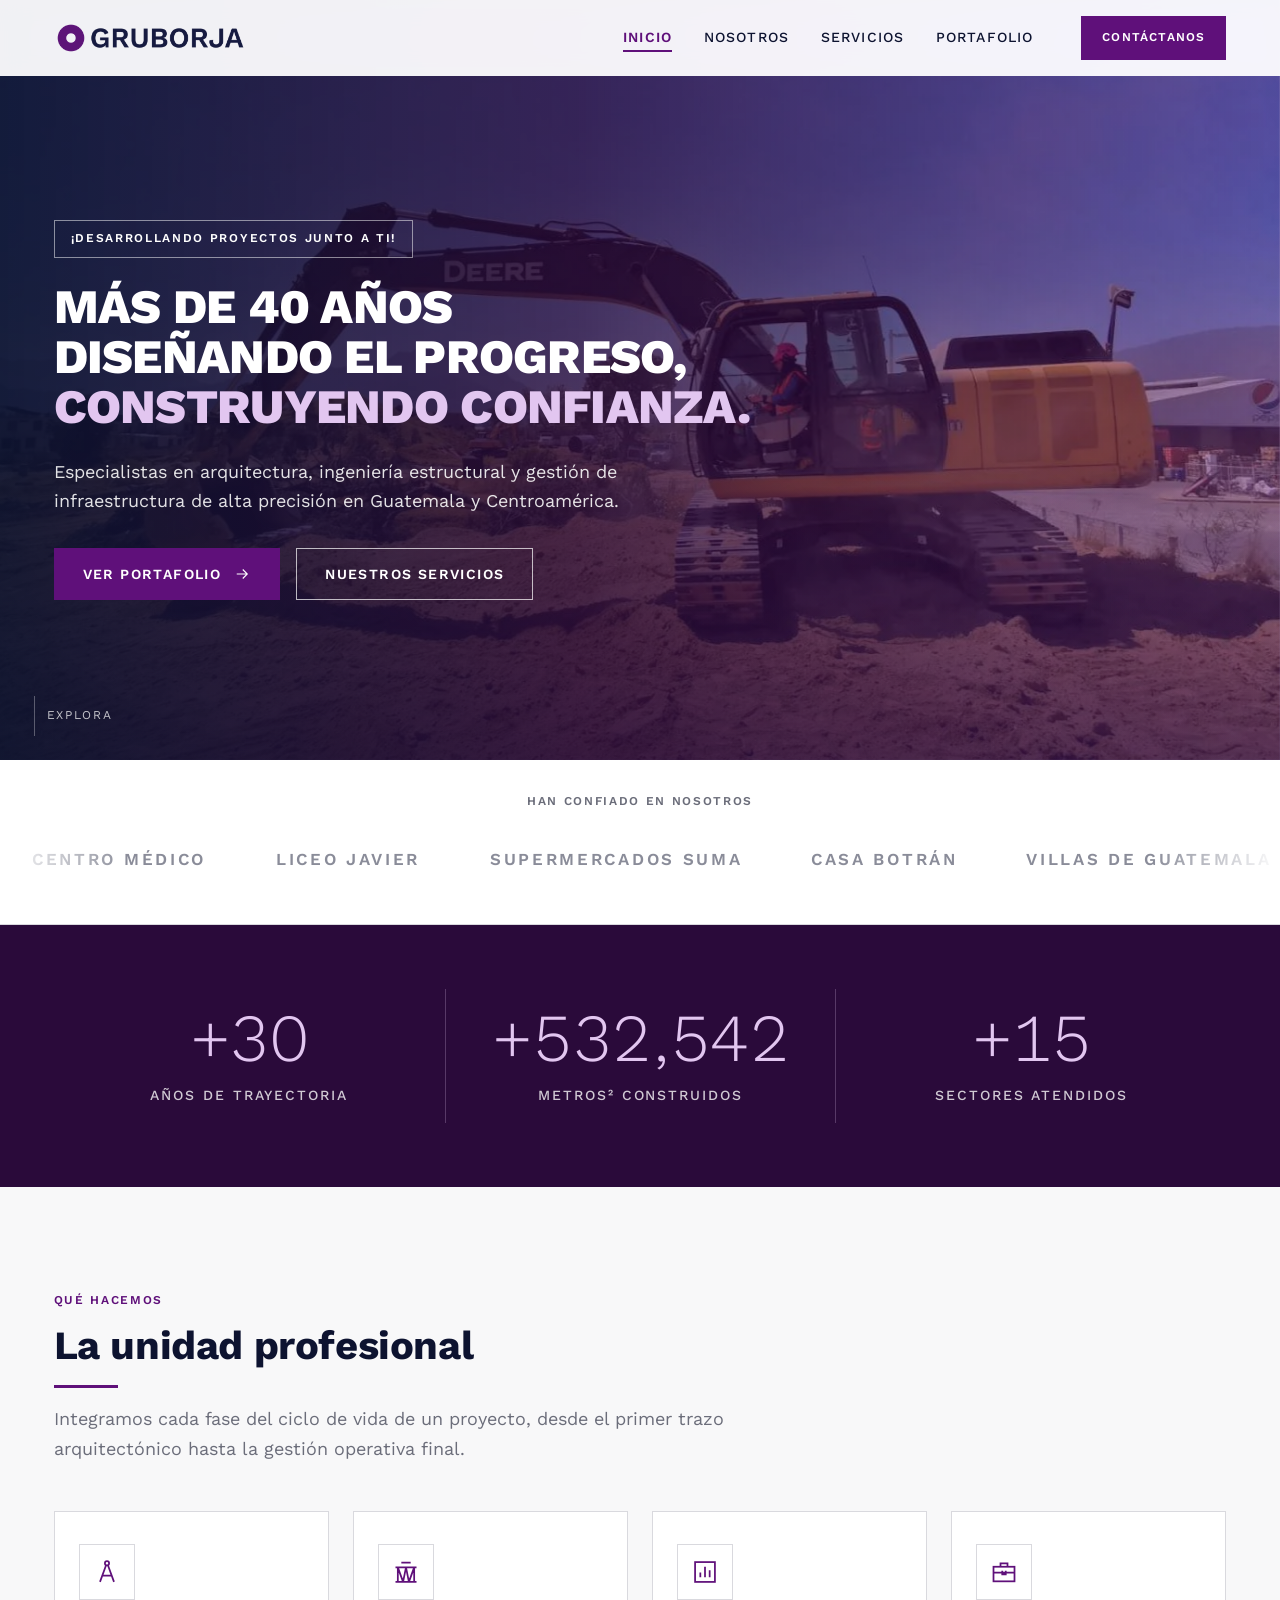
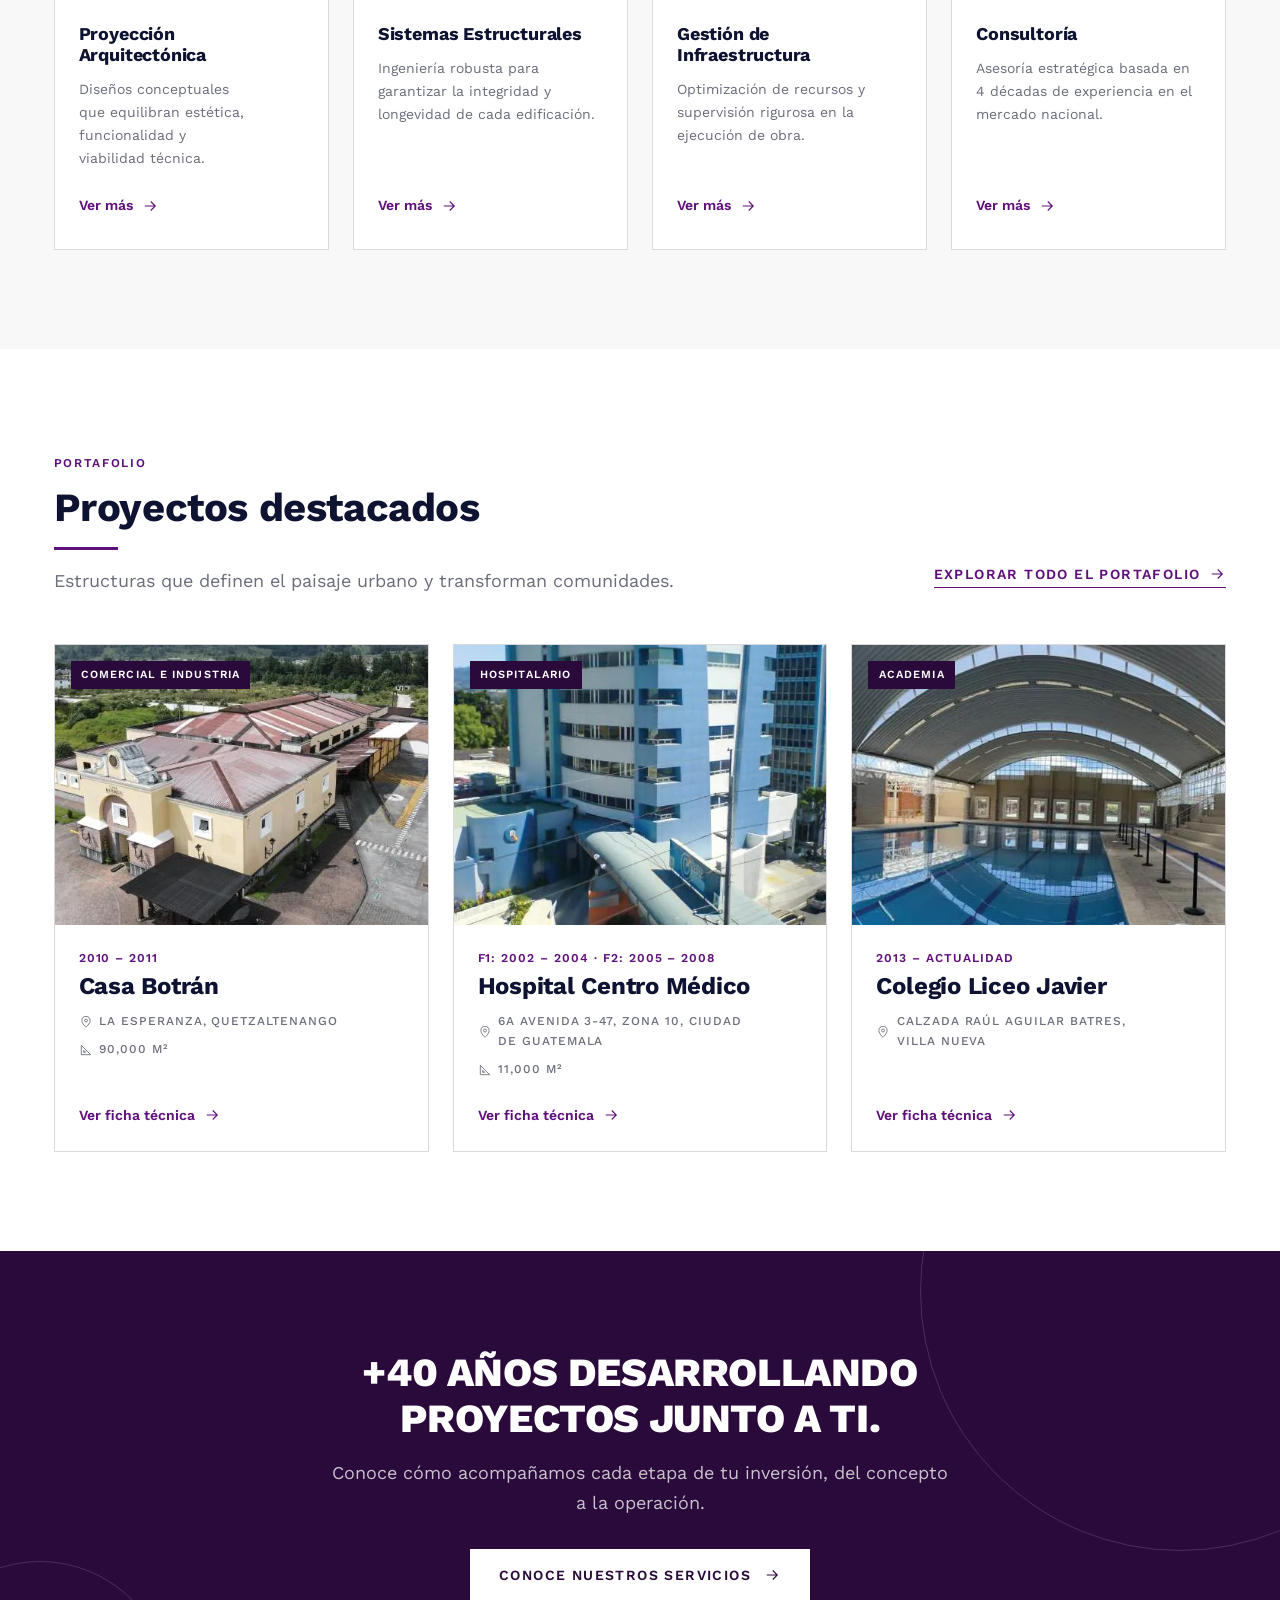
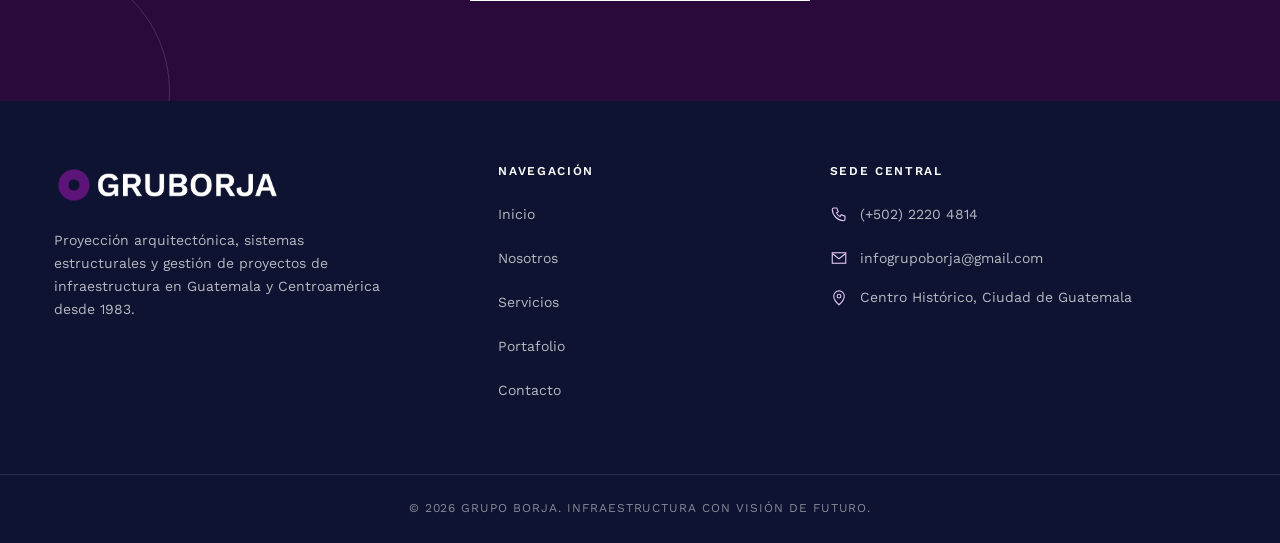
<file: index.html>
<!DOCTYPE html>
<html lang="es" class="no-js">
<head>
  <meta charset="UTF-8">
  <meta name="viewport" content="width=device-width, initial-scale=1.0">
  <title>GRUBORJA | Arquitectura, ingeniería estructural y gestión de proyectos en Guatemala</title>
  <meta name="description" content="Más de 40 años diseñando el progreso en Guatemala. Proyección arquitectónica, sistemas estructurales, gestión de infraestructura y consultoría. +700,000 m² construidos.">

  <!-- Vista previa al compartir en WhatsApp, Facebook, LinkedIn -->
  <meta property="og:type" content="website">
  <meta property="og:title" content="GRUBORJA | Desarrollando proyectos junto a ti">
  <meta property="og:description" content="Más de 40 años de trayectoria. +700,000 m² construidos en Guatemala y Centroamérica.">
  <meta property="og:image" content="assets/img/sitio/og-imagen.jpg">
  <meta property="og:locale" content="es_GT">
  <meta name="theme-color" content="#0D1330">

  <link rel="icon" type="image/png" href="assets/logos/favicon.png">
  <link rel="apple-touch-icon" href="assets/logos/favicon.png">

  <!-- Tipografía de marca: Work Sans (la misma del logo y de los documentos GRUBORJA) -->
  <link rel="preconnect" href="https://fonts.googleapis.com">
  <link rel="preconnect" href="https://fonts.gstatic.com" crossorigin>
  <link href="https://fonts.googleapis.com/css2?family=Work+Sans:ital,wght@0,300;0,400;0,500;0,600;0,700;0,800;1,400;1,600&display=swap" rel="stylesheet">

  <!-- Imagen del hero: se precarga para que aparezca rápido -->
  <link rel="preload" as="image" href="assets/img/sitio/hero-inicio.webp">

  <link rel="stylesheet" href="css/variables.css">
  <link rel="stylesheet" href="css/base.css">
  <link rel="stylesheet" href="css/componentes.css">
  <link rel="stylesheet" href="css/paginas.css">
</head>
<body>

  <a class="skip-link" href="#contenido">Saltar al contenido</a>

  <!-- =====================================================
       HEADER FIJO (igual en todas las páginas)
       ===================================================== -->
  <header class="site-header">
    <div class="container site-header__inner">
      <a class="site-header__logo" href="index.html" aria-label="GRUBORJA — Inicio">
        <img src="assets/img/marca/gruborja-banner-color.png" alt="GRUBORJA" width="684" height="120">
      </a>

      <button class="menu-toggle" type="button" aria-expanded="false" aria-controls="menu-principal" aria-label="Abrir menú">
        <span class="menu-toggle__bar"></span>
        <span class="menu-toggle__bar"></span>
        <span class="menu-toggle__bar"></span>
      </button>

      <nav class="main-nav" id="menu-principal" aria-label="Navegación principal">
        <ul class="main-nav__list" role="list">
          <li><a class="main-nav__link" href="index.html" aria-current="page">Inicio</a></li>
          <li><a class="main-nav__link" href="nosotros.html">Nosotros</a></li>
          <li><a class="main-nav__link" href="servicios.html">Servicios</a></li>
          <li><a class="main-nav__link" href="portafolio.html">Portafolio</a></li>
        </ul>
        <a class="btn btn--primary btn--sm" href="contacto.html">Contáctanos</a>
      </nav>
    </div>
  </header>

  <main id="contenido">

    <!-- =====================================================
         HERO
         ===================================================== -->
    <section class="hero" aria-labelledby="hero-titulo">
      <div class="hero__media">
        <img src="assets/img/sitio/hero-inicio.webp" alt="" fetchpriority="high">
      </div>

      <div class="container">
        <div class="hero__content">
          <p class="hero__tag">¡Desarrollando proyectos junto a ti!</p>
          <h1 class="hero__title" id="hero-titulo">
            Más de 40 años diseñando el progreso, <em>construyendo confianza.</em>
          </h1>
          <p class="hero__text">
            Especialistas en arquitectura, ingeniería estructural y gestión de infraestructura
            de alta precisión en Guatemala y Centroamérica.
          </p>
          <div class="hero__actions">
            <!-- Botón principal: morado sólido (mayor peso visual) -->
            <a class="btn btn--primary" href="portafolio.html">
              Ver portafolio
              <svg viewBox="0 0 24 24" fill="none" stroke="currentColor" stroke-width="1.5" aria-hidden="true"><path d="M5 12h14M13 6l6 6-6 6"/></svg>
            </a>
            <!-- Botón secundario: solo borde -->
            <a class="btn btn--outline" href="servicios.html">Nuestros servicios</a>
          </div>
        </div>
      </div>

      <a class="hero__scroll" href="#clientes" aria-label="Bajar a la siguiente sección">
        <span class="hero__scroll-line"></span> Explora
      </a>
    </section>

    <!-- =====================================================
         CARRUSEL DE CLIENTES
         Para agregar logos: reemplaza el <span class="client__name">
         por  <img class="client__logo" src="assets/logos/clientes/archivo.svg" alt="Nombre">
         ===================================================== -->
    <section class="clients" id="clientes" aria-label="Clientes que confían en nosotros">
      <p class="clients__label">Han confiado en nosotros</p>
      <div class="clients__viewport">
        <div class="clients__track">
          <ul class="clients__list" role="list">
            <li class="client"><span class="client__name">Centro Médico</span></li>
            <li class="client"><span class="client__name">Liceo Javier</span></li>
            <li class="client"><span class="client__name">Supermercados SUMA</span></li>
            <li class="client"><span class="client__name">Casa Botrán</span></li>
            <li class="client"><span class="client__name">Villas de Guatemala</span></li>
            <li class="client"><span class="client__name">Hotel Hilton</span></li>
          </ul>
          <!-- JS duplica la lista aquí para el giro infinito -->
        </div>
      </div>
    </section>

    <!-- =====================================================
         ESTADÍSTICAS (contadores animados)
         ===================================================== -->
    <section class="stats" aria-label="GRUBORJA en cifras">
      <div class="container stats__grid">
        <div class="stat reveal">
          <span class="stat__number" data-count="40" data-prefix="+">+40</span>
          <span class="stat__label">Años de trayectoria</span>
        </div>
        <div class="stat reveal">
          <span class="stat__number" data-count="700000" data-prefix="+">+700,000</span>
          <span class="stat__label">Metros² construidos</span>
        </div>
        <div class="stat reveal">
          <span class="stat__number" data-count="20" data-prefix="+">+20</span>
          <span class="stat__label">Sectores atendidos</span>
        </div>
      </div>
    </section>

    <!-- =====================================================
         SERVICIOS — LA UNIDAD PROFESIONAL
         Cada tarjeta completa es un enlace a su servicio.
         ===================================================== -->
    <section class="section" aria-labelledby="servicios-titulo">
      <div class="container">
        <div class="section-head reveal">
          <span class="eyebrow">Qué hacemos</span>
          <h2 class="section-title" id="servicios-titulo">La unidad profesional</h2>
          <p class="section-lead">
            Integramos cada fase del ciclo de vida de un proyecto, desde el primer trazo
            arquitectónico hasta la gestión operativa final.
          </p>
        </div>

        <ul class="service-links" role="list">
          <li class="reveal">
            <a class="service-link" href="servicios.html#arquitectura">
              <span class="service-icon">
                <svg viewBox="0 0 24 24" fill="none" stroke="currentColor" stroke-width="1.5" aria-hidden="true"><circle cx="12" cy="4.5" r="1.8"/><path d="M11.2 6.2 6 20.5M12.8 6.2 18 20.5M8.2 15h7.6"/></svg>
              </span>
              <h3 class="service-link__title">Proyección Arquitectónica</h3>
              <p class="service-link__text">Diseños conceptuales que equilibran estética, funcionalidad y viabilidad técnica.</p>
              <span class="service-link__more">Ver más <svg viewBox="0 0 24 24" fill="none" stroke="currentColor" stroke-width="1.5" aria-hidden="true"><path d="M5 12h14M13 6l6 6-6 6"/></svg></span>
            </a>
          </li>
          <li class="reveal">
            <a class="service-link" href="servicios.html#ingenierias">
              <span class="service-icon">
                <svg viewBox="0 0 24 24" fill="none" stroke="currentColor" stroke-width="1.5" aria-hidden="true"><path d="M3 20.5h18M5 20.5V8M19 20.5V8M3 8h18M5 8l4.5 12.5M9.5 20.5 12 8l2.5 12.5M14.5 20.5 19 8M8 4h8"/></svg>
              </span>
              <h3 class="service-link__title">Sistemas Estructurales</h3>
              <p class="service-link__text">Ingeniería robusta para garantizar la integridad y longevidad de cada edificación.</p>
              <span class="service-link__more">Ver más <svg viewBox="0 0 24 24" fill="none" stroke="currentColor" stroke-width="1.5" aria-hidden="true"><path d="M5 12h14M13 6l6 6-6 6"/></svg></span>
            </a>
          </li>
          <li class="reveal">
            <a class="service-link" href="servicios.html#construccion">
              <span class="service-icon">
                <svg viewBox="0 0 24 24" fill="none" stroke="currentColor" stroke-width="1.5" aria-hidden="true"><rect x="3.5" y="3.5" width="17" height="17"/><path d="M8 16.5v-4M12 16.5v-9M16 16.5v-6"/></svg>
              </span>
              <h3 class="service-link__title">Gestión de Infraestructura</h3>
              <p class="service-link__text">Optimización de recursos y supervisión rigurosa en la ejecución de obra.</p>
              <span class="service-link__more">Ver más <svg viewBox="0 0 24 24" fill="none" stroke="currentColor" stroke-width="1.5" aria-hidden="true"><path d="M5 12h14M13 6l6 6-6 6"/></svg></span>
            </a>
          </li>
          <li class="reveal">
            <a class="service-link" href="servicios.html#anteproyecto">
              <span class="service-icon">
                <svg viewBox="0 0 24 24" fill="none" stroke="currentColor" stroke-width="1.5" aria-hidden="true"><rect x="3" y="7.5" width="18" height="12.5"/><path d="M9 7.5V4.5h6v3M3 12.5h18M10.5 11v3h3v-3"/></svg>
              </span>
              <h3 class="service-link__title">Consultoría</h3>
              <p class="service-link__text">Asesoría estratégica basada en 4 décadas de experiencia en el mercado nacional.</p>
              <span class="service-link__more">Ver más <svg viewBox="0 0 24 24" fill="none" stroke="currentColor" stroke-width="1.5" aria-hidden="true"><path d="M5 12h14M13 6l6 6-6 6"/></svg></span>
            </a>
          </li>
        </ul>
      </div>
    </section>

    <!-- =====================================================
         PROYECTOS DESTACADOS
         Se llenan desde data/proyectos.js (destacado: true)
         ===================================================== -->
    <section class="section section--white" aria-labelledby="destacados-titulo">
      <div class="container">
        <div class="section-head-row reveal">
          <div class="section-head">
            <span class="eyebrow">Portafolio</span>
            <h2 class="section-title" id="destacados-titulo">Proyectos destacados</h2>
            <p class="section-lead">Estructuras que definen el paisaje urbano y transforman comunidades.</p>
          </div>
          <a class="link-arrow" href="portafolio.html">
            Explorar todo el portafolio
            <svg viewBox="0 0 24 24" fill="none" stroke="currentColor" stroke-width="1.5" aria-hidden="true"><path d="M5 12h14M13 6l6 6-6 6"/></svg>
          </a>
        </div>

        <ul class="project-grid" id="destacados-grid" role="list"></ul>
      </div>
    </section>

    <!-- =====================================================
         CTA FINAL → SERVICIOS
         ===================================================== -->
    <section class="cta-band" aria-labelledby="cta-titulo">
      <div class="container reveal">
        <h2 class="cta-band__title" id="cta-titulo">+40 años desarrollando proyectos junto a ti.</h2>
        <p class="cta-band__text">Conoce cómo acompañamos cada etapa de tu inversión, del concepto a la operación.</p>
        <div class="cta-band__actions">
          <a class="btn btn--invert" href="servicios.html">
            Conoce nuestros servicios
            <svg viewBox="0 0 24 24" fill="none" stroke="currentColor" stroke-width="1.5" aria-hidden="true"><path d="M5 12h14M13 6l6 6-6 6"/></svg>
          </a>
        </div>
      </div>
    </section>

  </main>

  <!-- =====================================================
       FOOTER (igual en todas las páginas)
       ===================================================== -->
  <footer class="site-footer">
    <div class="container site-footer__grid">
      <div class="site-footer__brand">
        <img class="site-footer__logo" src="assets/img/marca/gruborja-banner-blanco.png" alt="GRUBORJA" width="683" height="120">
        <p>Proyección arquitectónica, sistemas estructurales y gestión de proyectos de infraestructura en Guatemala y Centroamérica desde 1983.</p>
      </div>

      <nav aria-label="Navegación del pie de página">
        <h2 class="site-footer__title">Navegación</h2>
        <ul class="site-footer__list" role="list">
          <li><a href="index.html">Inicio</a></li>
          <li><a href="nosotros.html">Nosotros</a></li>
          <li><a href="servicios.html">Servicios</a></li>
          <li><a href="portafolio.html">Portafolio</a></li>
          <li><a href="contacto.html">Contacto</a></li>
        </ul>
      </nav>

      <div>
        <h2 class="site-footer__title">Sede central</h2>
        <ul class="site-footer__list" role="list">
          <li>
            <a href="tel:+50222204814">
              <svg viewBox="0 0 24 24" fill="none" stroke="currentColor" stroke-width="1.5" aria-hidden="true"><path d="M5 4h4l2 5-2.5 1.5a11 11 0 0 0 5 5L15 13l5 2v4a2 2 0 0 1-2 2A16 16 0 0 1 3 6a2 2 0 0 1 2-2Z"/></svg>
              (+502) 2220 4814
            </a>
          </li>
          <li>
            <a href="mailto:infogrupoborja@gmail.com">
              <svg viewBox="0 0 24 24" fill="none" stroke="currentColor" stroke-width="1.5" aria-hidden="true"><rect x="3" y="5" width="18" height="14"/><path d="m3 6 9 7 9-7"/></svg>
              infogrupoborja@gmail.com
            </a>
          </li>
        </ul>
        <address class="site-footer__address">
          <svg viewBox="0 0 24 24" fill="none" stroke="currentColor" stroke-width="1.5" aria-hidden="true"><path d="M12 21s-7-6.1-7-11.5A7 7 0 0 1 19 9.5C19 14.9 12 21 12 21Z"/><circle cx="12" cy="9.5" r="2.5"/></svg>
          <span>Centro Histórico, Ciudad de Guatemala</span>
        </address>
      </div>
    </div>

    <div class="site-footer__bottom">
      <div class="container">© <span data-year>2026</span> Grupo Borja. Infraestructura con visión de futuro.</div>
    </div>
  </footer>

  <!-- Scripts: primero los datos, luego las funciones -->
  <script src="data/proyectos.js"></script>
  <script src="js/main.js"></script>
  <script src="js/proyectos.js"></script>
  <script src="js/inicio.js"></script>
</body>
</html>
</file>
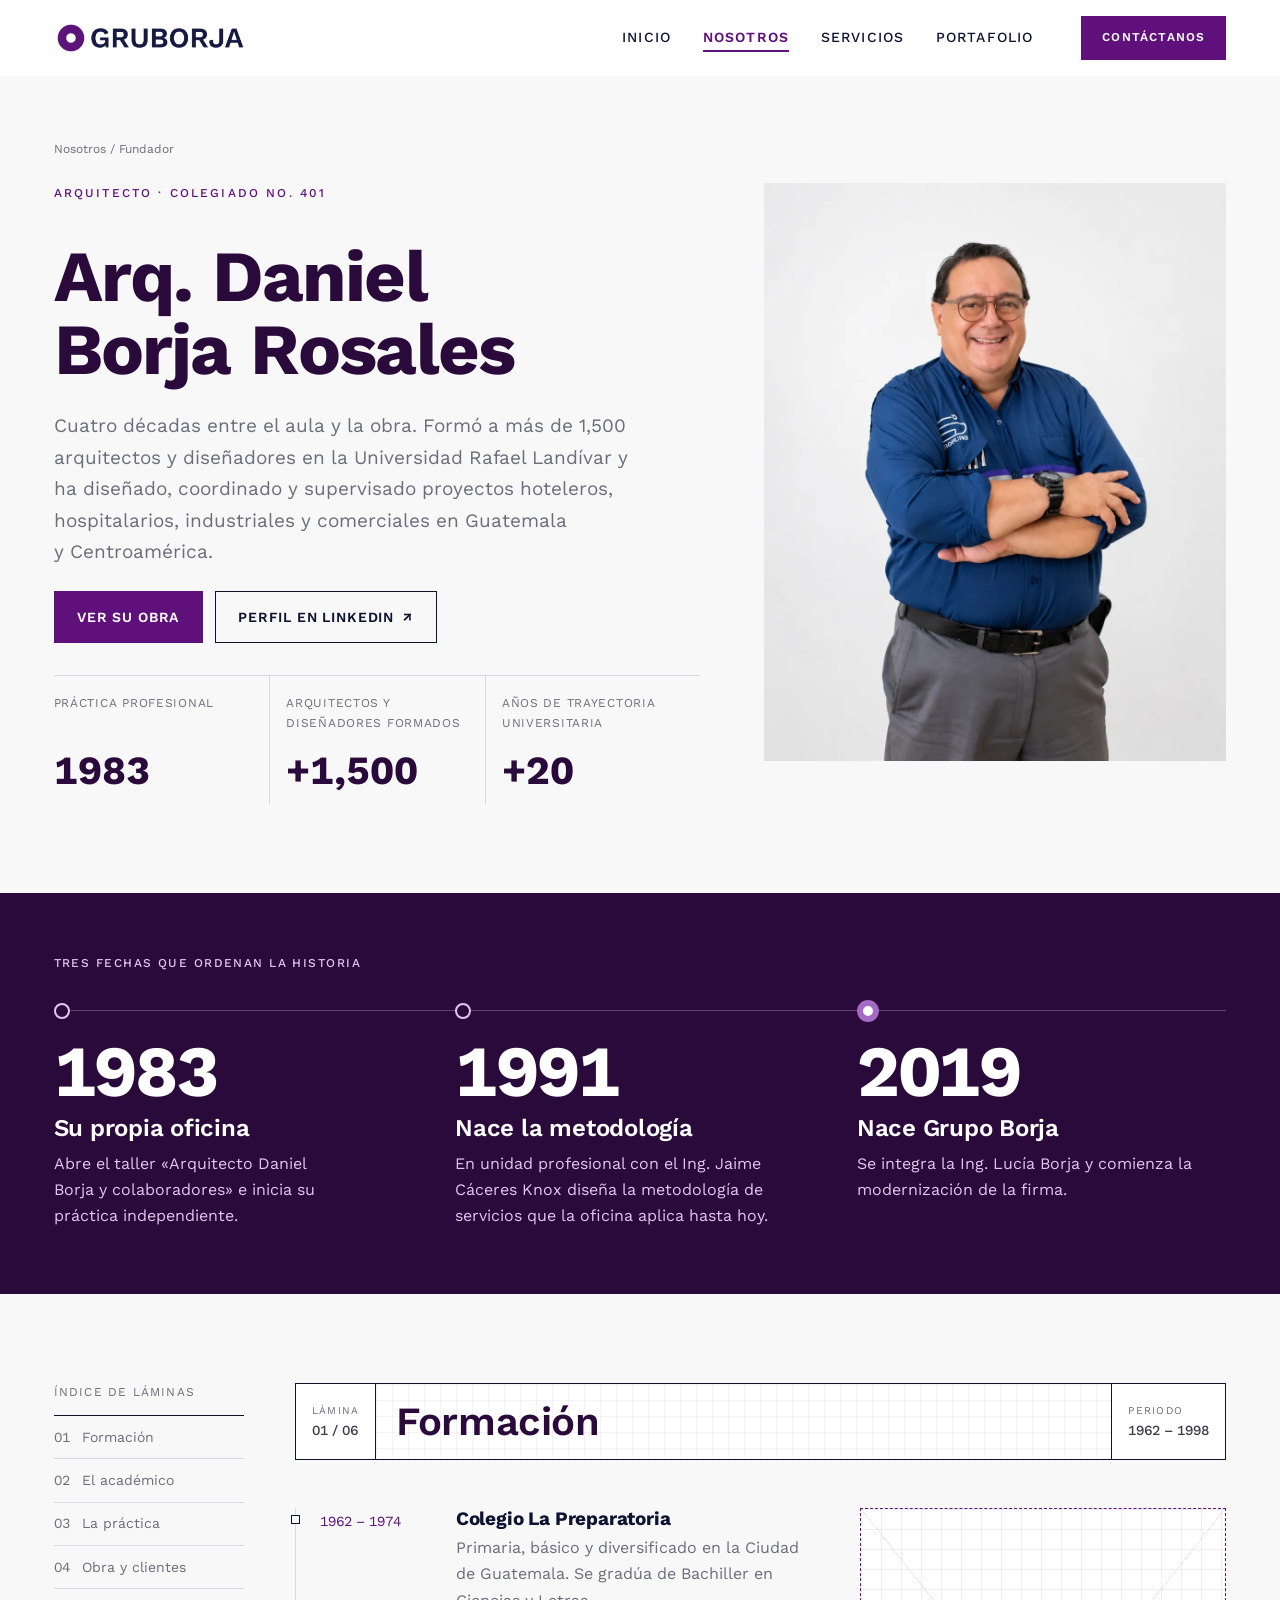
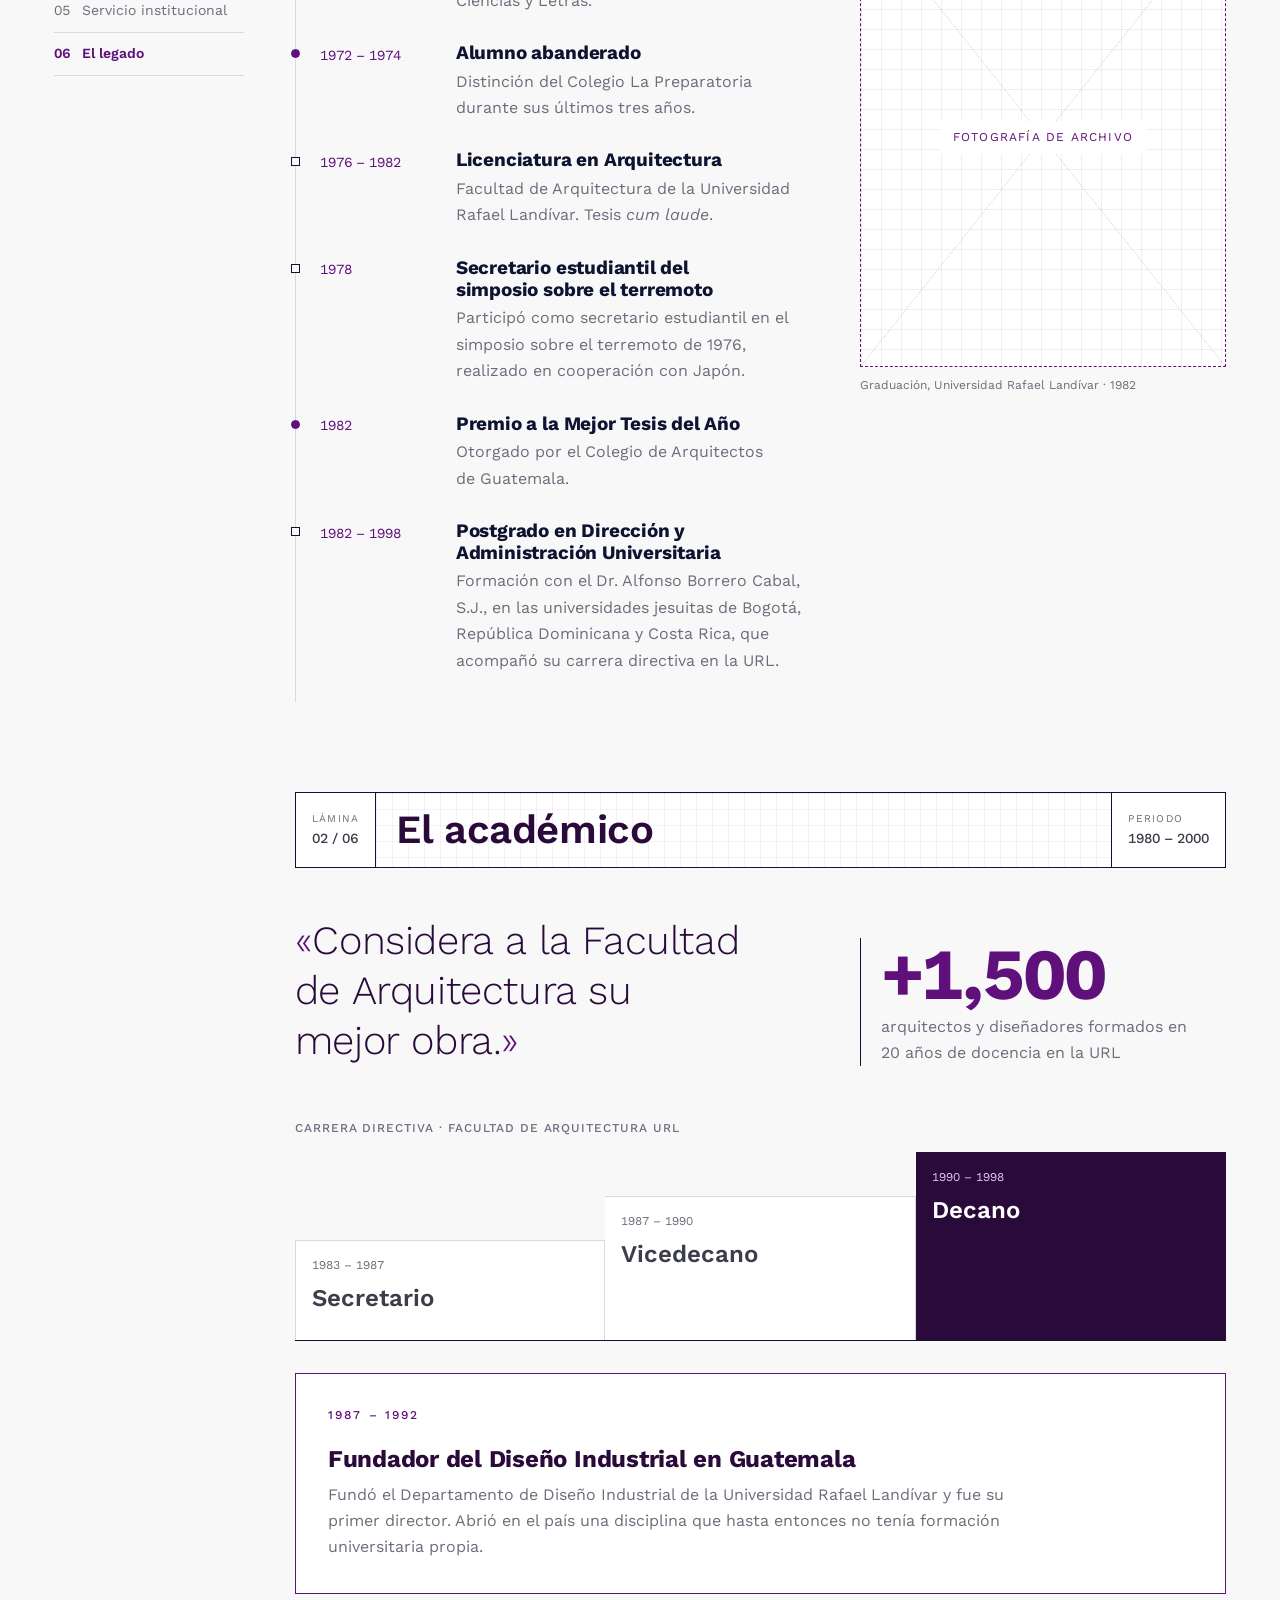
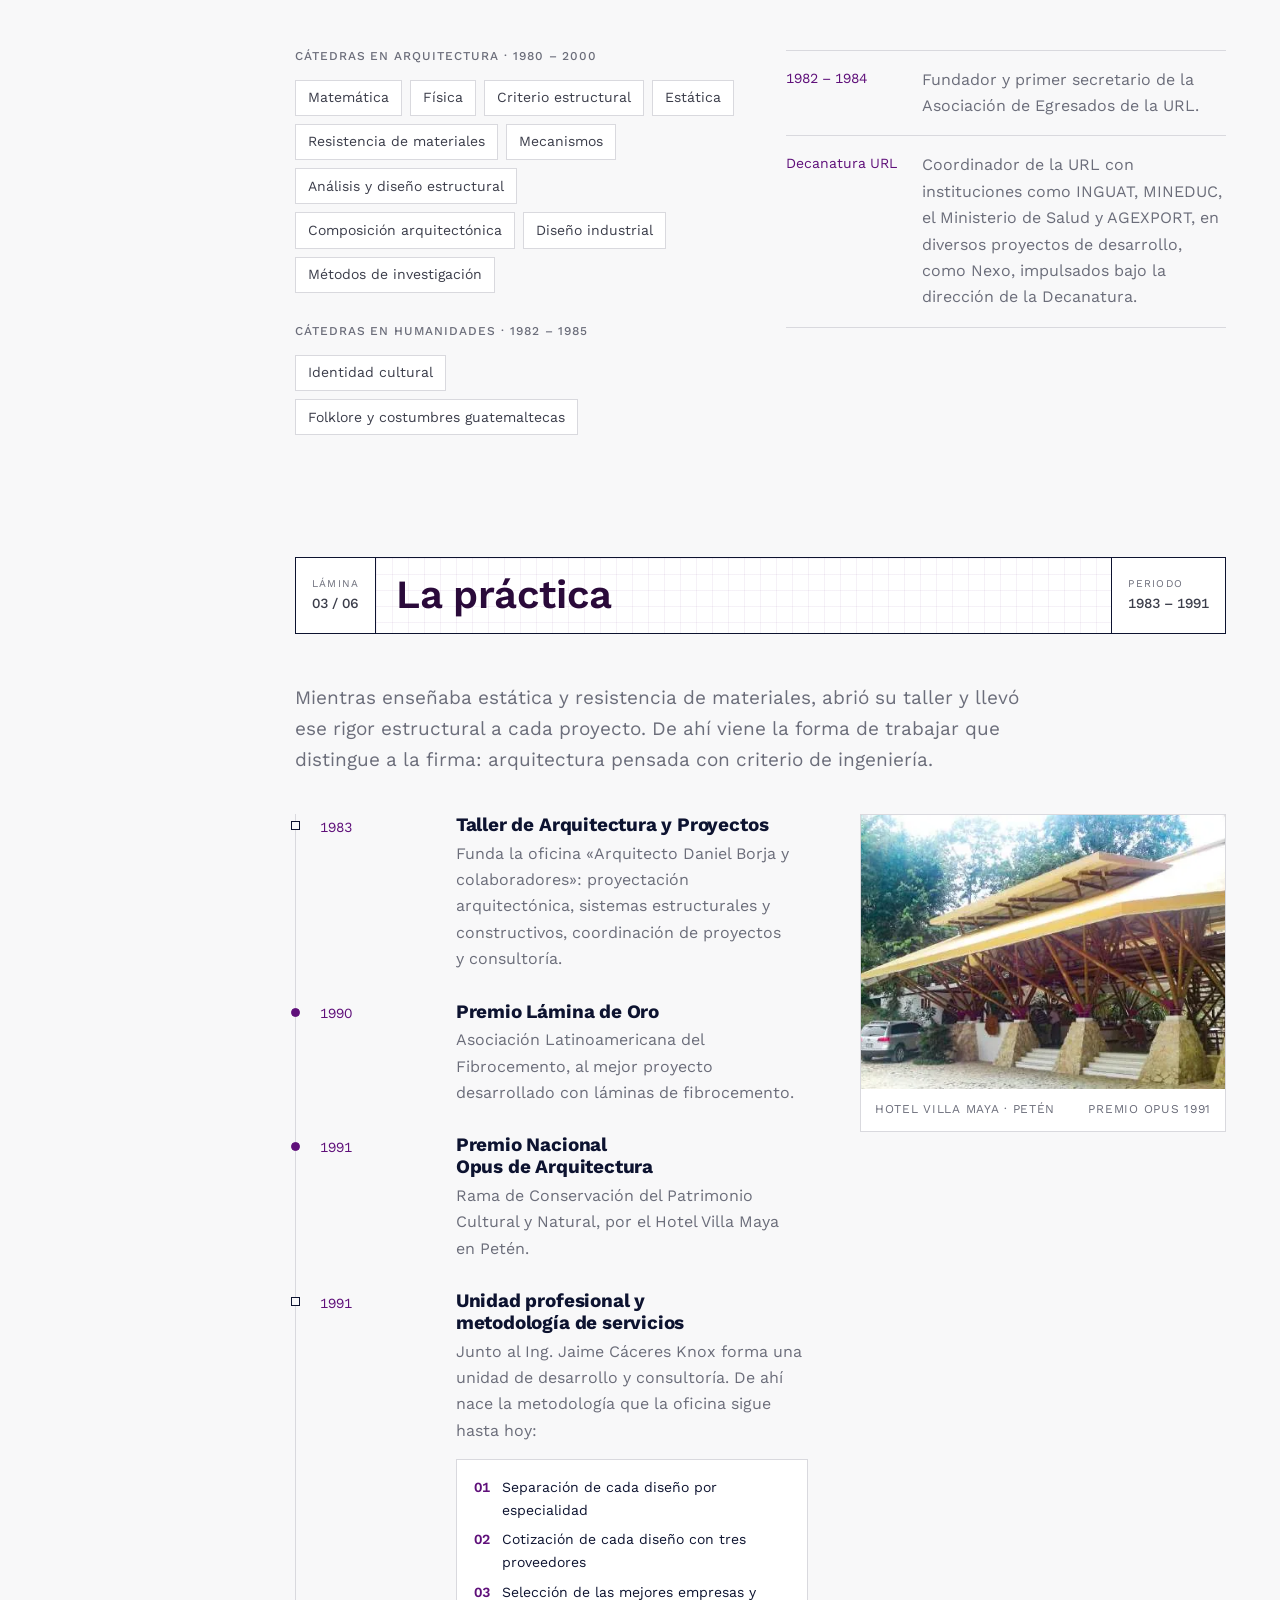
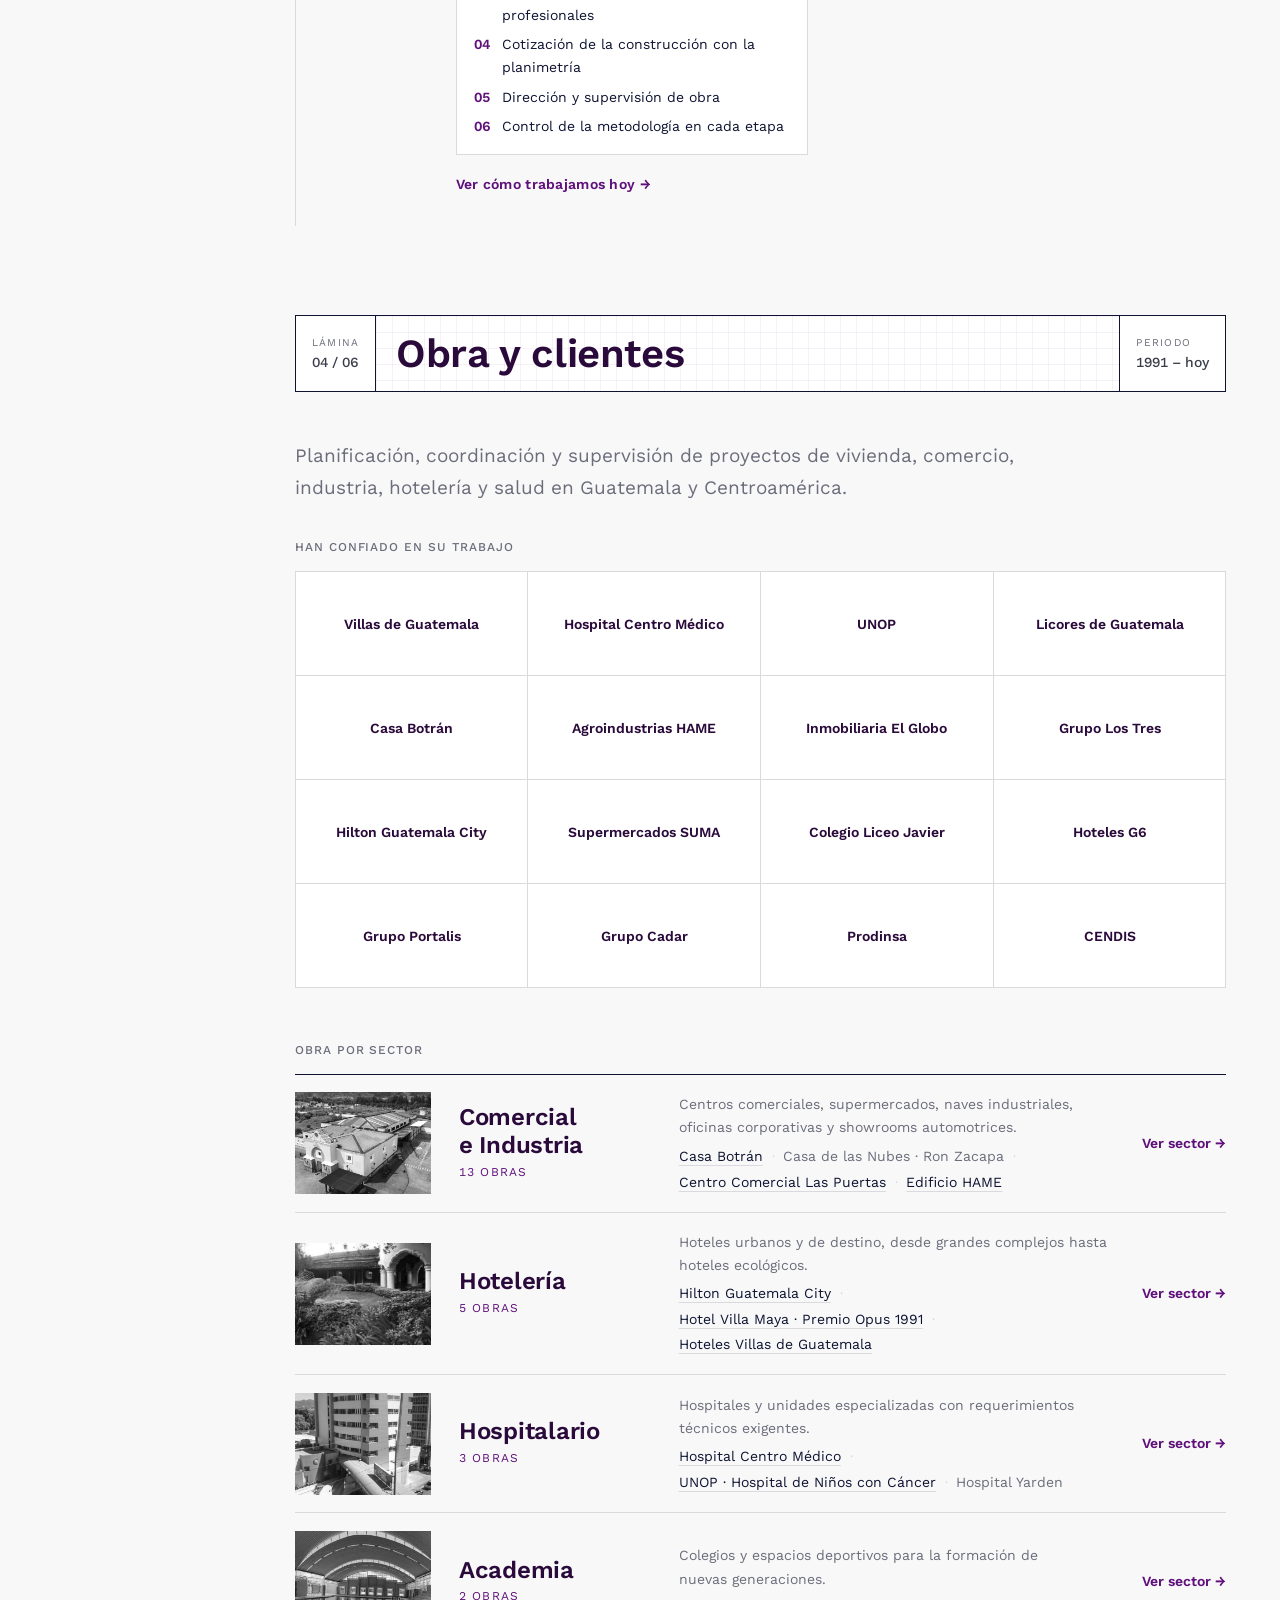
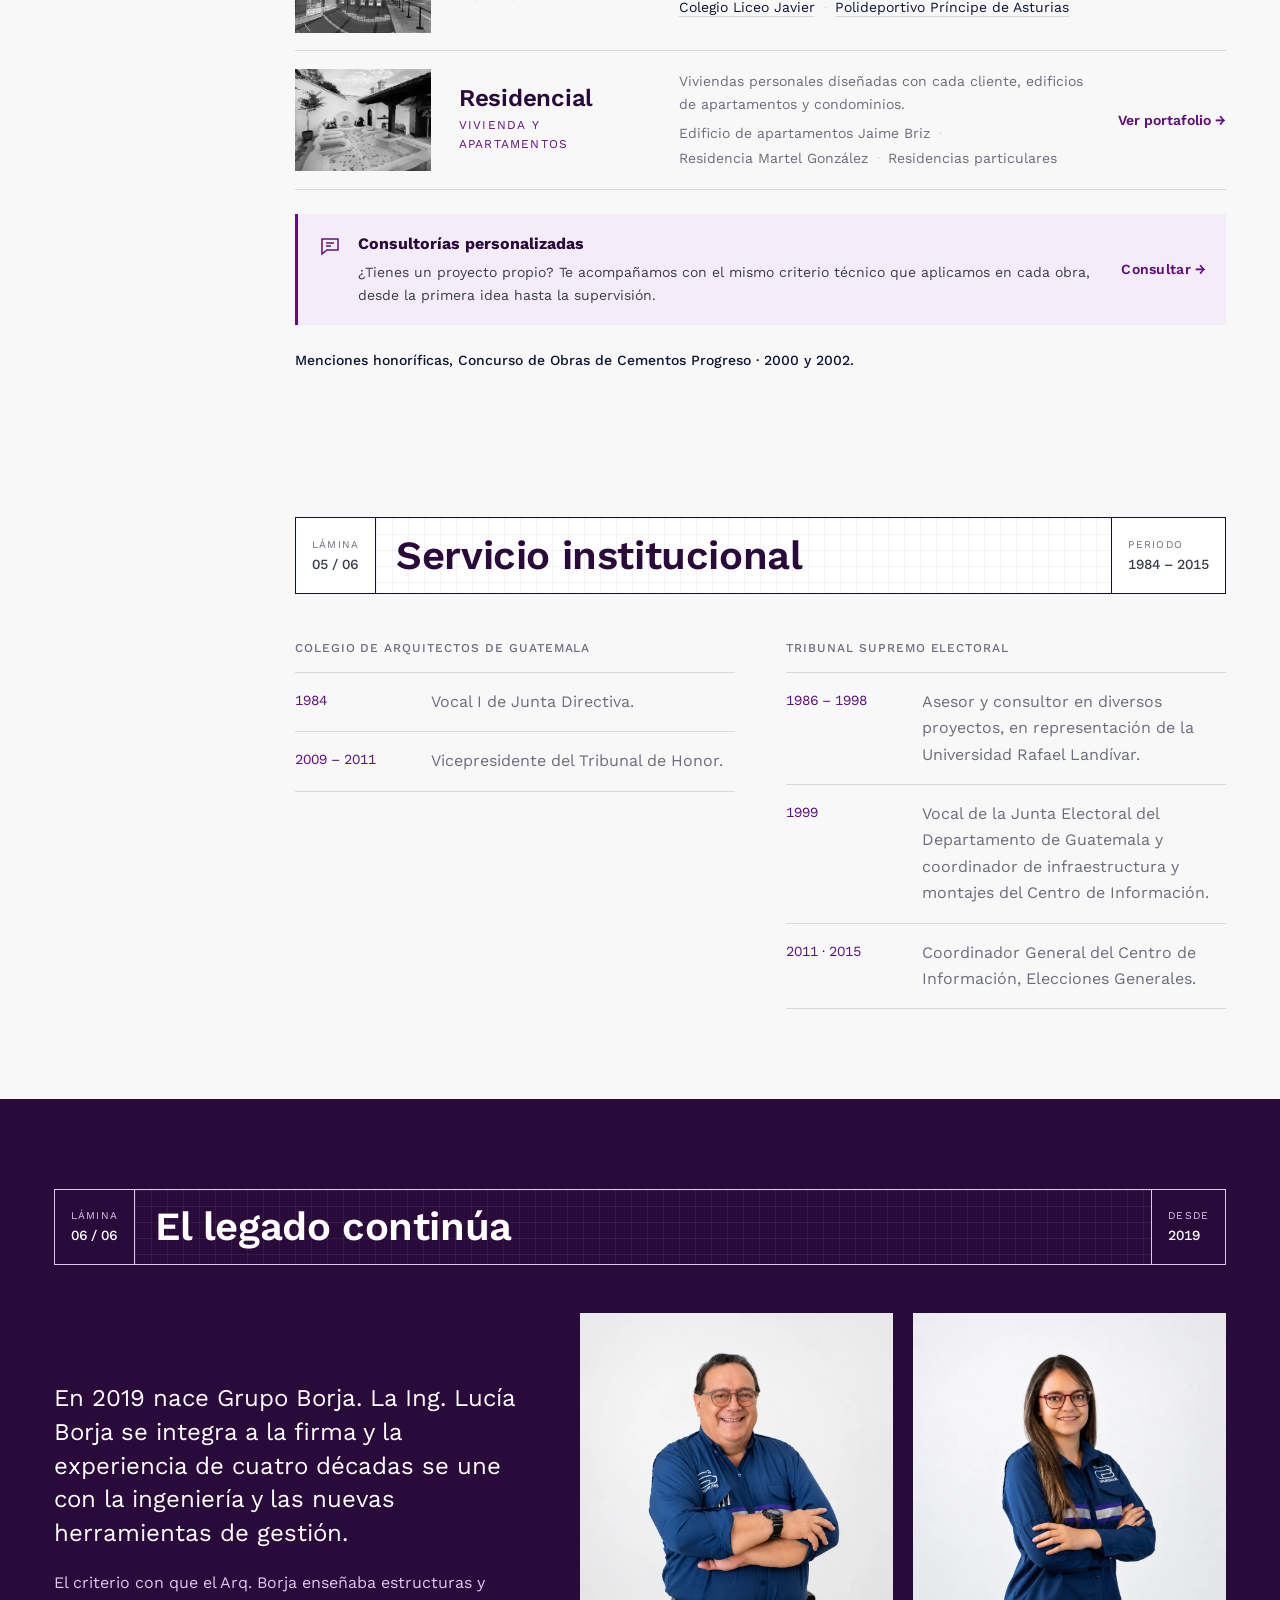
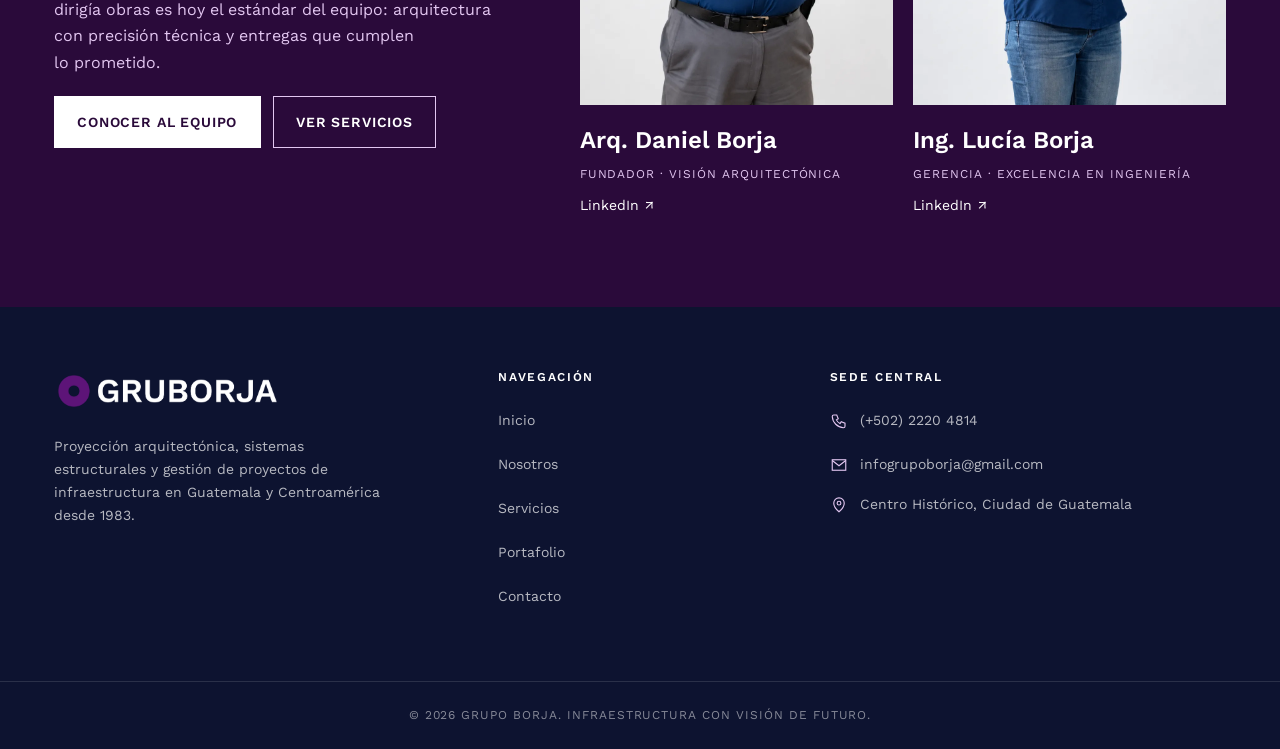
<file: codbr.html>
<!DOCTYPE html>
<html lang="es" class="no-js">
<head>
  <meta charset="UTF-8">
  <meta name="viewport" content="width=device-width, initial-scale=1.0">
  <title>Arq. Daniel Borja</title>

  <!-- ==========================================================
       SEO: descripción y vista previa al compartir (WhatsApp, LinkedIn)
       Cambia "https://gruborja.com" por el dominio final del sitio.
       ========================================================== -->
  <meta name="description" content="Trayectoria del Arq. Daniel Borja Rosales: exdecano de la Facultad de Arquitectura URL, fundador del Diseño Industrial en Guatemala y más de 40 años de práctica profesional.">
  <meta property="og:type" content="profile">
  <meta property="og:title" content="Arq. Daniel Borja Rosales | Trayectoria">
  <meta property="og:description" content="Exdecano de Arquitectura URL, formador de más de 1,500 arquitectos y diseñadores y más de 40 años de obra en Guatemala y Centroamérica.">
  <meta property="og:image" content="assets/img/equipo/daniel-borja.webp">
  <meta property="og:url" content="https://gruborja.com/codbr.html">

  <!-- Tipografía de marca: Work Sans (la misma del logo y de los documentos GRUBORJA) -->
  <link rel="preconnect" href="https://fonts.googleapis.com">
  <link rel="preconnect" href="https://fonts.gstatic.com" crossorigin>
  <link href="https://fonts.googleapis.com/css2?family=Work+Sans:ital,wght@0,300;0,400;0,500;0,600;0,700;0,800;1,400;1,600&display=swap" rel="stylesheet">

  <link rel="icon" type="image/png" href="assets/logos/favicon.png">
  <link rel="apple-touch-icon" href="assets/logos/favicon.png">

  <!-- Estilos compartidos del sitio + estilos propios de esta página -->
  <link rel="stylesheet" href="css/variables.css">
  <link rel="stylesheet" href="css/base.css">
  <link rel="stylesheet" href="css/componentes.css">
  <link rel="stylesheet" href="css/fundador.css">

  <!-- Datos estructurados: ayudan a Google a entender quién es el Arq. Borja -->
  <script type="application/ld+json">
  {
    "@context": "https://schema.org",
    "@type": "Person",
    "name": "Daniel Arturo Borja Rosales",
    "honorificPrefix": "Arq.",
    "jobTitle": "Arquitecto fundador",
    "nationality": "Guatemalteca",
    "worksFor": { "@type": "Organization", "name": "GRUBORJA" },
    "alumniOf": [
      { "@type": "CollegeOrUniversity", "name": "Universidad Rafael Landívar" },
      { "@type": "EducationalOrganization", "name": "Colegio La Preparatoria" }
    ],
    "award": [
      "Premio a la Mejor Tesis del Año 1982, Colegio de Arquitectos de Guatemala",
      "Premio Lámina de Oro 1990, Asociación Latinoamericana del Fibrocemento",
      "Premio Nacional Opus de Arquitectura 1991, Hotel Villa Maya"
    ],
    "sameAs": ["https://www.linkedin.com/in/arqdanielborja/"]
  }
  </script>
</head>
<body>

  <a class="skip-link" href="#contenido">Saltar al contenido</a>

  <!-- HEADER FIJO (igual en todas las páginas) -->
  <header class="site-header">
    <div class="container site-header__inner">
      <a class="site-header__logo" href="index.html" aria-label="GRUBORJA — Inicio">
        <img src="assets/img/marca/gruborja-banner-color.png" alt="GRUBORJA" width="684" height="120">
      </a>

      <button class="menu-toggle" type="button" aria-expanded="false" aria-controls="menu-principal" aria-label="Abrir menú">
        <span class="menu-toggle__bar"></span>
        <span class="menu-toggle__bar"></span>
        <span class="menu-toggle__bar"></span>
      </button>

      <nav class="main-nav" id="menu-principal" aria-label="Navegación principal">
        <ul class="main-nav__list" role="list">
          <li><a class="main-nav__link" href="index.html">Inicio</a></li>
          <li><a class="main-nav__link" href="nosotros.html" aria-current="page">Nosotros</a></li>
          <li><a class="main-nav__link" href="servicios.html">Servicios</a></li>
          <li><a class="main-nav__link" href="portafolio.html">Portafolio</a></li>
        </ul>
        <a class="btn btn--primary btn--sm" href="contacto.html">Contáctanos</a>
      </nav>
    </div>
  </header>

  <main id="contenido">

    <!-- ==========================================================
         PORTADA
         ========================================================== -->
    <section class="portada" aria-labelledby="titulo-portada">
      <div class="contenedor portada__grid">

        <div class="portada__texto">
          <p class="migas"><a href="nosotros.html">Nosotros</a> <span aria-hidden="true">/</span> Fundador</p>
          <p class="eyebrow">Arquitecto · Colegiado No. 401</p>
          <h1 id="titulo-portada">Arq. Daniel Borja&nbsp;Rosales</h1>
          <p class="portada__lead">
            Cuatro décadas entre el aula y la obra. Formó a más de 1,500 arquitectos y diseñadores
            en la Universidad Rafael Landívar y ha diseñado, coordinado y supervisado
            proyectos hoteleros, hospitalarios, industriales y comerciales en Guatemala
            y Centroamérica.
          </p>

          <div class="portada__acciones">
            <a class="boton boton--primario" href="#lamina-04">Ver su obra</a>
            <a class="boton boton--linea" href="https://www.linkedin.com/in/arqdanielborja/" target="_blank" rel="noopener">
              Perfil en LinkedIn <span aria-hidden="true">↗</span>
            </a>
          </div>

          <dl class="cifras">
            <div class="cifras__item">
              <dt>Práctica profesional</dt>
              <dd>1983</dd>
            </div>
            <div class="cifras__item">
              <dt>Arquitectos y diseñadores formados</dt>
              <dd>+1,500</dd>
            </div>
            <div class="cifras__item">
              <dt>Años de trayectoria universitaria</dt>
              <dd>+20</dd>
            </div>
          </dl>
        </div>

        <figure class="portada__retrato">
          <img src="assets/img/equipo/daniel-borja.webp" width="1000" height="1250" fetchpriority="high"
               alt="Retrato del Arq. Daniel Borja con los brazos cruzados, vistiendo camisa azul de GRUBORJA">
        </figure>

      </div>
    </section>

    <!-- ==========================================================
         TRES FECHAS CLAVE (diferencia persona / unidad / empresa)
         ========================================================== -->
    <section class="fechas" aria-labelledby="titulo-fechas">
      <div class="contenedor">
        <h2 id="titulo-fechas" class="fechas__titulo">Tres fechas que ordenan la historia</h2>
        <ol class="fechas__lista">
          <li class="fechas__item">
            <span class="fechas__punto" aria-hidden="true"></span>
            <span class="fechas__anio">1983</span>
            <h3 class="fechas__nombre">Su propia oficina</h3>
            <p>Abre el taller «Arquitecto Daniel Borja y colaboradores» e inicia su práctica independiente.</p>
          </li>
          <li class="fechas__item">
            <span class="fechas__punto" aria-hidden="true"></span>
            <span class="fechas__anio">1991</span>
            <h3 class="fechas__nombre">Nace la metodología</h3>
            <p>En unidad profesional con el Ing. Jaime Cáceres Knox diseña la metodología de servicios que la oficina aplica hasta hoy.</p>
          </li>
          <li class="fechas__item fechas__item--marca">
            <span class="fechas__punto" aria-hidden="true"></span>
            <span class="fechas__anio">2019</span>
            <h3 class="fechas__nombre">Nace Grupo Borja</h3>
            <p>Se integra la Ing. Lucía Borja y comienza la modernización de la firma.</p>
          </li>
        </ol>
      </div>
    </section>

    <!-- ==========================================================
         LÁMINAS (capítulos) + ÍNDICE LATERAL
         ========================================================== -->
    <div class="contenedor laminas">

      <!-- Índice fijo en escritorio; se marca el capítulo visible con JS -->
      <nav class="indice" aria-label="Capítulos de la trayectoria">
        <p class="indice__titulo">Índice de láminas</p>
        <ol>
          <li><a href="#lamina-01"><span>01</span> Formación</a></li>
          <li><a href="#lamina-02"><span>02</span> El académico</a></li>
          <li><a href="#lamina-03"><span>03</span> La práctica</a></li>
          <li><a href="#lamina-04"><span>04</span> Obra y clientes</a></li>
          <li><a href="#lamina-05"><span>05</span> Servicio institucional</a></li>
          <li><a href="#lamina-06"><span>06</span> El legado</a></li>
        </ol>
      </nav>

      <div class="laminas__cuerpo">

        <!-- ======================= LÁMINA 01 ======================= -->
        <section id="lamina-01" class="lamina" aria-labelledby="t-01">
          <header class="cajetin">
            <span class="cajetin__celda"><small>Lámina</small>01 / 06</span>
            <h2 id="t-01" class="cajetin__titulo">Formación</h2>
            <span class="cajetin__celda"><small>Periodo</small>1962 – 1998</span>
          </header>

          <div class="lamina__grid">
            <ol class="hitos">
              <li class="hito">
                <span class="hito__anio">1962 – 1974</span>
                <div>
                  <h3>Colegio La Preparatoria</h3>
                  <p>Primaria, básico y diversificado en la Ciudad de Guatemala. Se gradúa de Bachiller en Ciencias y Letras.</p>
                </div>
              </li>
              <li class="hito hito--premio">
                <span class="hito__anio">1972 – 1974</span>
                <div>
                  <h3>Alumno abanderado</h3>
                  <p>Distinción del Colegio La Preparatoria durante sus últimos tres años.</p>
                </div>
              </li>
              <li class="hito">
                <span class="hito__anio">1976 – 1982</span>
                <div>
                  <h3>Licenciatura en Arquitectura</h3>
                  <p>Facultad de Arquitectura de la Universidad Rafael Landívar. Tesis <em>cum laude</em>.</p>
                </div>
              </li>
              <li class="hito">
                <span class="hito__anio">1978</span>
                <div>
                  <h3>Secretario estudiantil del simposio sobre el terremoto</h3>
                  <p>Participó como secretario estudiantil en el simposio sobre el terremoto de 1976, realizado en cooperación con Japón.</p>
                </div>
              </li>
              <li class="hito hito--premio">
                <span class="hito__anio">1982</span>
                <div>
                  <h3>Premio a la Mejor Tesis del Año</h3>
                  <p>Otorgado por el Colegio de Arquitectos de Guatemala.</p>
                </div>
              </li>
              <li class="hito">
                <span class="hito__anio">1982 – 1998</span>
                <div>
                  <h3>Postgrado en Dirección y Administración Universitaria</h3>
                  <p>Formación con el Dr. Alfonso Borrero Cabal, S.J., en las universidades jesuitas de Bogotá, República Dominicana y Costa Rica, que acompañó su carrera directiva en la URL.</p>
                </div>
              </li>
            </ol>

            <!-- REEMPLAZAR: fotografía de archivo (graduación 1982, La Preparatoria, etc.)
                 Cambia este <div> por:
                 <img src="assets/img/equipo/graduacion-1982.webp" width="800" height="1000" alt="..."> -->
            <figure class="pendiente" aria-label="Espacio reservado para fotografía de archivo">
              <div class="pendiente__lienzo" aria-hidden="true">
                <span>Fotografía de archivo</span>
              </div>
              <figcaption>Graduación, Universidad Rafael Landívar · 1982</figcaption>
            </figure>
          </div>
        </section>

        <!-- ======================= LÁMINA 02 ======================= -->
        <section id="lamina-02" class="lamina" aria-labelledby="t-02">
          <header class="cajetin">
            <span class="cajetin__celda"><small>Lámina</small>02 / 06</span>
            <h2 id="t-02" class="cajetin__titulo">El académico</h2>
            <span class="cajetin__celda"><small>Periodo</small>1980 – 2000</span>
          </header>

          <div class="academico__apertura">
            <blockquote class="cita">
              <p>Considera a la Facultad de Arquitectura su mejor obra.</p>
            </blockquote>
            <div class="dato-grande">
              <span class="dato-grande__cifra">+1,500</span>
              <span class="dato-grande__texto">arquitectos y diseñadores formados en 20 años de docencia en la URL</span>
            </div>
          </div>

          <!-- Escalera de cargos: cada peldaño es un cargo directivo -->
          <h3 class="subtitulo">Carrera directiva · Facultad de Arquitectura URL</h3>
          <ol class="escalera">
            <li class="escalera__peldano" style="--nivel: 1">
              <span class="escalera__anio">1983 – 1987</span>
              <strong>Secretario</strong>
            </li>
            <li class="escalera__peldano" style="--nivel: 2">
              <span class="escalera__anio">1987 – 1990</span>
              <strong>Vicedecano</strong>
            </li>
            <li class="escalera__peldano escalera__peldano--cima" style="--nivel: 3">
              <span class="escalera__anio">1990 – 1998</span>
              <strong>Decano</strong>
            </li>
          </ol>

          <div class="destacado">
            <p class="eyebrow">1987 – 1992</p>
            <h3>Fundador del Diseño Industrial en Guatemala</h3>
            <p>Fundó el Departamento de Diseño Industrial de la Universidad Rafael Landívar y fue su primer director. Abrió en el país una disciplina que hasta entonces no tenía formación universitaria propia.</p>
          </div>

          <div class="lamina__grid lamina__grid--parejo">
            <div>
              <h3 class="subtitulo">Cátedras en Arquitectura · 1980 – 2000</h3>
              <ul class="etiquetas">
                <li>Matemática</li>
                <li>Física</li>
                <li>Criterio estructural</li>
                <li>Estática</li>
                <li>Resistencia de materiales</li>
                <li>Mecanismos</li>
                <li>Análisis y diseño estructural</li>
                <li>Composición arquitectónica</li>
                <li>Diseño industrial</li>
                <li>Métodos de investigación</li>
              </ul>
              <h3 class="subtitulo">Cátedras en Humanidades · 1982 – 1985</h3>
              <ul class="etiquetas">
                <li>Identidad cultural</li>
                <li>Folklore y costumbres guatemaltecas</li>
              </ul>
            </div>

            <ul class="registro">
              <li>
                <span class="registro__anio">1982 – 1984</span>
                <p>Fundador y primer secretario de la Asociación de Egresados de la URL.</p>
              </li>
              <li>
                <span class="registro__anio">Decanatura URL</span>
                <p>Coordinador de la URL con instituciones como INGUAT, MINEDUC, el Ministerio de Salud y AGEXPORT, en diversos proyectos de desarrollo, como Nexo, impulsados bajo la dirección de la Decanatura.</p>
              </li>
            </ul>
          </div>
        </section>

        <!-- ======================= LÁMINA 03 ======================= -->
        <section id="lamina-03" class="lamina" aria-labelledby="t-03">
          <header class="cajetin">
            <span class="cajetin__celda"><small>Lámina</small>03 / 06</span>
            <h2 id="t-03" class="cajetin__titulo">La práctica</h2>
            <span class="cajetin__celda"><small>Periodo</small>1983 – 1991</span>
          </header>

          <p class="lamina__intro">
            Mientras enseñaba estática y resistencia de materiales, abrió su taller y llevó
            ese rigor estructural a cada proyecto. De ahí viene la forma de trabajar que
            distingue a la firma: arquitectura pensada con criterio de ingeniería.
          </p>

          <div class="lamina__grid">
            <ol class="hitos">
              <li class="hito">
                <span class="hito__anio">1983</span>
                <div>
                  <h3>Taller de Arquitectura y Proyectos</h3>
                  <p>Funda la oficina «Arquitecto Daniel Borja y colaboradores»: proyectación arquitectónica, sistemas estructurales y constructivos, coordinación de proyectos y consultoría.</p>
                </div>
              </li>
              <li class="hito hito--premio">
                <span class="hito__anio">1990</span>
                <div>
                  <h3>Premio Lámina de Oro</h3>
                  <p>Asociación Latinoamericana del Fibrocemento, al mejor proyecto desarrollado con láminas de fibrocemento.</p>
                </div>
              </li>
              <li class="hito hito--premio">
                <span class="hito__anio">1991</span>
                <div>
                  <h3>Premio Nacional Opus de Arquitectura</h3>
                  <p>Rama de Conservación del Patrimonio Cultural y Natural, por el Hotel Villa Maya en Petén.</p>
                </div>
              </li>
              <li class="hito">
                <span class="hito__anio">1991</span>
                <div>
                  <h3>Unidad profesional y metodología de servicios</h3>
                  <p>Junto al Ing. Jaime Cáceres Knox forma una unidad de desarrollo y consultoría. De ahí nace la metodología que la oficina sigue hasta hoy:</p>
                  <ol class="metodo">
                    <li>Separación de cada diseño por especialidad</li>
                    <li>Cotización de cada diseño con tres proveedores</li>
                    <li>Selección de las mejores empresas y profesionales</li>
                    <li>Cotización de la construcción con la planimetría</li>
                    <li>Dirección y supervisión de obra</li>
                    <li>Control de la metodología en cada etapa</li>
                  </ol>
                  <a class="enlace-flecha" href="servicios.html">Ver cómo trabajamos hoy <span aria-hidden="true">→</span></a>
                </div>
              </li>
            </ol>

            <figure class="foto">
              <img src="assets/img/proyectos/villa-maya/villa-maya-1.webp" width="1200" height="900" loading="lazy"
                   alt="Hotel Villa Maya en Petén: cabañas de madera entre vegetación tropical">
              <figcaption><span>Hotel Villa Maya · Petén</span><span>Premio Opus 1991</span></figcaption>
            </figure>
          </div>
        </section>

        <!-- ======================= LÁMINA 04 ======================= -->
        <section id="lamina-04" class="lamina" aria-labelledby="t-04">
          <header class="cajetin">
            <span class="cajetin__celda"><small>Lámina</small>04 / 06</span>
            <h2 id="t-04" class="cajetin__titulo">Obra y clientes</h2>
            <span class="cajetin__celda"><small>Periodo</small>1991 – hoy</span>
          </header>

          <p class="lamina__intro">
            Planificación, coordinación y supervisión de proyectos de vivienda,
            comercio, industria, hotelería y salud en Guatemala y Centroamérica.
          </p>

          <!-- ======================================================
               MURO DE MARCAS · "Han confiado en su trabajo"
               Por ahora cada casilla muestra el nombre en texto.
               Cuando tengas la autorización y el logo, cambia el <span> por:
               <img src="assets/logos/clientes/nombre.svg" alt="Nombre de la marca">
               Para quitar o agregar marcas, borra o copia un <li>.
               ====================================================== -->
          <div class="marcas">
            <h3 class="subtitulo">Han confiado en su trabajo</h3>
            <ul class="marcas__muro">
              <li class="marca"><span>Villas de Guatemala</span></li>
              <li class="marca"><span>Hospital Centro Médico</span></li>
              <li class="marca"><span>UNOP</span></li>
              <li class="marca"><span>Licores de Guatemala</span></li>
              <li class="marca"><span>Casa Botrán</span></li>
              <li class="marca"><span>Agroindustrias HAME</span></li>
              <li class="marca"><span>Inmobiliaria El Globo</span></li>
              <li class="marca"><span>Grupo Los Tres</span></li>
              <li class="marca"><span>Hilton Guatemala City</span></li>
              <li class="marca"><span>Supermercados SUMA</span></li>
              <li class="marca"><span>Colegio Liceo Javier</span></li>
              <li class="marca"><span>Hoteles G6</span></li>
              <li class="marca"><span>Grupo Portalis</span></li>
              <li class="marca"><span>Grupo Cadar</span></li>
              <li class="marca"><span>Prodinsa</span></li>
              <li class="marca"><span>CENDIS</span></li>
            </ul>
          </div>

          <!-- ======================================================
               OBRA POR SECTOR
               Los sectores son los mismos del portafolio (data/proyectos.js).
               Cada fila muestra solo las obras más representativas:
               "Ver sector" abre portafolio.html?sector=<clave> ya filtrado,
               y cada obra subrayada abre su ficha (portafolio.html#<id>).
               ====================================================== -->
          <h3 class="subtitulo">Obra por sector</h3>
          <ul class="sectores">
            <li class="sector">
              <img class="sector__foto" src="assets/img/proyectos/casa-botran/casa-botran-1.webp" width="1200" height="900" loading="lazy" alt="Centro de añejamiento Casa Botrán">
              <div class="sector__cabeza">
                <h4 class="sector__nombre">Comercial e Industria</h4>
                <span class="sector__conteo">13 obras</span>
              </div>
              <div>
                <p class="sector__texto">Centros comerciales, supermercados, naves industriales, oficinas corporativas y showrooms automotrices.</p>
                <ul class="sector__obras">
                  <li><a href="portafolio.html#casa-botran">Casa Botrán</a></li>
                  <li>Casa de las Nubes · Ron Zacapa</li>
                  <li><a href="portafolio.html#las-puertas">Centro Comercial Las Puertas</a></li>
                  <li><a href="portafolio.html#edificio-hame">Edificio HAME</a></li>
                </ul>
              </div>
              <a class="sector__enlace" href="portafolio.html?sector=comercial" aria-label="Ver el sector Comercial e Industria en el portafolio">Ver sector <span aria-hidden="true">→</span></a>
            </li>
            <li class="sector">
              <img class="sector__foto" src="assets/img/proyectos/hilton-guatemala/hilton-guatemala-1.webp" width="1200" height="900" loading="lazy" alt="Hotel Hilton Guatemala City">
              <div class="sector__cabeza">
                <h4 class="sector__nombre">Hotelería</h4>
                <span class="sector__conteo">5 obras</span>
              </div>
              <div>
                <p class="sector__texto">Hoteles urbanos y de destino, desde grandes complejos hasta hoteles ecológicos.</p>
                <ul class="sector__obras">
                  <li><a href="portafolio.html#hilton-guatemala">Hilton Guatemala City</a></li>
                  <li><a href="portafolio.html#villa-maya">Hotel Villa Maya · Premio Opus 1991</a></li>
                  <li><a href="portafolio.html#villas-de-guatemala">Hoteles Villas de Guatemala</a></li>
                </ul>
              </div>
              <a class="sector__enlace" href="portafolio.html?sector=hoteleria" aria-label="Ver el sector Hotelería en el portafolio">Ver sector <span aria-hidden="true">→</span></a>
            </li>
            <li class="sector">
              <img class="sector__foto" src="assets/img/proyectos/centro-medico/centro-medico-1.webp" width="1200" height="900" loading="lazy" alt="Torre del Hospital Centro Médico">
              <div class="sector__cabeza">
                <h4 class="sector__nombre">Hospitalario</h4>
                <span class="sector__conteo">3 obras</span>
              </div>
              <div>
                <p class="sector__texto">Hospitales y unidades especializadas con requerimientos técnicos exigentes.</p>
                <ul class="sector__obras">
                  <li><a href="portafolio.html#centro-medico">Hospital Centro Médico</a></li>
                  <li><a href="portafolio.html#unop">UNOP · Hospital de Niños con Cáncer</a></li>
                  <li>Hospital Yarden</li>
                </ul>
              </div>
              <a class="sector__enlace" href="portafolio.html?sector=hospitalario" aria-label="Ver el sector Hospitalario en el portafolio">Ver sector <span aria-hidden="true">→</span></a>
            </li>
            <li class="sector">
              <img class="sector__foto" src="assets/img/proyectos/liceo-javier/liceo-javier-1.webp" width="1200" height="900" loading="lazy" alt="Colegio Liceo Javier">
              <div class="sector__cabeza">
                <h4 class="sector__nombre">Academia</h4>
                <span class="sector__conteo">2 obras</span>
              </div>
              <div>
                <p class="sector__texto">Colegios y espacios deportivos para la formación de nuevas generaciones.</p>
                <ul class="sector__obras">
                  <li><a href="portafolio.html#liceo-javier">Colegio Liceo Javier</a></li>
                  <li><a href="portafolio.html#principe-de-asturias">Polideportivo Príncipe de Asturias</a></li>
                </ul>
              </div>
              <a class="sector__enlace" href="portafolio.html?sector=academia" aria-label="Ver el sector Academia en el portafolio">Ver sector <span aria-hidden="true">→</span></a>
            </li>
            <li class="sector">
              <!-- Foto genérica: reemplázala por una obra real guardándola con el mismo nombre
                   en assets/img/proyectos/residencial/residencial-1.webp -->
              <img class="sector__foto" src="assets/img/proyectos/residencial/residencial-1.webp" width="648" height="486" loading="lazy" alt="Patio interior de una residencia de estilo colonial">
              <div class="sector__cabeza">
                <h4 class="sector__nombre">Residencial</h4>
                <span class="sector__conteo">Vivienda y apartamentos</span>
              </div>
              <div>
                <p class="sector__texto">Viviendas personales diseñadas con cada cliente, edificios de apartamentos y condominios.</p>
                <ul class="sector__obras">
                  <li>Edificio de apartamentos Jaime Briz</li>
                  <li>Residencia Martel González</li>
                  <li>Residencias particulares</li>
                </ul>
              </div>
              <a class="sector__enlace" href="portafolio.html" aria-label="Ver el portafolio">Ver portafolio <span aria-hidden="true">→</span></a>
            </li>
          </ul>

          <div class="consultoria">
            <svg viewBox="0 0 24 24" fill="none" stroke="currentColor" stroke-width="1.5" aria-hidden="true"><path d="M4 5h16v11H9l-5 4V5Z"/><path d="M8 9h8M8 12h5"/></svg>
            <div>
              <strong>Consultorías personalizadas</strong>
              <p>¿Tienes un proyecto propio? Te acompañamos con el mismo criterio técnico que aplicamos en cada obra, desde la primera idea hasta la supervisión.</p>
            </div>
            <a class="enlace-flecha consultoria__enlace" href="mailto:infogrupoborja@gmail.com?subject=Solicitud%20de%20consultor%C3%ADa%20personalizada">Consultar <span aria-hidden="true">→</span></a>
          </div>

          <p class="nota-obra">
            <span class="nota-obra__mencion">Menciones honoríficas, Concurso de Obras de Cementos Progreso · 2000 y 2002.</span>
          </p>

        </section>

        <!-- ======================= LÁMINA 05 ======================= -->
        <section id="lamina-05" class="lamina" aria-labelledby="t-05">
          <header class="cajetin">
            <span class="cajetin__celda"><small>Lámina</small>05 / 06</span>
            <h2 id="t-05" class="cajetin__titulo">Servicio institucional</h2>
            <span class="cajetin__celda"><small>Periodo</small>1984 – 2015</span>
          </header>

          <div class="lamina__grid lamina__grid--parejo">
            <div>
              <h3 class="subtitulo">Colegio de Arquitectos de Guatemala</h3>
              <ul class="registro">
                <li>
                  <span class="registro__anio">1984</span>
                  <p>Vocal I de Junta Directiva.</p>
                </li>
                <li>
                  <span class="registro__anio">2009 – 2011</span>
                  <p>Vicepresidente del Tribunal de Honor.</p>
                </li>
              </ul>
            </div>
            <div>
              <h3 class="subtitulo">Tribunal Supremo Electoral</h3>
              <ul class="registro">
                <li>
                  <span class="registro__anio">1986 – 1998</span>
                  <p>Asesor y consultor en diversos proyectos, en representación de la Universidad Rafael Landívar.</p>
                </li>
                <li>
                  <span class="registro__anio">1999</span>
                  <p>Vocal de la Junta Electoral del Departamento de Guatemala y coordinador de infraestructura y montajes del Centro de Información.</p>
                </li>
                <li>
                  <span class="registro__anio">2011 · 2015</span>
                  <p>Coordinador General del Centro de Información, Elecciones Generales.</p>
                </li>
              </ul>
            </div>
          </div>
        </section>

      </div>
    </div>

    <!-- ==========================================================
         LÁMINA 06 · EL LEGADO (ancho completo, fondo oscuro)
         ========================================================== -->
    <section id="lamina-06" class="lamina legado" aria-labelledby="t-06">
      <div class="contenedor">
        <header class="cajetin cajetin--claro">
          <span class="cajetin__celda"><small>Lámina</small>06 / 06</span>
          <h2 id="t-06" class="cajetin__titulo">El legado continúa</h2>
          <span class="cajetin__celda"><small>Desde</small>2019</span>
        </header>

        <div class="legado__grid">
          <div class="legado__texto">
            <p class="legado__lead">
              En 2019 nace Grupo Borja. La Ing. Lucía Borja se integra a la firma y la
              experiencia de cuatro décadas se une con la ingeniería y las nuevas
              herramientas de gestión.
            </p>
            <p>
              El criterio con que el Arq. Borja enseñaba estructuras y dirigía obras
              es hoy el estándar del equipo: arquitectura con precisión técnica y
              entregas que cumplen lo prometido.
            </p>
            <div class="portada__acciones">
              <a class="boton boton--blanco" href="nosotros.html">Conocer al equipo</a>
              <a class="boton boton--linea-claro" href="servicios.html">Ver servicios</a>
            </div>
          </div>

          <ul class="duo">
            <li class="duo__persona">
              <img src="assets/img/equipo/daniel-borja.webp" width="1000" height="1250" loading="lazy" alt="Arq. Daniel Borja">
              <p class="duo__nombre">Arq. Daniel Borja</p>
              <p class="duo__cargo">Fundador · Visión arquitectónica</p>
              <a href="https://www.linkedin.com/in/arqdanielborja/" target="_blank" rel="noopener">LinkedIn ↗</a>
            </li>
            <li class="duo__persona">
              <img src="assets/img/equipo/lucia-borja.webp" width="1000" height="1250" loading="lazy" alt="Ing. Lucía Borja">
              <p class="duo__nombre">Ing. Lucía Borja</p>
              <p class="duo__cargo">Gerencia · Excelencia en ingeniería</p>
              <a href="https://www.linkedin.com/in/luciaborja/" target="_blank" rel="noopener">LinkedIn ↗</a>
            </li>
          </ul>
        </div>
      </div>
    </section>

  </main>

  <footer class="site-footer">
    <div class="container site-footer__grid">
      <div class="site-footer__brand">
        <img class="site-footer__logo" src="assets/img/marca/gruborja-banner-blanco.png" alt="GRUBORJA" width="683" height="120">
        <p>Proyección arquitectónica, sistemas estructurales y gestión de proyectos de infraestructura en Guatemala y Centroamérica desde 1983.</p>
      </div>

      <nav aria-label="Navegación del pie de página">
        <h2 class="site-footer__title">Navegación</h2>
        <ul class="site-footer__list" role="list">
          <li><a href="index.html">Inicio</a></li>
          <li><a href="nosotros.html">Nosotros</a></li>
          <li><a href="servicios.html">Servicios</a></li>
          <li><a href="portafolio.html">Portafolio</a></li>
          <li><a href="contacto.html">Contacto</a></li>
        </ul>
      </nav>

      <div>
        <h2 class="site-footer__title">Sede central</h2>
        <ul class="site-footer__list" role="list">
          <li>
            <a href="tel:+50222204814">
              <svg viewBox="0 0 24 24" fill="none" stroke="currentColor" stroke-width="1.5" aria-hidden="true"><path d="M5 4h4l2 5-2.5 1.5a11 11 0 0 0 5 5L15 13l5 2v4a2 2 0 0 1-2 2A16 16 0 0 1 3 6a2 2 0 0 1 2-2Z"/></svg>
              (+502) 2220 4814
            </a>
          </li>
          <li>
            <a href="mailto:infogrupoborja@gmail.com">
              <svg viewBox="0 0 24 24" fill="none" stroke="currentColor" stroke-width="1.5" aria-hidden="true"><rect x="3" y="5" width="18" height="14"/><path d="m3 6 9 7 9-7"/></svg>
              infogrupoborja@gmail.com
            </a>
          </li>
        </ul>
        <address class="site-footer__address">
          <svg viewBox="0 0 24 24" fill="none" stroke="currentColor" stroke-width="1.5" aria-hidden="true"><path d="M12 21s-7-6.1-7-11.5A7 7 0 0 1 19 9.5C19 14.9 12 21 12 21Z"/><circle cx="12" cy="9.5" r="2.5"/></svg>
          <span>Centro Histórico, Ciudad de Guatemala</span>
        </address>
      </div>
    </div>

    <div class="site-footer__bottom">
      <div class="container">© <span data-year>2026</span> Grupo Borja. Infraestructura con visión de futuro.</div>
    </div>
  </footer>

  <!-- Scripts: el general del sitio y el de esta página -->
  <script src="js/main.js"></script>
  <script src="js/fundador.js"></script>
</body>
</html>
</file>
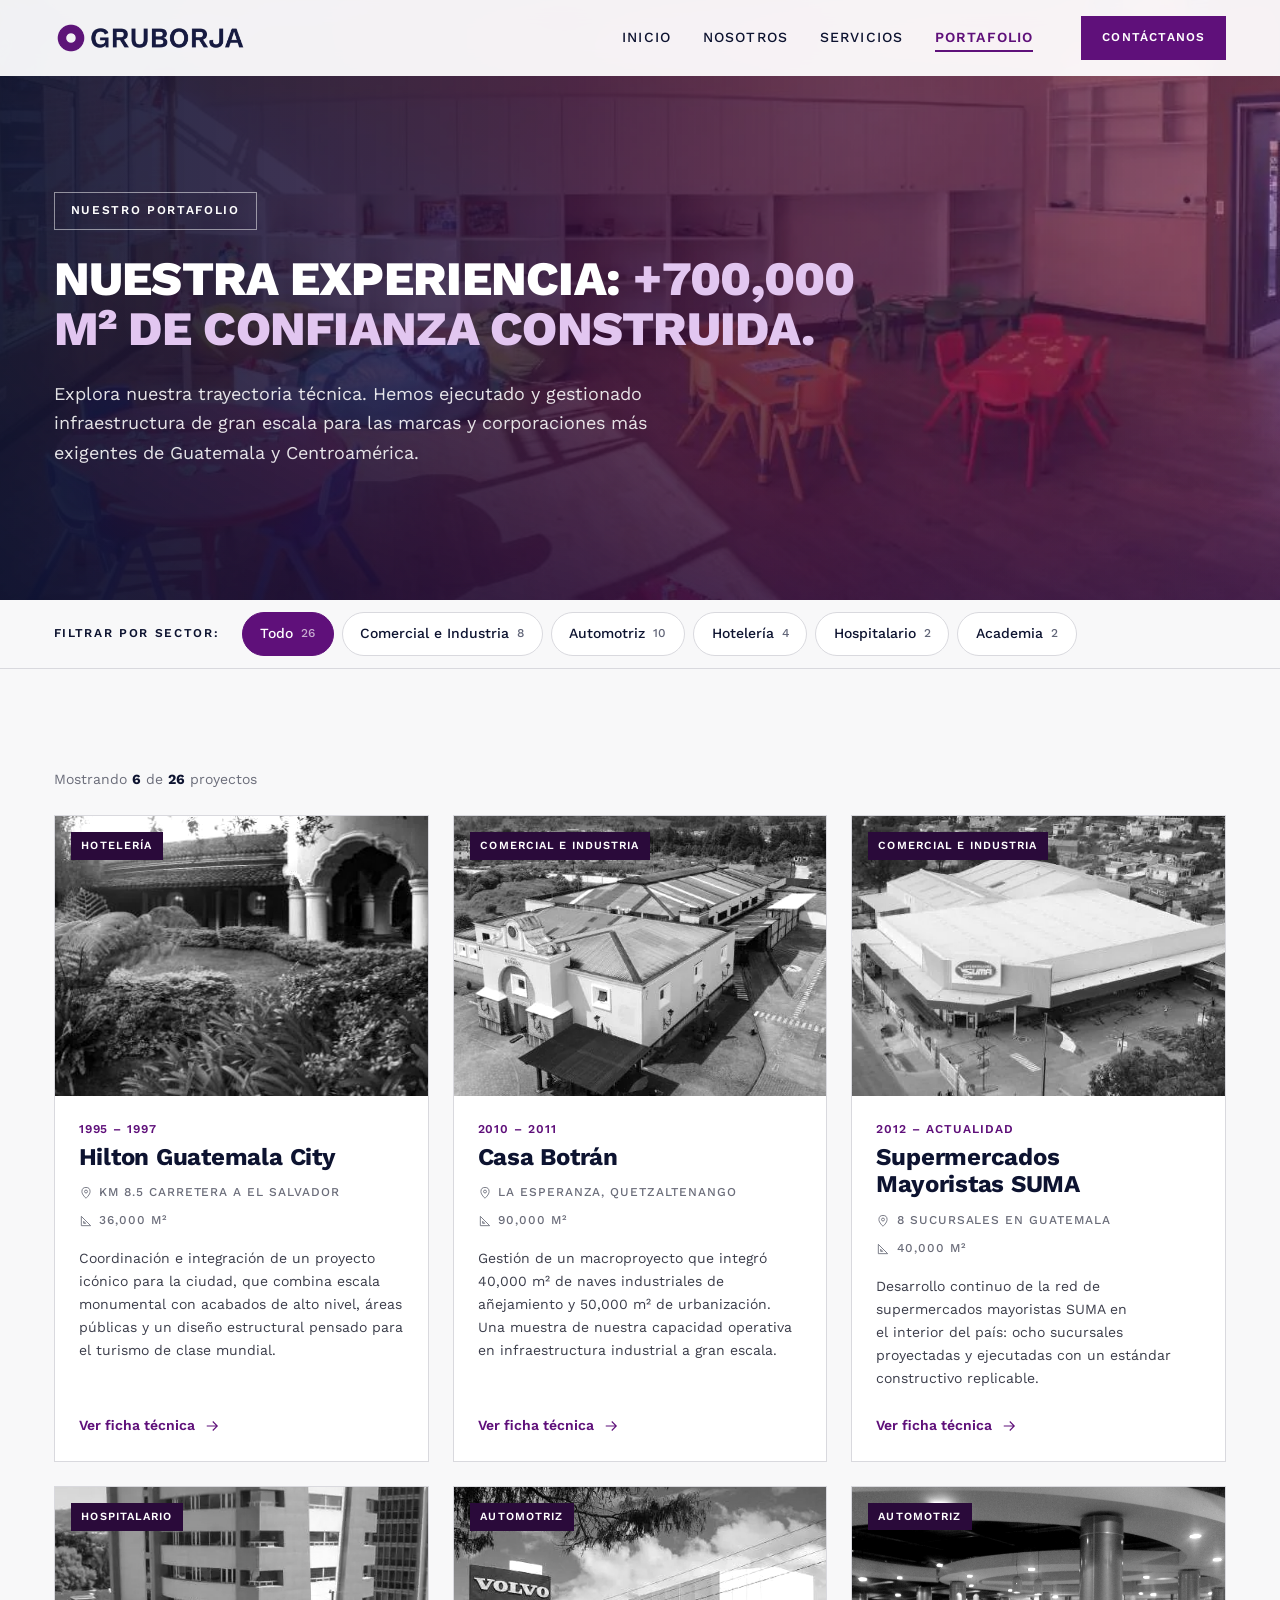
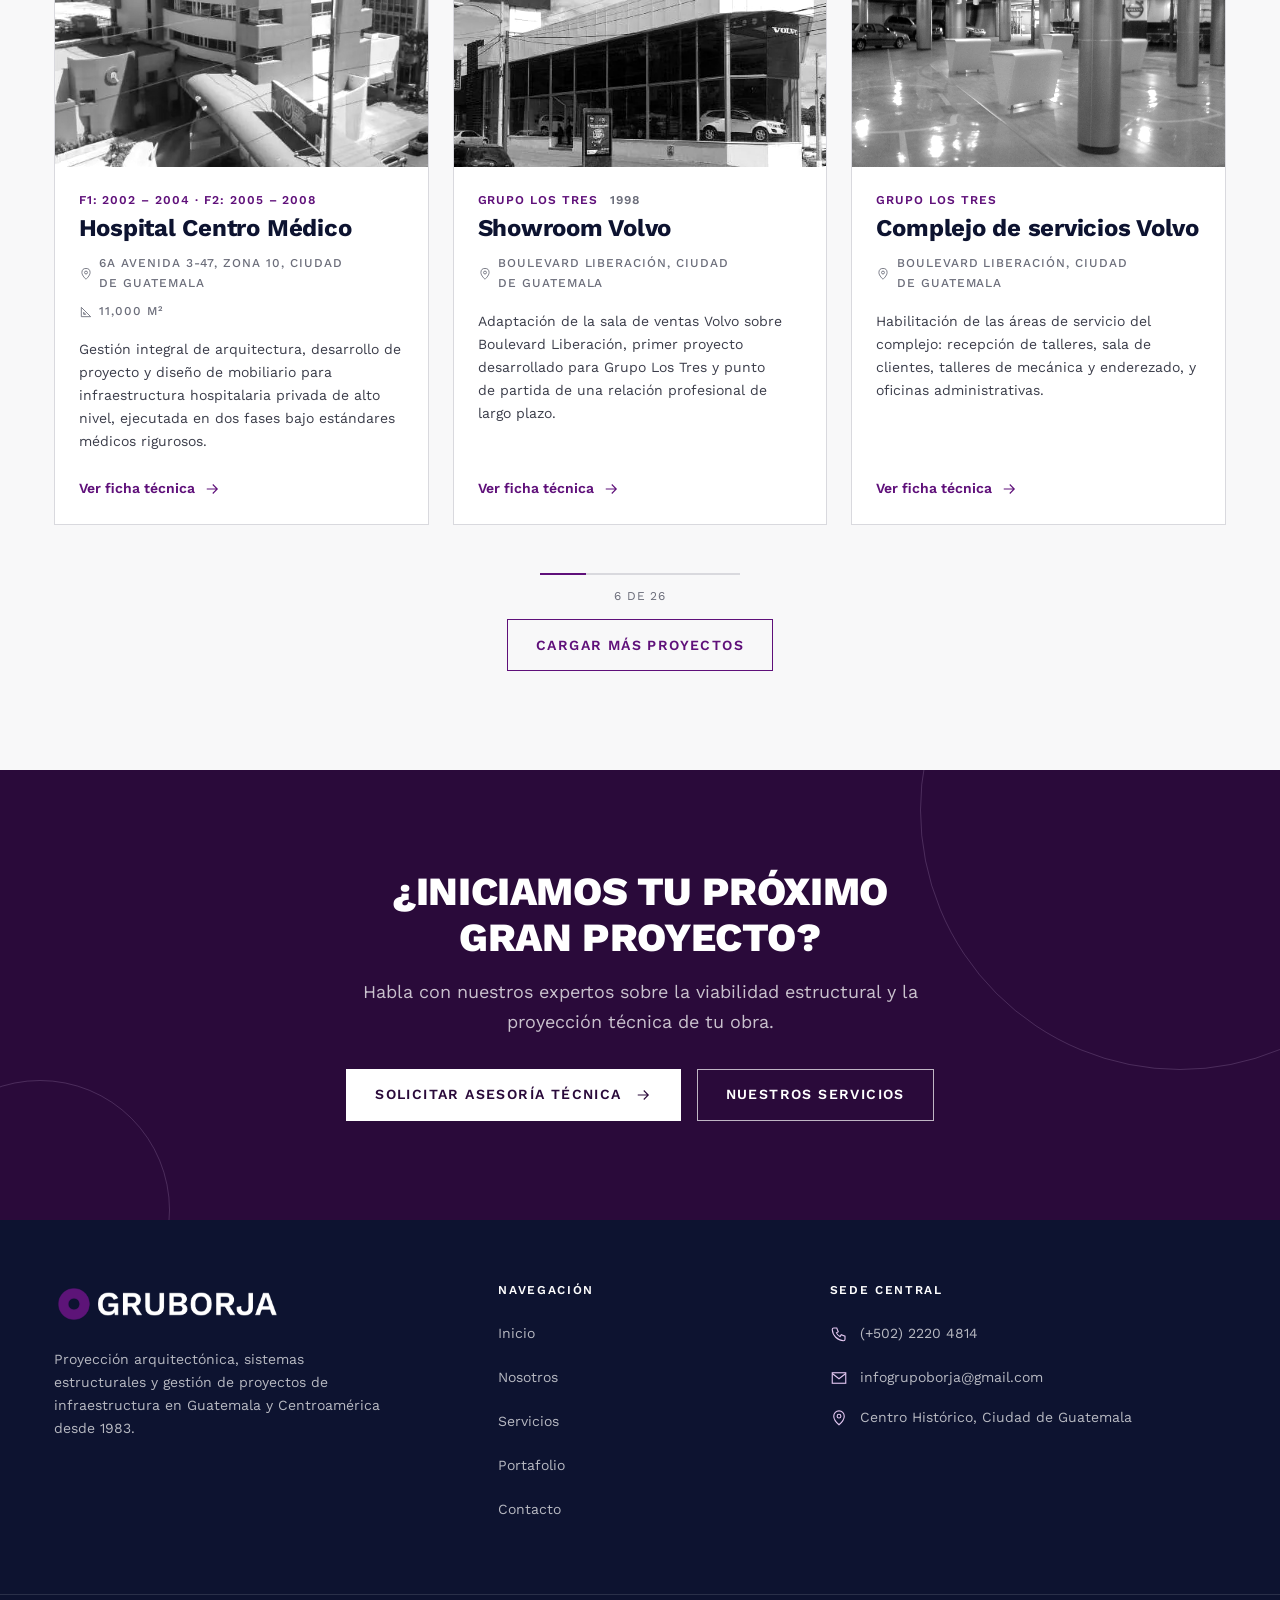
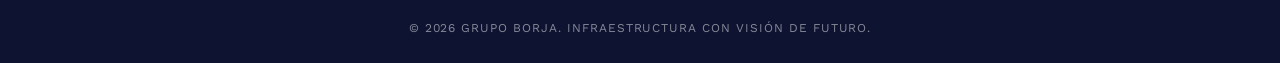
<file: portafolio.html>
<!DOCTYPE html>
<html lang="es" class="no-js">
<head>
  <meta charset="UTF-8">
  <meta name="viewport" content="width=device-width, initial-scale=1.0">
  <title>Portafolio | GRUBORJA — +700,000 m² de confianza construida</title>
  <meta name="description" content="Proyectos comerciales e industriales, hoteleros, hospitalarios, académicos y residenciales desarrollados por GRUBORJA en Guatemala y Centroamérica.">

  <meta property="og:type" content="website">
  <meta property="og:title" content="Portafolio | GRUBORJA">
  <meta property="og:description" content="+700,000 m² de confianza construida en Guatemala y Centroamérica.">
  <meta property="og:image" content="assets/img/sitio/og-imagen.jpg">
  <meta property="og:locale" content="es_GT">
  <meta name="theme-color" content="#0D1330">

  <link rel="icon" type="image/png" href="assets/logos/favicon.png">
  <link rel="apple-touch-icon" href="assets/logos/favicon.png">

  <!-- Tipografía de marca: Work Sans (la misma del logo y de los documentos GRUBORJA) -->
  <link rel="preconnect" href="https://fonts.googleapis.com">
  <link rel="preconnect" href="https://fonts.gstatic.com" crossorigin>
  <link href="https://fonts.googleapis.com/css2?family=Work+Sans:ital,wght@0,300;0,400;0,500;0,600;0,700;0,800;1,400;1,600&display=swap" rel="stylesheet">

  <link rel="preload" as="image" href="assets/img/sitio/hero-portafolio.webp">

  <link rel="stylesheet" href="css/variables.css">
  <link rel="stylesheet" href="css/base.css">
  <link rel="stylesheet" href="css/componentes.css">
  <link rel="stylesheet" href="css/paginas.css">
</head>
<body>

  <a class="skip-link" href="#contenido">Saltar al contenido</a>

  <!-- ===================== HEADER ===================== -->
  <header class="site-header">
    <div class="container site-header__inner">
      <a class="site-header__logo" href="index.html" aria-label="GRUBORJA — Inicio">
        <img src="assets/img/marca/gruborja-banner-color.png" alt="GRUBORJA" width="684" height="120">
      </a>

      <button class="menu-toggle" type="button" aria-expanded="false" aria-controls="menu-principal" aria-label="Abrir menú">
        <span class="menu-toggle__bar"></span>
        <span class="menu-toggle__bar"></span>
        <span class="menu-toggle__bar"></span>
      </button>

      <nav class="main-nav" id="menu-principal" aria-label="Navegación principal">
        <ul class="main-nav__list" role="list">
          <li><a class="main-nav__link" href="index.html">Inicio</a></li>
          <li><a class="main-nav__link" href="nosotros.html">Nosotros</a></li>
          <li><a class="main-nav__link" href="servicios.html">Servicios</a></li>
          <li><a class="main-nav__link" href="portafolio.html" aria-current="page">Portafolio</a></li>
        </ul>
        <a class="btn btn--primary btn--sm" href="contacto.html">Contáctanos</a>
      </nav>
    </div>
  </header>

  <main id="contenido">

    <!-- ===================== HERO ===================== -->
    <section class="hero hero--short" aria-labelledby="hero-titulo">
      <div class="hero__media">
        <img src="assets/img/sitio/hero-portafolio.webp" alt="" fetchpriority="high">
      </div>
      <div class="container">
        <div class="hero__content">
          <p class="hero__tag">Nuestro portafolio</p>
          <h1 class="hero__title" id="hero-titulo">Nuestra experiencia: <em>+700,000 m² de confianza construida.</em></h1>
          <p class="hero__text">
            Explora nuestra trayectoria técnica. Hemos ejecutado y gestionado infraestructura de gran
            escala para las marcas y corporaciones más exigentes de Guatemala y Centroamérica.
          </p>
        </div>
      </div>
    </section>

    <!-- =====================================================
         FILTROS (se quedan fijos bajo el header al hacer scroll)
         Los botones se crean desde js/portafolio.js
         ===================================================== -->
    <div class="filters">
      <div class="container filters__inner">
        <span class="filters__label" id="filtros-label">Filtrar por sector:</span>
        <ul class="filters__list" id="filtros" role="list" aria-labelledby="filtros-label"></ul>
      </div>
    </div>

    <!-- ===================== CUADRÍCULA ===================== -->
    <section class="section" aria-labelledby="proyectos-titulo">
      <div class="container">
        <h2 class="sr-only" id="proyectos-titulo">Proyectos</h2>
        <p class="results-info" id="resultados" aria-live="polite"></p>

        <ul class="project-grid" id="portafolio-grid" role="list"></ul>

        <div class="load-more">
          <div class="load-more__progress" aria-hidden="true"><div class="load-more__bar"></div></div>
          <span class="load-more__text"></span>
          <button class="btn btn--ghost" type="button" id="cargar-mas">Cargar más proyectos</button>
        </div>
      </div>
    </section>

    <!-- ===================== CTA FINAL ===================== -->
    <section class="cta-band" aria-labelledby="cta-titulo">
      <div class="container reveal">
        <h2 class="cta-band__title" id="cta-titulo">¿Iniciamos tu próximo gran proyecto?</h2>
        <p class="cta-band__text">Habla con nuestros expertos sobre la viabilidad estructural y la proyección técnica de tu obra.</p>
        <div class="cta-band__actions">
          <a class="btn btn--invert" href="mailto:infogrupoborja@gmail.com?subject=Solicitud%20de%20asesor%C3%ADa%20t%C3%A9cnica">
            Solicitar asesoría técnica
            <svg viewBox="0 0 24 24" fill="none" stroke="currentColor" stroke-width="1.5" aria-hidden="true"><path d="M5 12h14M13 6l6 6-6 6"/></svg>
          </a>
          <a class="btn btn--outline" href="servicios.html">Nuestros servicios</a>
        </div>
      </div>
    </section>

  </main>

  <!-- ===================== FOOTER ===================== -->
  <footer class="site-footer">
    <div class="container site-footer__grid">
      <div class="site-footer__brand">
        <img class="site-footer__logo" src="assets/img/marca/gruborja-banner-blanco.png" alt="GRUBORJA" width="683" height="120">
        <p>Proyección arquitectónica, sistemas estructurales y gestión de proyectos de infraestructura en Guatemala y Centroamérica desde 1983.</p>
      </div>

      <nav aria-label="Navegación del pie de página">
        <h2 class="site-footer__title">Navegación</h2>
        <ul class="site-footer__list" role="list">
          <li><a href="index.html">Inicio</a></li>
          <li><a href="nosotros.html">Nosotros</a></li>
          <li><a href="servicios.html">Servicios</a></li>
          <li><a href="portafolio.html">Portafolio</a></li>
          <li><a href="contacto.html">Contacto</a></li>
        </ul>
      </nav>

      <div>
        <h2 class="site-footer__title">Sede central</h2>
        <ul class="site-footer__list" role="list">
          <li>
            <a href="tel:+50222204814">
              <svg viewBox="0 0 24 24" fill="none" stroke="currentColor" stroke-width="1.5" aria-hidden="true"><path d="M5 4h4l2 5-2.5 1.5a11 11 0 0 0 5 5L15 13l5 2v4a2 2 0 0 1-2 2A16 16 0 0 1 3 6a2 2 0 0 1 2-2Z"/></svg>
              (+502) 2220 4814
            </a>
          </li>
          <li>
            <a href="mailto:infogrupoborja@gmail.com">
              <svg viewBox="0 0 24 24" fill="none" stroke="currentColor" stroke-width="1.5" aria-hidden="true"><rect x="3" y="5" width="18" height="14"/><path d="m3 6 9 7 9-7"/></svg>
              infogrupoborja@gmail.com
            </a>
          </li>
        </ul>
        <address class="site-footer__address">
          <svg viewBox="0 0 24 24" fill="none" stroke="currentColor" stroke-width="1.5" aria-hidden="true"><path d="M12 21s-7-6.1-7-11.5A7 7 0 0 1 19 9.5C19 14.9 12 21 12 21Z"/><circle cx="12" cy="9.5" r="2.5"/></svg>
          <span>Centro Histórico, Ciudad de Guatemala</span>
        </address>
      </div>
    </div>

    <div class="site-footer__bottom">
      <div class="container">© <span data-year>2026</span> Grupo Borja. Infraestructura con visión de futuro.</div>
    </div>
  </footer>

  <script src="data/proyectos.js"></script>
  <script src="js/main.js"></script>
  <script src="js/proyectos.js"></script>
  <script src="js/portafolio.js"></script>
</body>
</html>
</file>
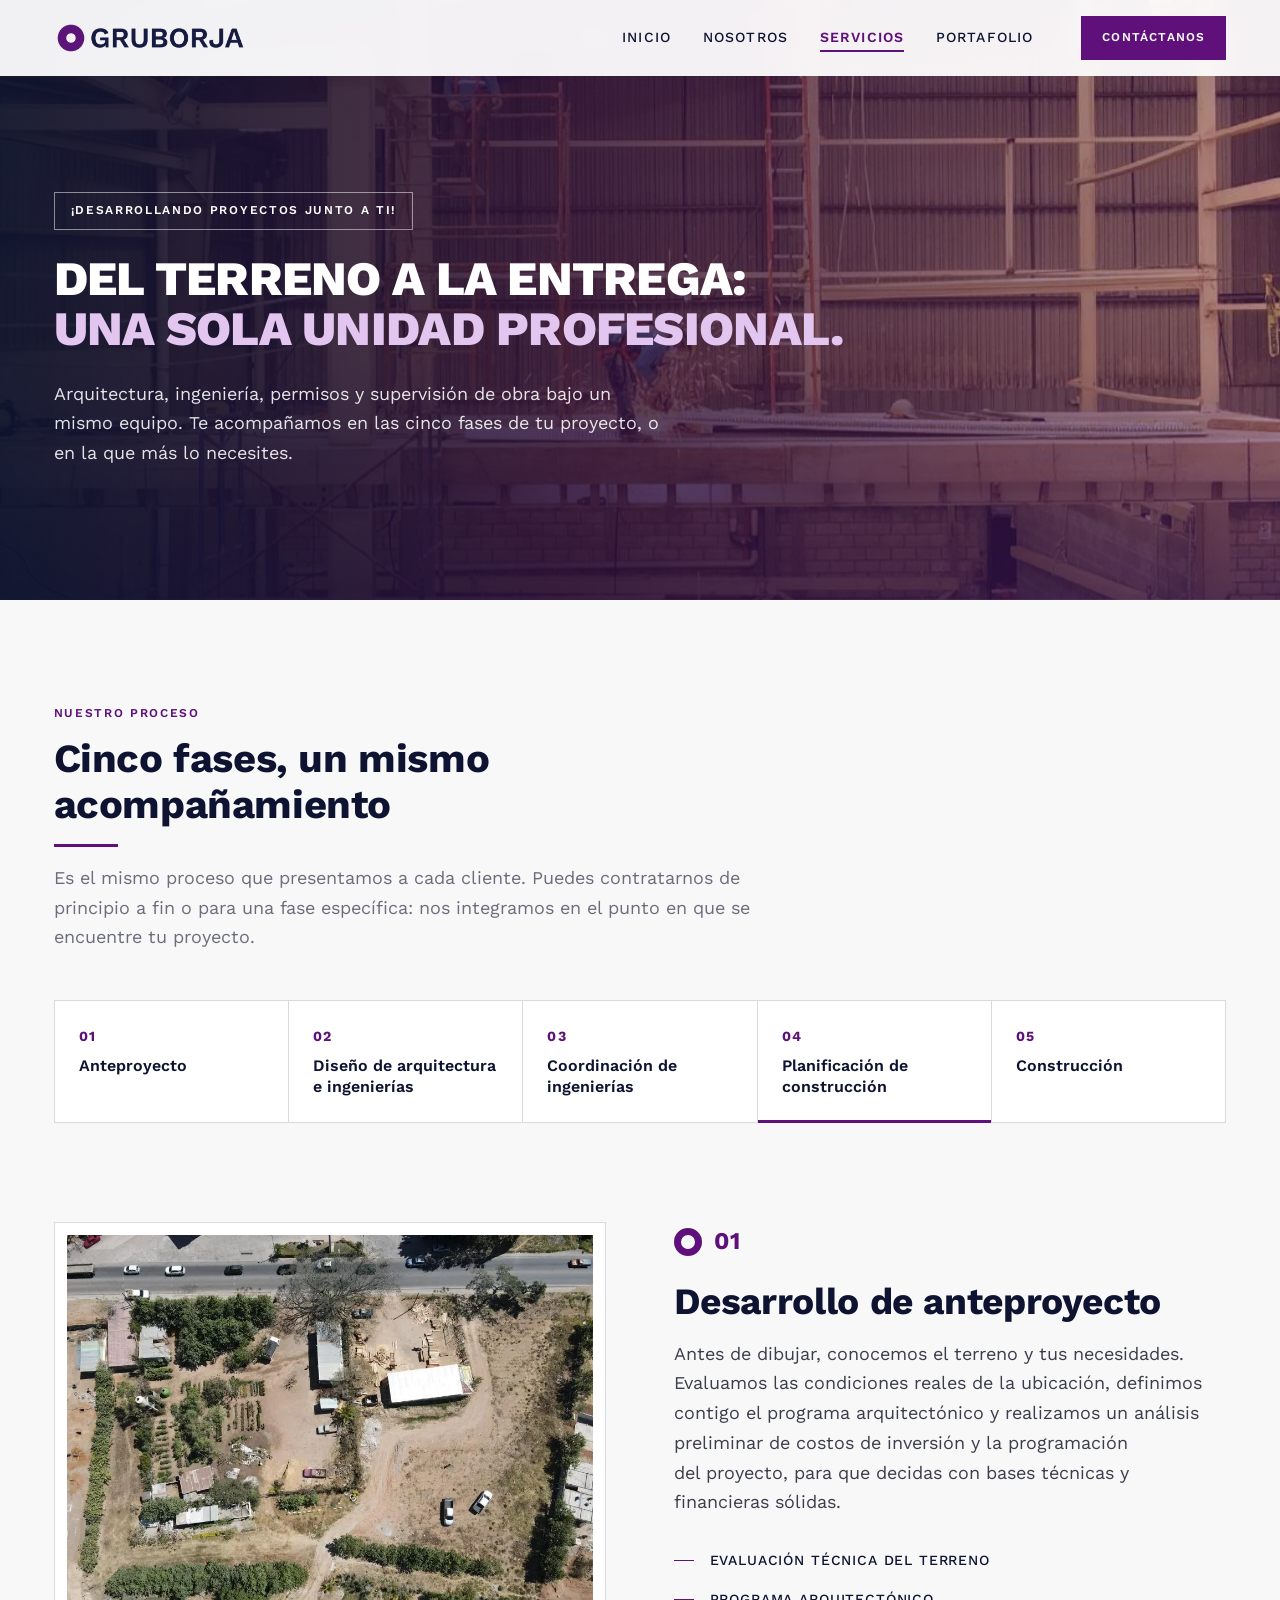
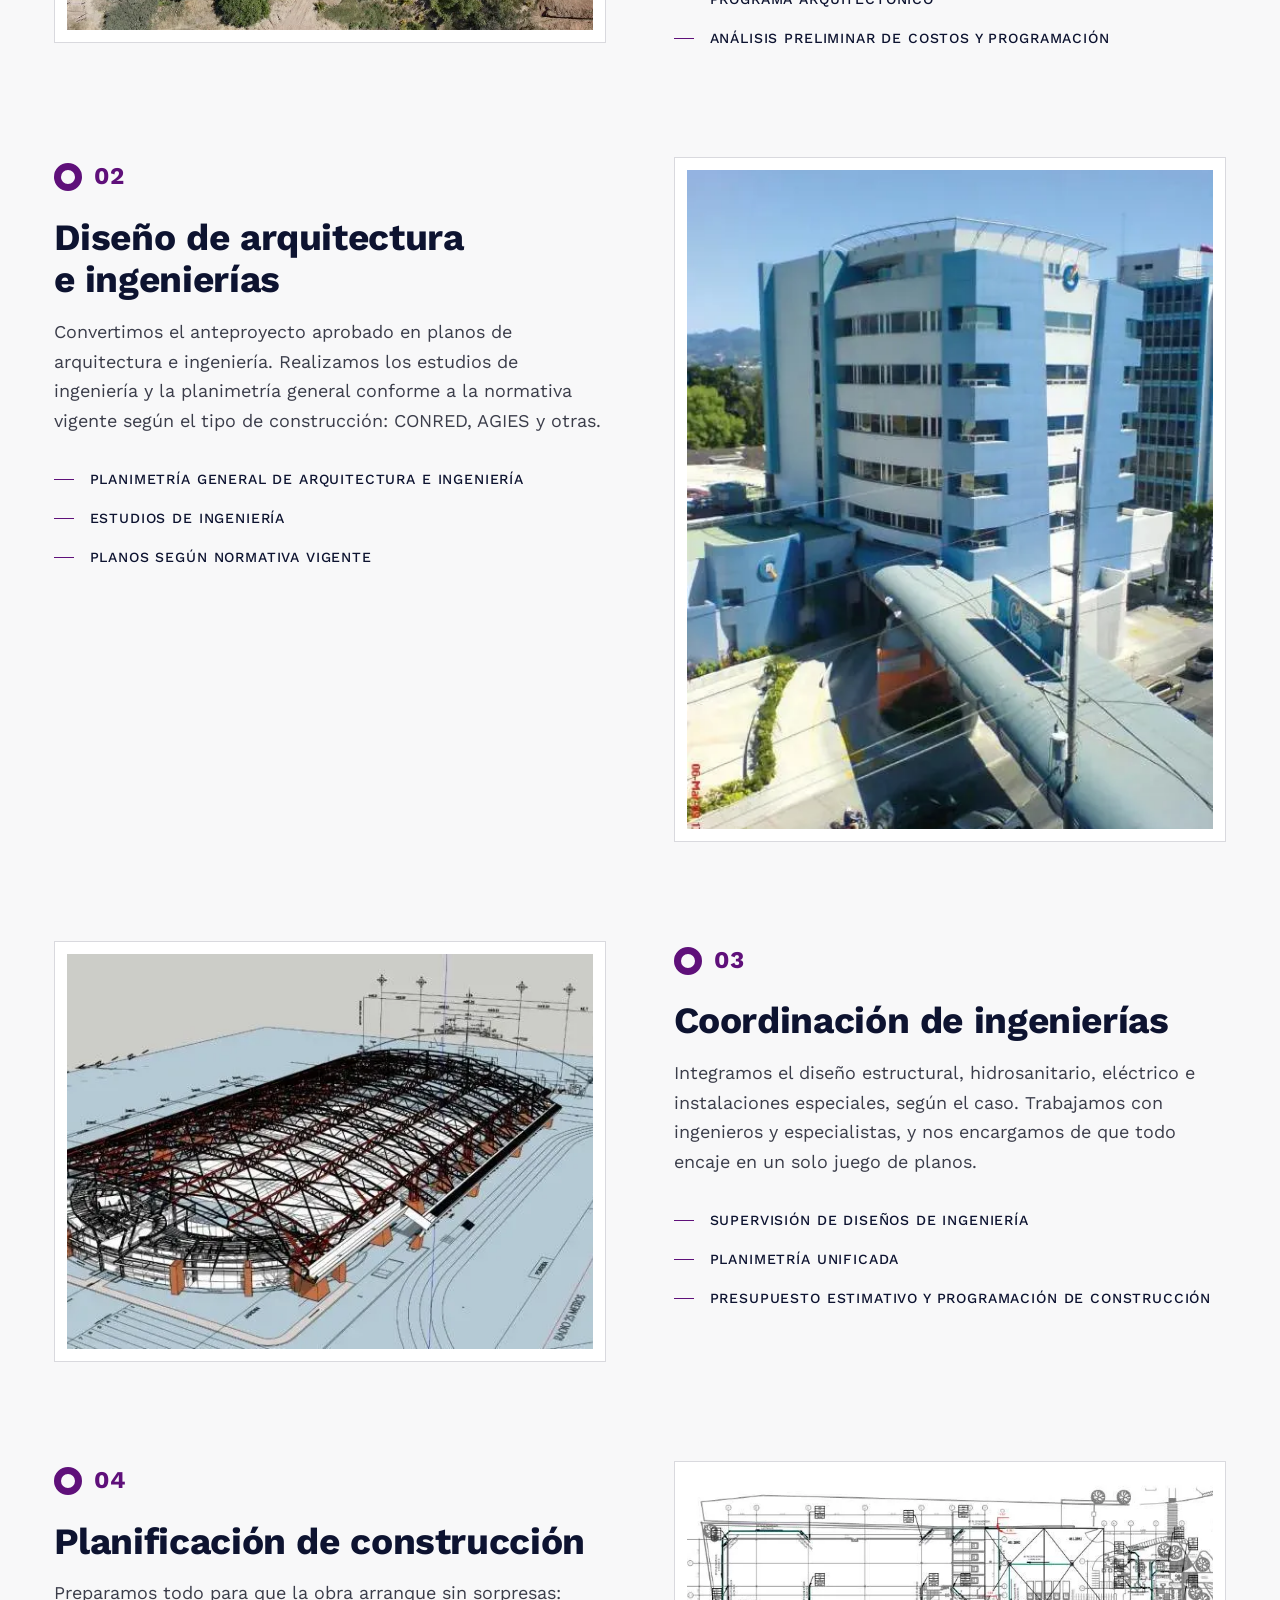
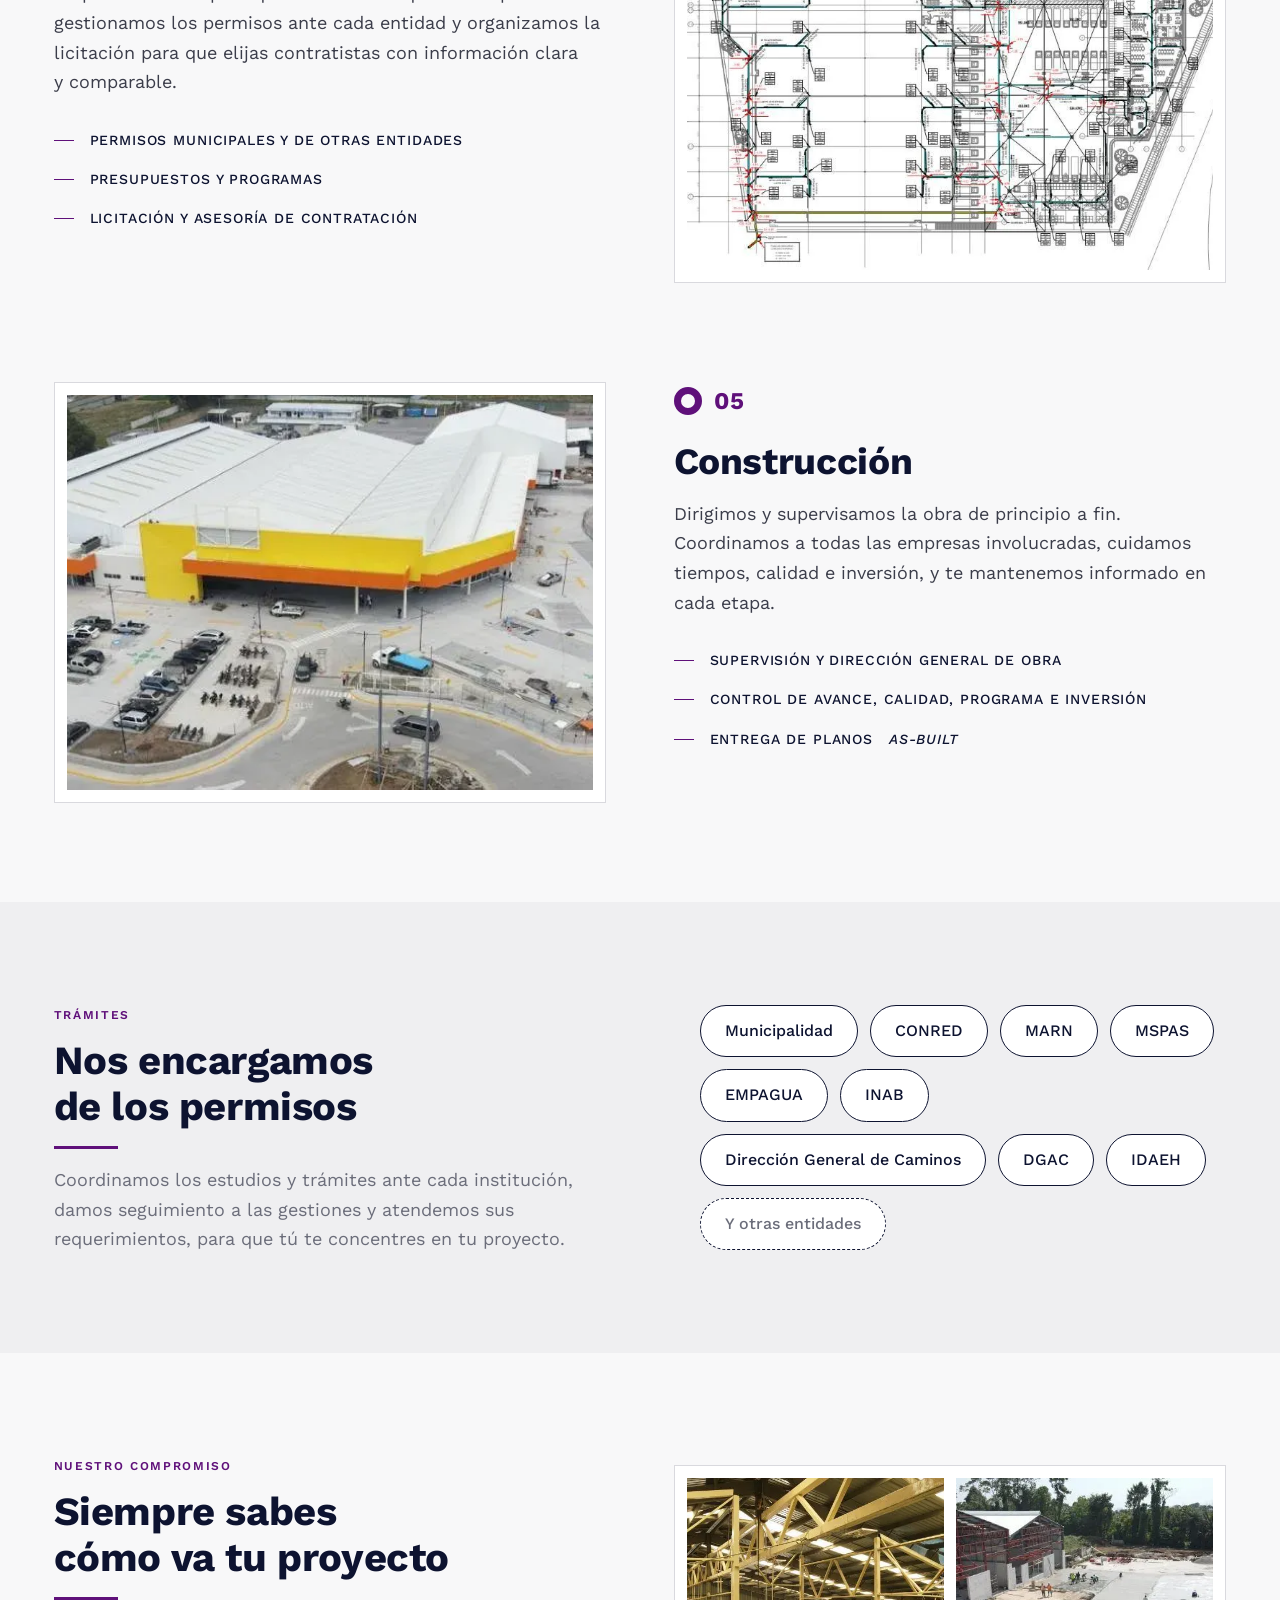
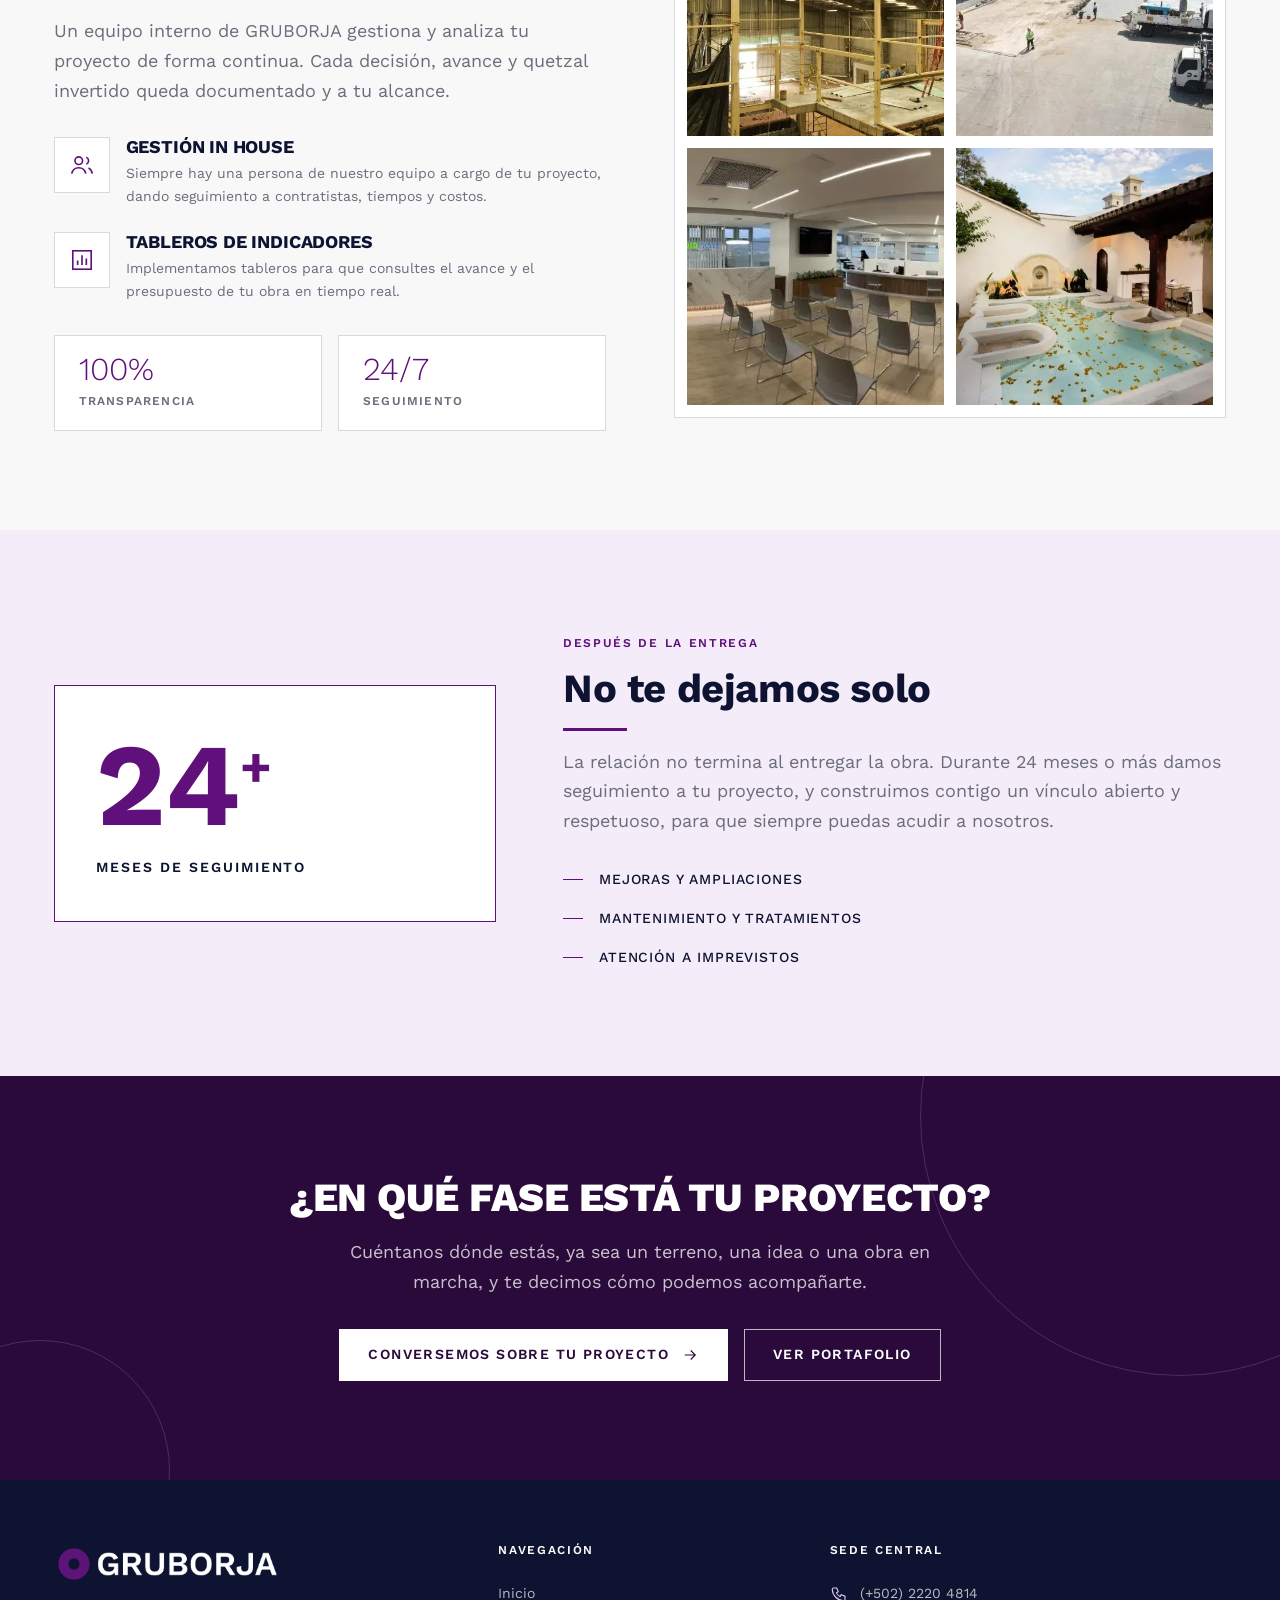
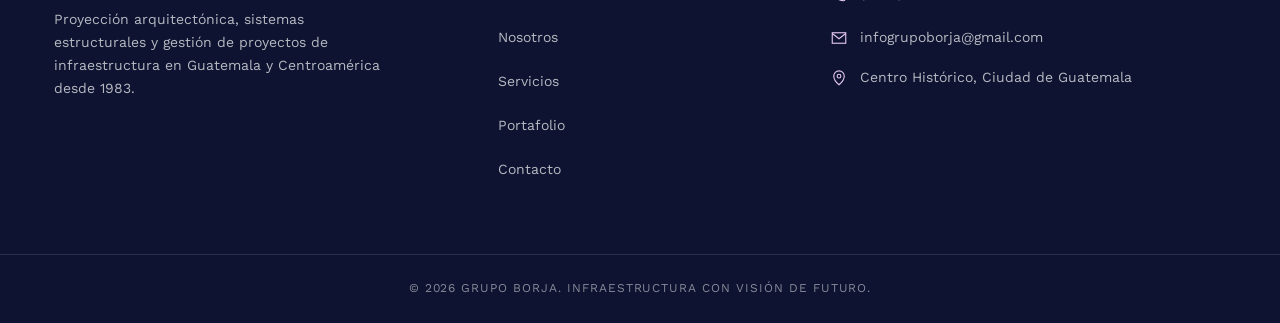
<file: servicios.html>
<!DOCTYPE html>
<html lang="es" class="no-js">
<head>
  <meta charset="UTF-8">
  <meta name="viewport" content="width=device-width, initial-scale=1.0">
  <title>Servicios | GRUBORJA — Del terreno a la entrega de tu proyecto</title>
  <meta name="description" content="Anteproyecto, diseño de arquitectura, coordinación de ingenierías, permisos, licitación y supervisión de obra. Te acompañamos en cada fase de tu proyecto en Guatemala.">

  <meta property="og:type" content="website">
  <meta property="og:title" content="Servicios | GRUBORJA">
  <meta property="og:description" content="Cinco fases, una sola unidad profesional: del terreno a la entrega de tu proyecto.">
  <meta property="og:image" content="assets/img/sitio/og-imagen.jpg">
  <meta property="og:locale" content="es_GT">
  <meta name="theme-color" content="#0D1330">

  <link rel="icon" type="image/png" href="assets/logos/favicon.png">
  <link rel="apple-touch-icon" href="assets/logos/favicon.png">

  <!-- Tipografía de marca: Work Sans (la misma del logo y de los documentos GRUBORJA) -->
  <link rel="preconnect" href="https://fonts.googleapis.com">
  <link rel="preconnect" href="https://fonts.gstatic.com" crossorigin>
  <link href="https://fonts.googleapis.com/css2?family=Work+Sans:ital,wght@0,300;0,400;0,500;0,600;0,700;0,800;1,400;1,600&display=swap" rel="stylesheet">

  <link rel="preload" as="image" href="assets/img/sitio/hero-servicios.webp">

  <link rel="stylesheet" href="css/variables.css">
  <link rel="stylesheet" href="css/base.css">
  <link rel="stylesheet" href="css/componentes.css">
  <link rel="stylesheet" href="css/paginas.css">
  <link rel="stylesheet" href="css/servicios.css">
</head>
<body>

  <a class="skip-link" href="#contenido">Saltar al contenido</a>

  <!-- ===================== HEADER ===================== -->
  <header class="site-header">
    <div class="container site-header__inner">
      <a class="site-header__logo" href="index.html" aria-label="GRUBORJA — Inicio">
        <img src="assets/img/marca/gruborja-banner-color.png" alt="GRUBORJA" width="684" height="120">
      </a>

      <button class="menu-toggle" type="button" aria-expanded="false" aria-controls="menu-principal" aria-label="Abrir menú">
        <span class="menu-toggle__bar"></span>
        <span class="menu-toggle__bar"></span>
        <span class="menu-toggle__bar"></span>
      </button>

      <nav class="main-nav" id="menu-principal" aria-label="Navegación principal">
        <ul class="main-nav__list" role="list">
          <li><a class="main-nav__link" href="index.html">Inicio</a></li>
          <li><a class="main-nav__link" href="nosotros.html">Nosotros</a></li>
          <li><a class="main-nav__link" href="servicios.html" aria-current="page">Servicios</a></li>
          <li><a class="main-nav__link" href="portafolio.html">Portafolio</a></li>
        </ul>
        <a class="btn btn--primary btn--sm" href="contacto.html">Contáctanos</a>
      </nav>
    </div>
  </header>

  <main id="contenido">

    <!-- ===================== HERO ===================== -->
    <section class="hero hero--short" aria-labelledby="hero-titulo">
      <div class="hero__media">
        <img src="assets/img/sitio/hero-servicios.webp" alt="" fetchpriority="high">
      </div>
      <div class="container">
        <div class="hero__content">
          <p class="hero__tag">¡Desarrollando proyectos junto a ti!</p>
          <h1 class="hero__title" id="hero-titulo">Del terreno a la entrega: <em>una sola unidad profesional.</em></h1>
          <p class="hero__text">
            Arquitectura, ingeniería, permisos y supervisión de obra bajo un mismo equipo.
            Te acompañamos en las cinco fases de tu proyecto, o en la que más lo necesites.
          </p>
        </div>
      </div>
    </section>

    <!-- =====================================================
         INTRO + NAVEGADOR DE FASES
         ===================================================== -->
    <section class="section proceso-intro" aria-labelledby="proceso-titulo">
      <div class="container">
        <div class="proceso-intro__head reveal">
          <span class="eyebrow">Nuestro proceso</span>
          <h2 class="section-title" id="proceso-titulo">Cinco fases, un mismo acompañamiento</h2>
          <p class="section-lead">
            Es el mismo proceso que presentamos a cada cliente. Puedes contratarnos de principio a fin
            o para una fase específica: nos integramos en el punto en que se encuentre tu proyecto.
          </p>
        </div>

        <nav class="fases-nav" aria-label="Fases del proceso">
          <ol class="fases-nav__list" role="list">
            <li><a class="fases-nav__link" href="#anteproyecto"><span class="fases-nav__num">01</span><span class="fases-nav__name">Anteproyecto</span></a></li>
            <li><a class="fases-nav__link" href="#arquitectura"><span class="fases-nav__num">02</span><span class="fases-nav__name">Diseño de arquitectura e ingenierías</span></a></li>
            <li><a class="fases-nav__link" href="#ingenierias"><span class="fases-nav__num">03</span><span class="fases-nav__name">Coordinación de ingenierías</span></a></li>
            <li><a class="fases-nav__link" href="#planificacion"><span class="fases-nav__num">04</span><span class="fases-nav__name">Planificación de construcción</span></a></li>
            <li><a class="fases-nav__link" href="#construccion"><span class="fases-nav__num">05</span><span class="fases-nav__name">Construcción</span></a></li>
          </ol>
        </nav>
      </div>
    </section>

    <!-- =====================================================
         LAS 5 FASES
         Cada fase: foto · número · título · texto · 3 puntos generales.
         El alcance detallado se maneja internamente con cada cliente.
         ===================================================== -->
    <section class="fases" aria-label="Detalle de las fases">

      <!-- 01 · ANTEPROYECTO -->
      <article class="fase" id="anteproyecto">
        <div class="container fase__inner">
          <figure class="fase__media reveal">
            <img src="assets/img/servicios/fase-01-anteproyecto.webp" alt="Fotografía aérea de un terreno durante la evaluación técnica" loading="lazy" width="951" height="713">
          </figure>
          <div class="fase__body reveal">
            <span class="fase__num"><span class="fase__ring" aria-hidden="true"></span>01</span>
            <h3 class="fase__title">Desarrollo de anteproyecto</h3>
            <p class="fase__text">
              Antes de dibujar, conocemos el terreno y tus necesidades. Evaluamos las condiciones reales
              de la ubicación, definimos contigo el programa arquitectónico y realizamos un análisis
              preliminar de costos de inversión y la programación del proyecto, para que decidas con
              bases técnicas y financieras sólidas.
            </p>
            <ul class="fase__list" role="list">
              <li>Evaluación técnica del terreno</li>
              <li>Programa arquitectónico</li>
              <li>Análisis preliminar de costos y programación</li>
            </ul>
          </div>
        </div>
      </article>

      <!-- 02 · DISEÑO DE ARQUITECTURA E INGENIERÍAS -->
      <article class="fase fase--reverse" id="arquitectura">
        <div class="container fase__inner">
          <figure class="fase__media fase__media--tall reveal">
            <img src="assets/img/servicios/fase-02-arquitectura.webp" alt="Edificio de centro médico con pasarela de conexión" loading="lazy" width="491" height="655">
          </figure>
          <div class="fase__body reveal">
            <span class="fase__num"><span class="fase__ring" aria-hidden="true"></span>02</span>
            <h3 class="fase__title">Diseño de arquitectura e ingenierías</h3>
            <p class="fase__text">
              Convertimos el anteproyecto aprobado en planos de arquitectura e ingeniería. Realizamos los
              estudios de ingeniería y la planimetría general conforme a la normativa vigente según el tipo
              de construcción: CONRED, AGIES y otras.
            </p>
            <ul class="fase__list" role="list">
              <li>Planimetría general de arquitectura e ingeniería</li>
              <li>Estudios de ingeniería</li>
              <li>Planos según normativa vigente</li>
            </ul>
          </div>
        </div>
      </article>

      <!-- 03 · COORDINACIÓN DE INGENIERÍAS -->
      <article class="fase" id="ingenierias">
        <div class="container fase__inner">
          <figure class="fase__media reveal">
            <img src="assets/img/servicios/fase-03-ingenierias.webp" alt="Modelo estructural de una cubierta metálica de gran luz" loading="lazy" width="891" height="413">
          </figure>
          <div class="fase__body reveal">
            <span class="fase__num"><span class="fase__ring" aria-hidden="true"></span>03</span>
            <h3 class="fase__title">Coordinación de ingenierías</h3>
            <p class="fase__text">
              Integramos el diseño estructural, hidrosanitario, eléctrico e instalaciones especiales,
              según el caso. Trabajamos con ingenieros y especialistas, y nos encargamos de que todo
              encaje en un solo juego de planos.
            </p>
            <ul class="fase__list" role="list">
              <li>Supervisión de diseños de ingeniería</li>
              <li>Planimetría unificada</li>
              <li>Presupuesto estimativo y programación de construcción</li>
            </ul>
          </div>
        </div>
      </article>

      <!-- 04 · PLANIFICACIÓN DE CONSTRUCCIÓN -->
      <article class="fase fase--reverse" id="planificacion">
        <div class="container fase__inner">
          <figure class="fase__media reveal">
            <img src="assets/img/servicios/fase-04-planificacion.webp" alt="Plano técnico de instalaciones de un proyecto comercial" loading="lazy" width="861" height="548">
          </figure>
          <div class="fase__body reveal">
            <span class="fase__num"><span class="fase__ring" aria-hidden="true"></span>04</span>
            <h3 class="fase__title">Planificación de construcción</h3>
            <p class="fase__text">
              Preparamos todo para que la obra arranque sin sorpresas: gestionamos los permisos ante
              cada entidad y organizamos la licitación para que elijas contratistas con información
              clara y comparable.
            </p>
            <ul class="fase__list" role="list">
              <li>Permisos municipales y de otras entidades</li>
              <li>Presupuestos y programas</li>
              <li>Licitación y asesoría de contratación</li>
            </ul>
          </div>
        </div>
      </article>

      <!-- 05 · CONSTRUCCIÓN -->
      <article class="fase" id="construccion">
        <div class="container fase__inner">
          <figure class="fase__media reveal">
            <img src="assets/img/servicios/fase-05-construccion.webp" alt="Vista aérea de un supermercado terminado con su parqueo" loading="lazy" width="945" height="390">
          </figure>
          <div class="fase__body reveal">
            <span class="fase__num"><span class="fase__ring" aria-hidden="true"></span>05</span>
            <h3 class="fase__title">Construcción</h3>
            <p class="fase__text">
              Dirigimos y supervisamos la obra de principio a fin. Coordinamos a todas las empresas
              involucradas, cuidamos tiempos, calidad e inversión, y te mantenemos informado en cada etapa.
            </p>
            <ul class="fase__list" role="list">
              <li>Supervisión y dirección general de obra</li>
              <li>Control de avance, calidad, programa e inversión</li>
              <li>Entrega de planos <em>as-built</em></li>
            </ul>
          </div>
        </div>
      </article>

    </section>

    <!-- =====================================================
         PERMISOS Y TRÁMITES
         ===================================================== -->
    <section class="section section--alt" aria-labelledby="permisos-titulo">
      <div class="container permisos reveal">
        <div>
          <span class="eyebrow">Trámites</span>
          <h2 class="section-title" id="permisos-titulo">Nos encargamos de los permisos</h2>
          <p class="section-lead">
            Coordinamos los estudios y trámites ante cada institución, damos seguimiento a las
            gestiones y atendemos sus requerimientos, para que tú te concentres en tu proyecto.
          </p>
        </div>
        <ul class="entidades" role="list" aria-label="Entidades con las que gestionamos">
          <li>Municipalidad</li>
          <li>CONRED</li>
          <li>MARN</li>
          <li>MSPAS</li>
          <li>EMPAGUA</li>
          <li>INAB</li>
          <li>Dirección General de Caminos</li>
          <li>DGAC</li>
          <li>IDAEH</li>
          <li>Y otras entidades</li>
        </ul>
      </div>
    </section>

    <!-- =====================================================
         COMPROMISO: TRANSPARENCIA Y SEGUIMIENTO
         ===================================================== -->
    <section class="section" aria-labelledby="compromiso-titulo">
      <div class="container split">
        <div class="reveal">
          <span class="eyebrow">Nuestro compromiso</span>
          <h2 class="section-title" id="compromiso-titulo">Siempre sabes cómo va tu proyecto</h2>
          <p class="section-lead">
            Un equipo interno de GRUBORJA gestiona y analiza tu proyecto de forma continua.
            Cada decisión, avance y quetzal invertido queda documentado y a tu alcance.
          </p>

          <div class="features">
            <div class="feature">
              <span class="feature__icon">
                <svg viewBox="0 0 24 24" fill="none" stroke="currentColor" stroke-width="1.5" aria-hidden="true"><circle cx="9" cy="8" r="3.5"/><path d="M2.5 20c.8-3.6 3.4-5.5 6.5-5.5s5.7 1.9 6.5 5.5M16 4.8a3.5 3.5 0 0 1 0 6.4M18 14.8c1.8.8 3 2.6 3.5 5.2"/></svg>
              </span>
              <div>
                <h3 class="feature__title">Gestión in house</h3>
                <p class="feature__text">Siempre hay una persona de nuestro equipo a cargo de tu proyecto, dando seguimiento a contratistas, tiempos y costos.</p>
              </div>
            </div>
            <div class="feature">
              <span class="feature__icon">
                <svg viewBox="0 0 24 24" fill="none" stroke="currentColor" stroke-width="1.5" aria-hidden="true"><rect x="3.5" y="3.5" width="17" height="17"/><path d="M8 16.5v-4M12 16.5v-9M16 16.5v-6"/></svg>
              </span>
              <div>
                <h3 class="feature__title">Tableros de indicadores</h3>
                <p class="feature__text">Implementamos tableros para que consultes el avance y el presupuesto de tu obra en tiempo real.</p>
              </div>
            </div>
          </div>

          <div class="kpis">
            <div class="kpi">
              <span class="kpi__value">100%</span>
              <span class="kpi__label">Transparencia</span>
            </div>
            <div class="kpi">
              <span class="kpi__value">24/7</span>
              <span class="kpi__label">Seguimiento</span>
            </div>
          </div>
        </div>

        <div class="obra-mosaico reveal">
          <img src="assets/img/servicios/obra-estructura.webp" alt="Montaje de estructura metálica en obra" loading="lazy" width="798" height="449">
          <img src="assets/img/servicios/obra-fundicion.webp" alt="Fundición de losa con equipo en obra" loading="lazy" width="699" height="393">
          <img src="assets/img/servicios/resultado-oficinas.webp" alt="Oficinas terminadas con sala de espera" loading="lazy" width="790" height="366">
          <img src="assets/img/servicios/resultado-patio.webp" alt="Patio colonial restaurado con fuente" loading="lazy" width="787" height="487">
        </div>
      </div>
    </section>

    <!-- =====================================================
         SEGUIMIENTO POST-ENTREGA
         ===================================================== -->
    <section class="section post-entrega" aria-labelledby="post-titulo">
      <div class="container post-entrega__inner reveal">
        <div class="post-entrega__dato" aria-hidden="true">
          <span class="post-entrega__num">24<sup>+</sup></span>
          <span class="post-entrega__unidad">meses de seguimiento</span>
        </div>
        <div>
          <span class="eyebrow">Después de la entrega</span>
          <h2 class="section-title" id="post-titulo">No te dejamos solo</h2>
          <p class="section-lead">
            La relación no termina al entregar la obra. Durante 24 meses o más damos seguimiento
            a tu proyecto, y construimos contigo un vínculo abierto y respetuoso, para que siempre
            puedas acudir a nosotros.
          </p>
          <ul class="fase__list" role="list">
            <li>Mejoras y ampliaciones</li>
            <li>Mantenimiento y tratamientos</li>
            <li>Atención a imprevistos</li>
          </ul>
        </div>
      </div>
    </section>

    <!-- ===================== CTA FINAL ===================== -->
    <section class="cta-band" aria-labelledby="cta-titulo">
      <div class="container reveal">
        <h2 class="cta-band__title" id="cta-titulo">¿En qué fase está tu proyecto?</h2>
        <p class="cta-band__text">Cuéntanos dónde estás, ya sea un terreno, una idea o una obra en marcha, y te decimos cómo podemos acompañarte.</p>
        <div class="cta-band__actions">
          <a class="btn btn--invert" href="mailto:infogrupoborja@gmail.com?subject=Quiero%20iniciar%20un%20proyecto">
            Conversemos sobre tu proyecto
            <svg viewBox="0 0 24 24" fill="none" stroke="currentColor" stroke-width="1.5" aria-hidden="true"><path d="M5 12h14M13 6l6 6-6 6"/></svg>
          </a>
          <a class="btn btn--outline" href="portafolio.html">Ver portafolio</a>
        </div>
      </div>
    </section>

  </main>

  <!-- ===================== FOOTER ===================== -->
  <footer class="site-footer">
    <div class="container site-footer__grid">
      <div class="site-footer__brand">
        <img class="site-footer__logo" src="assets/img/marca/gruborja-banner-blanco.png" alt="GRUBORJA" width="683" height="120">
        <p>Proyección arquitectónica, sistemas estructurales y gestión de proyectos de infraestructura en Guatemala y Centroamérica desde 1983.</p>
      </div>

      <nav aria-label="Navegación del pie de página">
        <h2 class="site-footer__title">Navegación</h2>
        <ul class="site-footer__list" role="list">
          <li><a href="index.html">Inicio</a></li>
          <li><a href="nosotros.html">Nosotros</a></li>
          <li><a href="servicios.html">Servicios</a></li>
          <li><a href="portafolio.html">Portafolio</a></li>
          <li><a href="contacto.html">Contacto</a></li>
        </ul>
      </nav>

      <div>
        <h2 class="site-footer__title">Sede central</h2>
        <ul class="site-footer__list" role="list">
          <li>
            <a href="tel:+50222204814">
              <svg viewBox="0 0 24 24" fill="none" stroke="currentColor" stroke-width="1.5" aria-hidden="true"><path d="M5 4h4l2 5-2.5 1.5a11 11 0 0 0 5 5L15 13l5 2v4a2 2 0 0 1-2 2A16 16 0 0 1 3 6a2 2 0 0 1 2-2Z"/></svg>
              (+502) 2220 4814
            </a>
          </li>
          <li>
            <a href="mailto:infogrupoborja@gmail.com">
              <svg viewBox="0 0 24 24" fill="none" stroke="currentColor" stroke-width="1.5" aria-hidden="true"><rect x="3" y="5" width="18" height="14"/><path d="m3 6 9 7 9-7"/></svg>
              infogrupoborja@gmail.com
            </a>
          </li>
        </ul>
        <address class="site-footer__address">
          <svg viewBox="0 0 24 24" fill="none" stroke="currentColor" stroke-width="1.5" aria-hidden="true"><path d="M12 21s-7-6.1-7-11.5A7 7 0 0 1 19 9.5C19 14.9 12 21 12 21Z"/><circle cx="12" cy="9.5" r="2.5"/></svg>
          <span>Centro Histórico, Ciudad de Guatemala</span>
        </address>
      </div>
    </div>

    <div class="site-footer__bottom">
      <div class="container">© <span data-year>2026</span> Grupo Borja. Infraestructura con visión de futuro.</div>
    </div>
  </footer>

  <script src="js/main.js"></script>
  <script src="js/servicios.js"></script>
</body>
</html>
</file>
<file: css/variables.css>
/* =========================================================
   GRUBORJA — VARIABLES DE MARCA (Design Tokens)
   ---------------------------------------------------------
   Todo el sitio toma sus colores, tipografía y espacios de
   aquí. Si la marca cambia, se edita SOLO este archivo.
   ========================================================= */

:root {
  /* ---------- Colores de marca ---------- */
  --color-navy: #0D1330;          /* Azul oscuro institucional: textos y footer */
  --color-purple: #5F107A;        /* Morado GRUBORJA: botones primarios y acentos */
  --color-purple-hover: #4A0C60;  /* Morado al pasar el cursor */
  --color-purple-deep: #2A0A3A;   /* Morado profundo: bandas de estadísticas y CTA */
  --color-lilac: #E2C6F0;         /* Lila claro: números sobre fondos oscuros */
  --color-lilac-soft: #F4ECF8;    /* Lila muy suave: fondos de etiquetas */

  /* ---------- Neutros ---------- */
  --color-white: #FFFFFF;
  --color-bg: #F8F8F9;            /* Fondo general de página */
  --color-bg-alt: #EFEFF1;        /* Fondo de secciones alternas */
  --color-line: #D9D9DE;          /* Marcos lineales de 1px */
  --color-text: #3B3D4A;          /* Texto de párrafos */
  --color-text-soft: #6B6D7A;     /* Texto secundario / metadatos */

  /* ---------- Estados ---------- */
  --color-focus: #B26BD1;         /* Anillo de foco visible (accesibilidad) */

  /* ---------- Tipografía ---------- */
  --font-base: "Work Sans", system-ui, -apple-system, "Segoe UI", sans-serif;

  /* Escala tipográfica fluida: crece con el ancho de pantalla */
  --fs-xs: 0.75rem;                                   /* 12px  etiquetas   */
  --fs-sm: 0.875rem;                                  /* 14px  metadatos   */
  --fs-base: 1rem;                                    /* 16px  párrafos    */
  --fs-md: 1.125rem;                                  /* 18px  intro       */
  --fs-lg: clamp(1.25rem, 1.1rem + 0.6vw, 1.5rem);    /* títulos de tarjeta */
  --fs-xl: clamp(1.75rem, 1.4rem + 1.4vw, 2.5rem);    /* títulos de sección */
  --fs-2xl: clamp(1.9rem, 1.4rem + 2vw, 3.25rem);     /* título del hero    */
  --fs-stat: clamp(2.5rem, 1.8rem + 3vw, 4.25rem);    /* números grandes    */

  --tracking-wide: 0.14em;        /* Espaciado de letras para etiquetas en mayúscula */

  /* ---------- Espaciado ---------- */
  --space-1: 0.25rem;
  --space-2: 0.5rem;
  --space-3: 0.75rem;
  --space-4: 1rem;
  --space-5: 1.5rem;
  --space-6: 2rem;
  --space-7: 3rem;
  --space-8: 4rem;
  --section-y: clamp(4rem, 3rem + 4vw, 7rem);  /* Espacio vertical entre secciones */

  /* ---------- Layout ---------- */
  --container: 1240px;
  --gutter: clamp(1rem, 0.5rem + 2vw, 3rem);
  --header-h: 76px;
  --header-h-compact: 64px;

  /* ---------- Bordes, sombras y movimiento ---------- */
  --border: 1px solid var(--color-line);   /* Marco lineal de 1px (constante de marca) */
  --radius: 0;                              /* La marca usa esquinas rectas */
  --radius-pill: 999px;
  --shadow-hover: 0 18px 40px -18px rgba(13, 19, 48, 0.35);
  --ease: cubic-bezier(0.22, 0.61, 0.36, 1);
  --t-fast: 180ms;
  --t-med: 380ms;
  --t-slow: 700ms;
}
</file>
<file: css/base.css>
/* =========================================================
   GRUBORJA — BASE
   Reset ligero, tipografía general, utilidades y layout.
   ========================================================= */

/* ---------- Reset ---------- */
*,
*::before,
*::after {
  box-sizing: border-box;
}

html {
  -webkit-text-size-adjust: 100%;
  scroll-behavior: smooth;
  /* Evita que el header fijo tape los títulos al usar anclas (#seccion) */
  scroll-padding-top: calc(var(--header-h) + 1rem);
}

body {
  margin: 0;
  font-family: var(--font-base);
  font-size: var(--fs-base);
  line-height: 1.65;
  color: var(--color-text);
  background: var(--color-bg);
  -webkit-font-smoothing: antialiased;
  overflow-x: hidden;
}

/* Bloquea el scroll cuando el menú móvil o el modal están abiertos */
body.no-scroll {
  overflow: hidden;
}

img,
svg {
  display: block;
  max-width: 100%;
}

img {
  height: auto;
}

h1, h2, h3, h4, p, ul, ol, figure {
  margin: 0;
}

ul[role="list"],
ol[role="list"] {
  list-style: none;
  padding: 0;
}

a {
  color: inherit;
  text-decoration: none;
}

button {
  font: inherit;
  color: inherit;
  cursor: pointer;
  background: none;
  border: 0;
  padding: 0;
}

/* ---------- Encabezados ---------- */
h1, h2, h3, h4 {
  color: var(--color-navy);
  line-height: 1.15;
  font-weight: 700;
  letter-spacing: -0.01em;
  text-wrap: balance;
}

p {
  text-wrap: pretty;
}

/* ---------- Foco visible (accesibilidad con teclado) ---------- */
:focus-visible {
  outline: 2px solid var(--color-focus);
  outline-offset: 3px;
}

/* ---------- Enlace "Saltar al contenido" ---------- */
.skip-link {
  position: absolute;
  left: var(--space-4);
  top: -100px;
  z-index: 1000;
  padding: var(--space-3) var(--space-4);
  background: var(--color-purple);
  color: var(--color-white);
  font-weight: 600;
}

.skip-link:focus {
  top: var(--space-4);
}

/* ---------- Utilidades ---------- */
.container {
  width: 100%;
  max-width: var(--container);
  margin-inline: auto;
  padding-inline: var(--gutter);
}

.section {
  padding-block: var(--section-y);
}

.section--alt {
  background: var(--color-bg-alt);
}

.section--white {
  background: var(--color-white);
}

/* Texto solo para lectores de pantalla */
.sr-only {
  position: absolute;
  width: 1px;
  height: 1px;
  padding: 0;
  margin: -1px;
  overflow: hidden;
  clip: rect(0, 0, 0, 0);
  white-space: nowrap;
  border: 0;
}

/* ---------- Encabezado de sección (etiqueta + título + línea) ---------- */
.section-head {
  max-width: 720px;
  margin-bottom: var(--space-7);
}

.eyebrow {
  display: inline-block;
  font-size: var(--fs-xs);
  font-weight: 600;
  letter-spacing: var(--tracking-wide);
  text-transform: uppercase;
  color: var(--color-purple);
  margin-bottom: var(--space-3);
}

.section-title {
  font-size: var(--fs-xl);
}

/* Línea morada bajo el título (detalle del diseño en Figma) */
.section-title::after {
  content: "";
  display: block;
  width: 64px;
  height: 3px;
  margin-top: var(--space-4);
  background: var(--color-purple);
}

.section-head--center {
  margin-inline: auto;
  text-align: center;
}

.section-head--center .section-title::after {
  margin-inline: auto;
}

.section-lead {
  margin-top: var(--space-4);
  font-size: var(--fs-md);
  color: var(--color-text-soft);
}

/* Fila con encabezado a la izquierda y enlace a la derecha */
.section-head-row {
  display: flex;
  flex-wrap: wrap;
  align-items: flex-end;
  justify-content: space-between;
  gap: var(--space-5);
  margin-bottom: var(--space-7);
}

.section-head-row .section-head {
  margin-bottom: 0;
}

/* ---------- Animación de aparición al hacer scroll ---------- */
/* JS agrega la clase .is-visible cuando el elemento entra en pantalla */
.reveal {
  opacity: 0;
  transform: translateY(24px);
  transition: opacity var(--t-slow) var(--ease), transform var(--t-slow) var(--ease);
}

.reveal.is-visible {
  opacity: 1;
  transform: none;
}

/* Si JS no carga, todo se muestra igual */
.no-js .reveal {
  opacity: 1;
  transform: none;
}

/* ---------- Respeto a "reducir movimiento" del sistema ---------- */
@media (prefers-reduced-motion: reduce) {
  html {
    scroll-behavior: auto;
  }

  *,
  *::before,
  *::after {
    animation-duration: 0.01ms !important;
    animation-iteration-count: 1 !important;
    transition-duration: 0.01ms !important;
  }

  .reveal {
    opacity: 1;
    transform: none;
  }
}
</file>
<file: css/componentes.css>
/* =========================================================
   GRUBORJA — COMPONENTES REUTILIZABLES
   Botones, header, menú móvil, hero, tarjetas, banda CTA,
   footer y modal de proyecto.
   ========================================================= */


/* =========================================================
   1. BOTONES
   - .btn--primary   → acción principal (morado sólido)
   - .btn--outline   → acción secundaria sobre fondo oscuro
   - .btn--ghost     → acción secundaria sobre fondo claro
   - .btn--invert    → acción principal sobre fondo morado
   Todos miden mínimo 48px de alto (área táctil cómoda).
   ========================================================= */
.btn {
  display: inline-flex;
  align-items: center;
  justify-content: center;
  gap: var(--space-3);
  min-height: 52px;
  padding: 0.85rem 1.75rem;
  font-size: var(--fs-sm);
  font-weight: 600;
  letter-spacing: 0.1em;
  text-transform: uppercase;
  line-height: 1.2;
  text-align: center;
  border: 1px solid transparent;
  border-radius: var(--radius);
  transition: background-color var(--t-fast) var(--ease),
              color var(--t-fast) var(--ease),
              border-color var(--t-fast) var(--ease),
              transform var(--t-fast) var(--ease);
}

.btn svg {
  width: 18px;
  height: 18px;
  flex-shrink: 0;
  transition: transform var(--t-fast) var(--ease);
}

.btn:hover svg {
  transform: translateX(4px);
}

.btn:active {
  transform: translateY(1px);
}

.btn--primary {
  background: var(--color-purple);
  color: var(--color-white);
}

.btn--primary:hover {
  background: var(--color-purple-hover);
}

.btn--outline {
  border-color: rgba(255, 255, 255, 0.7);
  color: var(--color-white);
}

.btn--outline:hover {
  background: var(--color-white);
  color: var(--color-navy);
}

.btn--ghost {
  border-color: var(--color-purple);
  color: var(--color-purple);
}

.btn--ghost:hover {
  background: var(--color-purple);
  color: var(--color-white);
}

.btn--invert {
  background: var(--color-white);
  color: var(--color-purple-deep);
}

.btn--invert:hover {
  background: var(--color-lilac);
}

.btn--sm {
  min-height: 44px;
  padding: 0.6rem 1.25rem;
  font-size: var(--fs-xs);
}

/* Enlace de texto con flecha y subrayado animado */
.link-arrow {
  display: inline-flex;
  align-items: center;
  gap: var(--space-2);
  min-height: 44px;
  font-size: var(--fs-sm);
  font-weight: 600;
  letter-spacing: 0.1em;
  text-transform: uppercase;
  color: var(--color-purple);
  background-image: linear-gradient(currentColor, currentColor);
  background-size: 100% 1px;
  background-position: 0 calc(100% - 8px);
  background-repeat: no-repeat;
  transition: background-size var(--t-med) var(--ease);
}

.link-arrow svg {
  width: 18px;
  height: 18px;
  transition: transform var(--t-fast) var(--ease);
}

.link-arrow:hover svg {
  transform: translateX(4px);
}


/* =========================================================
   2. HEADER FIJO
   Siempre visible. Al hacer scroll se compacta (clase
   .is-scrolled agregada por JS).
   ========================================================= */
.site-header {
  position: fixed;
  inset: 0 0 auto 0;
  z-index: 100;
  height: var(--header-h);
  background: rgba(255, 255, 255, 0.94);
  -webkit-backdrop-filter: saturate(160%) blur(12px);
  backdrop-filter: saturate(160%) blur(12px);
  border-bottom: 1px solid transparent;
  transition: height var(--t-med) var(--ease),
              border-color var(--t-med) var(--ease),
              box-shadow var(--t-med) var(--ease);
}

.site-header.is-scrolled {
  height: var(--header-h-compact);
  border-bottom-color: var(--color-line);
  box-shadow: 0 6px 24px -18px rgba(13, 19, 48, 0.5);
}

.site-header__inner {
  display: flex;
  align-items: center;
  justify-content: space-between;
  gap: var(--space-5);
  height: 100%;
}

.site-header__logo img {
  height: 34px;
  width: auto;
  transition: height var(--t-med) var(--ease);
}

.site-header.is-scrolled .site-header__logo img {
  height: 30px;
}

/* Navegación de escritorio */
.main-nav {
  display: flex;
  align-items: center;
  gap: var(--space-7);
}

.main-nav__list {
  display: flex;
  gap: var(--space-6);
}

.main-nav__link {
  position: relative;
  display: inline-flex;
  align-items: center;
  min-height: 44px;
  font-size: var(--fs-sm);
  font-weight: 500;
  letter-spacing: 0.08em;
  text-transform: uppercase;
  color: var(--color-navy);
  transition: color var(--t-fast) var(--ease);
}

/* Línea inferior animada; se queda fija en la página activa */
.main-nav__link::after {
  content: "";
  position: absolute;
  left: 0;
  right: 0;
  bottom: 8px;
  height: 2px;
  background: var(--color-purple);
  transform: scaleX(0);
  transform-origin: left;
  transition: transform var(--t-med) var(--ease);
}

.main-nav__link:hover {
  color: var(--color-purple);
}

.main-nav__link:hover::after,
.main-nav__link[aria-current="page"]::after {
  transform: scaleX(1);
}

.main-nav__link[aria-current="page"] {
  color: var(--color-purple);
  font-weight: 600;
}

/* Botón hamburguesa (solo móvil/tablet) */
.menu-toggle {
  display: none;
  position: relative;
  width: 48px;
  height: 48px;
  margin-right: -12px;
}

.menu-toggle__bar {
  position: absolute;
  left: 12px;
  width: 24px;
  height: 2px;
  background: var(--color-navy);
  transition: transform var(--t-med) var(--ease), opacity var(--t-fast);
}

.menu-toggle__bar:nth-child(1) { top: 16px; }
.menu-toggle__bar:nth-child(2) { top: 23px; }
.menu-toggle__bar:nth-child(3) { top: 30px; }

/* Se convierte en "X" cuando el menú está abierto */
.menu-toggle[aria-expanded="true"] .menu-toggle__bar:nth-child(1) {
  transform: translateY(7px) rotate(45deg);
}

.menu-toggle[aria-expanded="true"] .menu-toggle__bar:nth-child(2) {
  opacity: 0;
}

.menu-toggle[aria-expanded="true"] .menu-toggle__bar:nth-child(3) {
  transform: translateY(-7px) rotate(-45deg);
}

/* ---------- Menú en móvil y tablet (< 900px) ---------- */
@media (max-width: 899px) {
  .menu-toggle {
    display: block;
  }

  .main-nav {
    position: fixed;
    top: var(--header-h);
    left: 0;
    right: 0;
    height: calc(100dvh - var(--header-h));
    flex-direction: column;
    align-items: stretch;
    justify-content: space-between;
    gap: var(--space-6);
    padding: var(--space-6) var(--gutter) var(--space-7);
    background: var(--color-white);
    border-top: var(--border);
    /* Oculto por defecto */
    opacity: 0;
    visibility: hidden;
    transform: translateY(-12px);
    transition: opacity var(--t-med) var(--ease),
                transform var(--t-med) var(--ease),
                visibility 0s linear var(--t-med);
  }

  .site-header.is-scrolled .main-nav {
    top: var(--header-h-compact);
    height: calc(100dvh - var(--header-h-compact));
  }

  .main-nav.is-open {
    opacity: 1;
    visibility: visible;
    transform: none;
    transition-delay: 0s;
  }

  .main-nav__list {
    flex-direction: column;
    gap: 0;
  }

  .main-nav__list li {
    border-bottom: var(--border);
  }

  .main-nav__link {
    width: 100%;
    min-height: 64px;
    font-size: var(--fs-lg);
    font-weight: 600;
    letter-spacing: 0.02em;
    text-transform: none;
  }

  .main-nav__link::after {
    display: none;
  }

  .main-nav .btn {
    width: 100%;
  }
}


/* =========================================================
   3. HERO (encabezado con foto)
   El texto va directo sobre un degradado oscuro que garantiza
   contraste en cualquier foto (mejora UX #1 del análisis).
   ========================================================= */
.hero {
  position: relative;
  display: flex;
  align-items: center;
  min-height: min(88vh, 760px);
  padding-top: calc(var(--header-h) + var(--space-7));
  padding-bottom: var(--space-8);
  color: var(--color-white);
  overflow: hidden;
  isolation: isolate;
}

.hero--short {
  min-height: min(70vh, 600px);
}

.hero__media {
  position: absolute;
  inset: 0;
  z-index: -2;
}

.hero__media img {
  width: 100%;
  height: 100%;
  object-fit: cover;
  /* Zoom lento de entrada */
  animation: hero-zoom 14s var(--ease) both;
}

/* Capa de color: más oscura a la izquierda, donde va el texto */
.hero::before {
  content: "";
  position: absolute;
  inset: 0;
  z-index: -1;
  background:
    linear-gradient(90deg, rgba(13, 19, 48, 0.92) 0%, rgba(42, 10, 58, 0.78) 45%, rgba(95, 16, 122, 0.35) 100%),
    linear-gradient(0deg, rgba(13, 19, 48, 0.55) 0%, transparent 40%);
}

@keyframes hero-zoom {
  from { transform: scale(1.08); }
  to   { transform: scale(1); }
}

.hero__content {
  max-width: 820px;
}

/* Etiqueta enmarcada con línea de 1px (constante de marca) */
.hero__tag {
  display: inline-block;
  padding: var(--space-2) var(--space-4);
  margin-bottom: var(--space-5);
  border: 1px solid rgba(255, 255, 255, 0.5);
  font-size: var(--fs-xs);
  font-weight: 600;
  letter-spacing: var(--tracking-wide);
  text-transform: uppercase;
}

.hero__title {
  font-size: var(--fs-2xl);
  font-weight: 800;
  color: var(--color-white);
  text-transform: uppercase;
  letter-spacing: -0.015em;
  line-height: 1.05;
}

.hero__title em {
  font-style: normal;
  color: var(--color-lilac);
}

.hero__text {
  max-width: 620px;
  margin-top: var(--space-5);
  font-size: var(--fs-md);
  color: rgba(255, 255, 255, 0.88);
}

.hero__actions {
  display: flex;
  flex-wrap: wrap;
  gap: var(--space-4);
  margin-top: var(--space-6);
}

/* Indicador "Explora" con línea animada */
.hero__scroll {
  position: absolute;
  left: var(--gutter);
  bottom: var(--space-5);
  display: flex;
  align-items: center;
  gap: var(--space-3);
  font-size: var(--fs-xs);
  letter-spacing: var(--tracking-wide);
  text-transform: uppercase;
  color: rgba(255, 255, 255, 0.75);
}

.hero__scroll-line {
  position: relative;
  width: 1px;
  height: 40px;
  background: rgba(255, 255, 255, 0.3);
  overflow: hidden;
}

.hero__scroll-line::after {
  content: "";
  position: absolute;
  left: 0;
  top: -40px;
  width: 1px;
  height: 40px;
  background: var(--color-white);
  animation: scroll-line 2.2s var(--ease) infinite;
}

@keyframes scroll-line {
  to { top: 40px; }
}

@media (max-width: 599px) {
  .hero__actions .btn {
    width: 100%;
  }

  .hero__scroll {
    display: none;
  }
}


/* =========================================================
   4. TARJETA DE PROYECTO
   Se usa en Inicio (a color) y Portafolio (escala de grises
   → color al pasar el cursor). Toda la tarjeta es un botón
   que abre el modal.
   ========================================================= */
.project-grid {
  display: grid;
  grid-template-columns: repeat(3, 1fr);
  gap: var(--space-5);
}

@media (max-width: 1023px) {
  .project-grid { grid-template-columns: repeat(2, 1fr); }
}

@media (max-width: 639px) {
  .project-grid { grid-template-columns: 1fr; }
}

.project-card {
  display: flex;
  flex-direction: column;
  width: 100%;
  height: 100%;
  text-align: left;
  background: var(--color-white);
  border: var(--border);
  transition: border-color var(--t-med) var(--ease),
              box-shadow var(--t-med) var(--ease),
              transform var(--t-med) var(--ease);
}

.project-card:hover,
.project-card:focus-visible {
  border-color: var(--color-purple);
  box-shadow: var(--shadow-hover);
  transform: translateY(-4px);
}

.project-card__media {
  position: relative;
  aspect-ratio: 4 / 3;
  overflow: hidden;
  background: var(--color-bg-alt);
}

.project-card__media img {
  width: 100%;
  height: 100%;
  object-fit: cover;
  transition: transform var(--t-slow) var(--ease), filter var(--t-slow) var(--ease);
}

.project-card:hover .project-card__media img,
.project-card:focus-visible .project-card__media img {
  transform: scale(1.06);
}

/* --- Variante del portafolio: gris por defecto, color al interactuar --- */
.project-card--mono .project-card__media img {
  filter: grayscale(1) contrast(1.05);
}

.project-card--mono:hover .project-card__media img,
.project-card--mono:focus-visible .project-card__media img {
  filter: none;
}

/* En pantallas táctiles no hay hover: la foto toma color al aparecer
   en pantalla (JS agrega .is-colored) */
@media (hover: none) {
  .project-card--mono.is-colored .project-card__media img {
    filter: none;
  }
}

/* Etiqueta de sector sobre la foto */
.project-card__tag {
  position: absolute;
  top: var(--space-4);
  left: var(--space-4);
  padding: 0.3rem 0.65rem;
  background: var(--color-purple-deep);
  color: var(--color-white);
  font-size: 0.6875rem;
  font-weight: 600;
  letter-spacing: 0.1em;
  text-transform: uppercase;
}

/* Icono "+" que aparece al pasar el cursor */
.project-card__zoom {
  position: absolute;
  right: var(--space-4);
  bottom: var(--space-4);
  display: grid;
  place-items: center;
  width: 44px;
  height: 44px;
  background: var(--color-white);
  color: var(--color-purple);
  opacity: 0;
  transform: translateY(8px);
  transition: opacity var(--t-med) var(--ease), transform var(--t-med) var(--ease);
}

.project-card__zoom svg {
  width: 20px;
  height: 20px;
}

.project-card:hover .project-card__zoom,
.project-card:focus-visible .project-card__zoom {
  opacity: 1;
  transform: none;
}

.project-card__body {
  display: flex;
  flex-direction: column;
  flex: 1;
  padding: var(--space-5);
}

.project-card__title {
  font-size: var(--fs-lg);
  font-weight: 700;
}

.project-card__meta {
  display: flex;
  flex-wrap: wrap;
  gap: var(--space-2) var(--space-5);
  margin-top: var(--space-3);
  font-size: var(--fs-xs);
  font-weight: 500;
  letter-spacing: 0.08em;
  text-transform: uppercase;
  color: var(--color-text-soft);
}

.project-card__meta span {
  display: inline-flex;
  align-items: center;
  gap: 0.4rem;
}

.project-card__meta svg {
  width: 14px;
  height: 14px;
  flex-shrink: 0;
}

.project-card__desc {
  margin-top: var(--space-4);
  font-size: var(--fs-sm);
  color: var(--color-text);
}

.project-card__cta {
  display: inline-flex;
  align-items: center;
  gap: var(--space-2);
  margin-top: auto;
  padding-top: var(--space-5);
  font-size: var(--fs-sm);
  font-weight: 600;
  color: var(--color-purple);
}

.project-card__cta svg {
  width: 18px;
  height: 18px;
  transition: transform var(--t-fast) var(--ease);
}

.project-card:hover .project-card__cta svg {
  transform: translateX(4px);
}


/* =========================================================
   5. BANDA CTA (llamada a la acción final)
   ========================================================= */
.cta-band {
  position: relative;
  padding-block: var(--section-y);
  background: var(--color-purple-deep);
  color: var(--color-white);
  text-align: center;
  overflow: hidden;
  isolation: isolate;
}

/* Detalle gráfico: anillos lineales inspirados en el isotipo */
.cta-band::before,
.cta-band::after {
  content: "";
  position: absolute;
  z-index: -1;
  border: 1px solid rgba(226, 198, 240, 0.18);
  border-radius: 50%;
}

.cta-band::before {
  width: 520px;
  height: 520px;
  right: -160px;
  top: -220px;
}

.cta-band::after {
  width: 260px;
  height: 260px;
  left: -90px;
  bottom: -120px;
}

.cta-band__title {
  max-width: 820px;
  margin-inline: auto;
  font-size: var(--fs-xl);
  font-weight: 800;
  color: var(--color-white);
  text-transform: uppercase;
}

.cta-band__text {
  max-width: 620px;
  margin: var(--space-4) auto 0;
  color: rgba(255, 255, 255, 0.75);
  font-size: var(--fs-md);
}

.cta-band__actions {
  display: flex;
  flex-wrap: wrap;
  justify-content: center;
  gap: var(--space-4);
  margin-top: var(--space-6);
}


/* =========================================================
   6. FOOTER
   ========================================================= */
.site-footer {
  background: var(--color-navy);
  color: rgba(255, 255, 255, 0.7);
  font-size: var(--fs-sm);
}

.site-footer__grid {
  display: grid;
  grid-template-columns: 1.4fr 1fr 1.4fr;
  gap: var(--space-7);
  padding-block: var(--space-8);
}

@media (max-width: 899px) {
  .site-footer__grid {
    grid-template-columns: 1fr 1fr;
  }

  .site-footer__brand {
    grid-column: 1 / -1;
  }
}

@media (max-width: 559px) {
  .site-footer__grid {
    grid-template-columns: 1fr;
    gap: var(--space-6);
  }
}

.site-footer__logo {
  height: 40px;
  width: auto;
  margin-bottom: var(--space-5);
}

.site-footer__brand p {
  max-width: 340px;
}

.site-footer__title {
  margin-bottom: var(--space-4);
  font-size: var(--fs-xs);
  font-weight: 600;
  letter-spacing: var(--tracking-wide);
  text-transform: uppercase;
  color: var(--color-white);
}

.site-footer__list li + li {
  margin-top: var(--space-1);
}

.site-footer__list a {
  display: inline-flex;
  align-items: center;
  gap: var(--space-3);
  min-height: 40px;
  transition: color var(--t-fast) var(--ease);
}

.site-footer__list a:hover {
  color: var(--color-white);
}

.site-footer__list svg {
  width: 18px;
  height: 18px;
  flex-shrink: 0;
  color: var(--color-lilac);
}

.site-footer__address {
  display: flex;
  gap: var(--space-3);
  font-style: normal;
  margin-top: var(--space-2);
}

.site-footer__address svg {
  width: 18px;
  height: 18px;
  flex-shrink: 0;
  margin-top: 3px;
  color: var(--color-lilac);
}

.site-footer__bottom {
  padding-block: var(--space-5);
  border-top: 1px solid rgba(255, 255, 255, 0.12);
  font-size: var(--fs-xs);
  letter-spacing: 0.08em;
  text-transform: uppercase;
  text-align: center;
  color: rgba(255, 255, 255, 0.5);
}


/* =========================================================
   7. MODAL DE PROYECTO (galería + ficha técnica)
   Usa el elemento nativo <dialog>: maneja el foco y la
   tecla Esc de forma accesible.
   ========================================================= */
.project-modal {
  width: min(1400px, 100% - 3rem);
  height: min(900px, 100dvh - 3rem);
  max-width: none;
  max-height: none;
  padding: 0;
  border: 0;
  background: var(--color-white);
  color: var(--color-text);
  overflow: hidden;
}

.project-modal::backdrop {
  background: rgba(13, 19, 48, 0.82);
  -webkit-backdrop-filter: blur(4px);
  backdrop-filter: blur(4px);
}

.project-modal[open] {
  display: grid;
  grid-template-columns: minmax(0, 1.55fr) minmax(380px, 1fr);
  grid-template-rows: minmax(0, 1fr);
  animation: modal-in var(--t-med) var(--ease);
}

@keyframes modal-in {
  from { opacity: 0; transform: translateY(20px) scale(0.98); }
  to   { opacity: 1; transform: none; }
}

.project-modal__close {
  position: absolute;
  top: var(--space-3);
  right: var(--space-3);
  z-index: 3;
  display: grid;
  place-items: center;
  width: 48px;
  height: 48px;
  background: var(--color-white);
  border: var(--border);
  color: var(--color-navy);
  transition: background-color var(--t-fast), color var(--t-fast);
}

.project-modal__close:hover {
  background: var(--color-purple);
  border-color: var(--color-purple);
  color: var(--color-white);
}

.project-modal__close svg {
  width: 22px;
  height: 22px;
}

/* ----- Galería ----- */
.gallery {
  display: flex;
  flex-direction: column;
  min-width: 0;
  background: var(--color-navy);
}

.gallery__stage {
  position: relative;
  flex: 1;
  min-height: 0;
  overflow: hidden;
  isolation: isolate;
}

/* Fondo difuminado con la misma foto: rellena los bordes sin recortar la imagen */
.gallery__stage::before {
  content: "";
  position: absolute;
  inset: -40px;
  z-index: -1;
  background: var(--gallery-bg, none) center / cover no-repeat;
  filter: blur(28px) brightness(0.45);
}

.gallery__img {
  width: 100%;
  height: 100%;
  object-fit: contain; /* la foto se ve completa */
  animation: fade-in var(--t-med) var(--ease);
}

@keyframes fade-in {
  from { opacity: 0; }
  to   { opacity: 1; }
}

.gallery__nav {
  position: absolute;
  top: 50%;
  display: grid;
  place-items: center;
  width: 48px;
  height: 48px;
  margin-top: -24px;
  background: rgba(255, 255, 255, 0.92);
  color: var(--color-navy);
  transition: background-color var(--t-fast), color var(--t-fast);
}

.gallery__nav:hover {
  background: var(--color-purple);
  color: var(--color-white);
}

.gallery__nav svg {
  width: 22px;
  height: 22px;
}

.gallery__nav--prev { left: var(--space-3); }
.gallery__nav--next { right: var(--space-3); }

.gallery__counter {
  position: absolute;
  left: var(--space-3);
  bottom: var(--space-3);
  padding: 0.25rem 0.6rem;
  background: rgba(13, 19, 48, 0.8);
  color: var(--color-white);
  font-size: var(--fs-xs);
  letter-spacing: 0.1em;
}

.gallery__credit {
  position: absolute;
  right: var(--space-3);
  bottom: var(--space-3);
  font-size: 0.6875rem;
  color: rgba(255, 255, 255, 0.85);
  text-shadow: 0 1px 3px rgba(0, 0, 0, 0.6);
}

.gallery__thumbs {
  display: flex;
  gap: var(--space-2);
  justify-content: safe center;
  padding: var(--space-3);
  overflow-x: auto;
  scrollbar-width: thin;
}

.gallery__thumb {
  flex: 0 0 76px;
  height: 56px;
  opacity: 0.5;
  border: 2px solid transparent;
  transition: opacity var(--t-fast), border-color var(--t-fast);
}

.gallery__thumb img {
  width: 100%;
  height: 100%;
  object-fit: cover;
}

.gallery__thumb:hover {
  opacity: 0.85;
}

.gallery__thumb[aria-current="true"] {
  opacity: 1;
  border-color: var(--color-lilac);
}

/* ----- Ficha técnica ----- */
.spec {
  min-height: 0;
  padding: var(--space-7) var(--space-6) var(--space-6);
  overflow-y: auto;
  overscroll-behavior: contain;
  scrollbar-width: thin;
}

.spec__sector {
  font-size: var(--fs-xs);
  font-weight: 600;
  letter-spacing: var(--tracking-wide);
  text-transform: uppercase;
  color: var(--color-purple);
}

.spec__title {
  margin-top: var(--space-2);
  padding-right: var(--space-7);
  font-size: var(--fs-xl);
}

.spec__subtitle {
  margin-top: var(--space-2);
  color: var(--color-text-soft);
}

.spec__desc {
  margin-top: var(--space-5);
  font-size: var(--fs-sm);
}

.spec__table {
  margin-top: var(--space-5);
  border-top: var(--border);
}

.spec__row {
  display: grid;
  grid-template-columns: 120px 1fr;
  gap: var(--space-4);
  padding-block: var(--space-3);
  border-bottom: var(--border);
  font-size: var(--fs-sm);
}

.spec__row dt {
  font-size: var(--fs-xs);
  font-weight: 600;
  letter-spacing: 0.1em;
  text-transform: uppercase;
  color: var(--color-text-soft);
  padding-top: 2px;
}

.spec__row dd {
  margin: 0;
  color: var(--color-navy);
  font-weight: 500;
}

.spec__row ul {
  margin: 0;
  padding-left: 1.1em;
}

.spec__actions {
  margin-top: var(--space-6);
}

.spec__actions .btn {
  width: 100%;
}

/* Modal en tablet y móvil: una sola columna con scroll */
@media (max-width: 899px) {
  .project-modal {
    height: auto;
    max-height: calc(100dvh - 2rem);
  }

  .project-modal[open] {
    display: block;
    overflow-y: auto;
  }

  .gallery__stage {
    flex: none;
    aspect-ratio: 4 / 3;
  }

  .spec {
    padding: var(--space-6) var(--space-5);
    overflow: visible;
  }

  .spec__title {
    padding-right: 0;
  }

  /* El botón de cerrar se queda visible mientras se hace scroll */
  .project-modal__close {
    position: sticky;
    top: var(--space-3);
    right: auto;
    margin: var(--space-3) var(--space-3) -60px auto;
  }
}

@media (max-width: 559px) {
  .project-modal {
    width: 100%;
    max-width: 100%;
    max-height: 100dvh;
    height: 100dvh;
    margin: 0;
  }

  .spec__row {
    grid-template-columns: 1fr;
    gap: var(--space-1);
  }
}

/* =========================================================
   FICHA TÉCNICA DEL MODAL · RESUMEN DE SECTOR · TARJETAS
   (agregado para la sección automotriz / Grupo Los Tres)
   ========================================================= */

/* ----- Tarjeta: cliente y período sobre el título ----- */
.project-card__kicker {
  display: flex;
  flex-wrap: wrap;
  gap: var(--space-1) var(--space-3);
  margin-bottom: var(--space-1);
  font-size: var(--fs-xs);
  font-weight: 600;
  letter-spacing: 0.08em;
  text-transform: uppercase;
  color: var(--color-purple);
}

.project-card__kicker span + span {
  color: var(--color-text-soft);
}

/* Imagen genérica: no se pasa a gris */
.project-card__media--generic img {
  filter: none !important;
}

/* ----- Encabezados de bloque ----- */
.spec__heading {
  margin-top: var(--space-6);
  margin-bottom: var(--space-3);
  font-size: var(--fs-xs);
  font-weight: 600;
  letter-spacing: var(--tracking-wide);
  text-transform: uppercase;
  color: var(--color-text-soft);
}

.spec__block[hidden] {
  display: none;
}

/* ----- Datos clave en cuadrícula ----- */
.spec__grid {
  display: grid;
  grid-template-columns: repeat(2, minmax(0, 1fr));
  margin: 0;
  border-top: var(--border);
  border-left: var(--border);
}

.spec__cell {
  padding: var(--space-3) var(--space-4);
  border-right: var(--border);
  border-bottom: var(--border);
}

.spec__cell:first-child {
  grid-column: 1 / -1; /* Ubicación ocupa todo el ancho */
}

.spec__cell dt {
  font-size: 0.7rem;
  font-weight: 600;
  letter-spacing: 0.1em;
  text-transform: uppercase;
  color: var(--color-text-soft);
}

.spec__cell dd {
  margin: var(--space-1) 0 0;
  font-size: var(--fs-sm);
  font-weight: 500;
  color: var(--color-navy);
}

/* ----- Listas ----- */
.spec__list {
  margin: 0;
  padding-left: 1.1em;
  font-size: var(--fs-sm);
  color: var(--color-text);
}

.spec__list li + li {
  margin-top: var(--space-1);
}

.spec__list li::marker {
  color: var(--color-purple);
}

/* ----- Acción profesional (etiquetas) ----- */
.spec__chips {
  display: flex;
  flex-wrap: wrap;
  gap: var(--space-2);
  margin: 0;
  padding: 0;
  list-style: none;
}

.spec__chip {
  padding: 0.35em 0.8em;
  border: 1px solid var(--color-lilac);
  background: var(--color-lilac-soft);
  color: var(--color-purple);
  font-size: var(--fs-xs);
  font-weight: 600;
}

/* ----- Equipo de proyecto ----- */
.spec__team {
  margin: 0;
  border-top: var(--border);
}

.spec__team-row {
  display: grid;
  grid-template-columns: 11rem 1fr;
  gap: var(--space-4);
  padding-block: var(--space-2);
  border-bottom: var(--border);
  font-size: var(--fs-sm);
}

.spec__team-row dt {
  color: var(--color-text-soft);
}

.spec__team-row dd {
  margin: 0;
  color: var(--color-navy);
  font-weight: 500;
}

.spec__desc {
  margin-top: 0;
}

/* ----- Anterior / Siguiente ----- */
.spec__pager {
  display: grid;
  grid-template-columns: 1fr auto 1fr;
  align-items: center;
  gap: var(--space-3);
  margin-top: var(--space-6);
  padding-top: var(--space-4);
  border-top: var(--border);
}

.spec__pager[hidden] {
  display: none;
}

.spec__pager-btn {
  display: flex;
  align-items: center;
  gap: var(--space-2);
  min-width: 0;
  padding: var(--space-2);
  border: 0;
  background: none;
  color: var(--color-navy);
  font: inherit;
  text-align: left;
  cursor: pointer;
}

.spec__pager-btn--next {
  justify-content: flex-end;
  text-align: right;
}

.spec__pager-btn:hover strong {
  color: var(--color-purple);
}

.spec__pager-btn svg {
  flex: none;
  width: 20px;
  height: 20px;
}

.spec__pager-btn span {
  display: flex;
  flex-direction: column;
  min-width: 0;
}

.spec__pager-btn small {
  font-size: 0.7rem;
  letter-spacing: 0.1em;
  text-transform: uppercase;
  color: var(--color-text-soft);
}

.spec__pager-btn strong {
  overflow: hidden;
  font-size: var(--fs-sm);
  font-weight: 600;
  white-space: nowrap;
  text-overflow: ellipsis;
}

.spec__pager-count {
  font-size: var(--fs-xs);
  color: var(--color-text-soft);
}

/* ----- Resumen de sector (sobre la cuadrícula) ----- */
.sector-summary {
  display: grid;
  grid-template-columns: 1.3fr 1fr;
  gap: var(--space-6);
  margin-bottom: var(--space-6);
  padding: var(--space-6);
  background: var(--color-purple-deep);
  color: var(--color-white);
}

.sector-summary[hidden] {
  display: none;
}

.sector-summary__eyebrow {
  font-size: var(--fs-xs);
  font-weight: 600;
  letter-spacing: var(--tracking-wide);
  text-transform: uppercase;
  color: var(--color-lilac);
}

.sector-summary__title {
  margin-top: var(--space-2);
  font-size: var(--fs-xl);
  color: var(--color-white);
}

.sector-summary__text {
  margin-top: var(--space-3);
  font-size: var(--fs-sm);
  color: rgba(255, 255, 255, 0.8);
}

.sector-summary__data {
  display: grid;
  gap: var(--space-3);
  margin: 0;
  align-content: center;
}

.sector-summary__data div {
  padding-bottom: var(--space-3);
  border-bottom: 1px solid rgba(255, 255, 255, 0.15);
}

.sector-summary__data dt {
  font-size: 0.7rem;
  letter-spacing: 0.1em;
  text-transform: uppercase;
  color: var(--color-lilac);
}

.sector-summary__data dd {
  margin: var(--space-1) 0 0;
  font-weight: 600;
}

@media (max-width: 899px) {
  .sector-summary {
    grid-template-columns: 1fr;
    padding: var(--space-5);
  }
}

@media (max-width: 559px) {
  .spec__grid {
    grid-template-columns: 1fr;
  }

  .spec__team-row {
    grid-template-columns: 1fr;
    gap: 0;
  }

  .spec__pager-btn strong {
    display: none;
  }
}

/* Con una sola foto se ocultan flechas y miniaturas */
.gallery__nav[hidden],
.gallery__thumbs[hidden] {
  display: none;
}
</file>
<file: css/paginas.css>
/* =========================================================
   GRUBORJA — ESTILOS POR PÁGINA
   1. Inicio   2. Servicios   3. Portafolio
   ========================================================= */


/* =========================================================
   1. INICIO
   ========================================================= */

/* ---------- Carrusel de clientes ---------- */
.clients {
  padding-block: var(--space-6);
  background: var(--color-white);
  border-bottom: var(--border);
  overflow: hidden;
}

.clients__label {
  margin-bottom: var(--space-4);
  text-align: center;
  font-size: var(--fs-xs);
  font-weight: 600;
  letter-spacing: var(--tracking-wide);
  text-transform: uppercase;
  color: var(--color-text-soft);
}

/* Máscara que desvanece los bordes del carrusel */
.clients__viewport {
  -webkit-mask-image: linear-gradient(90deg, transparent, #000 10%, #000 90%, transparent);
  mask-image: linear-gradient(90deg, transparent, #000 10%, #000 90%, transparent);
}

/* JS duplica la lista las veces necesarias y define --list-w.
   La pista se desplaza exactamente el ancho de una lista:
   así el giro es infinito y sin saltos */
.clients__track {
  display: flex;
  width: max-content;
  animation: clients-scroll 40s linear infinite;
}

.clients__viewport:hover .clients__track,
.clients__viewport:focus-within .clients__track {
  animation-play-state: paused;
}

@keyframes clients-scroll {
  to { transform: translateX(calc(var(--list-w, 50%) * -1)); }
}

.clients__list {
  display: flex;
  align-items: center;
  flex-shrink: 0;
}

.client {
  display: flex;
  align-items: center;
  justify-content: center;
  min-width: 220px;
  height: 64px;
  padding-inline: var(--space-6);
}

/* Nombre en texto (temporal hasta tener logos) */
.client__name {
  font-size: 1.05rem;
  font-weight: 600;
  letter-spacing: 0.16em;
  text-transform: uppercase;
  white-space: nowrap;
  color: #8A8C99;
  transition: color var(--t-fast);
}

.client:hover .client__name {
  color: var(--color-purple);
}

/* Estilo listo para cuando se agreguen los logos:
   grises por defecto y a color al pasar el cursor */
.client__logo {
  max-height: 48px;
  width: auto;
  filter: grayscale(1);
  opacity: 0.65;
  transition: filter var(--t-med), opacity var(--t-med);
}

.client:hover .client__logo {
  filter: none;
  opacity: 1;
}

/* Si el usuario prefiere menos movimiento: lista fija y centrada */
@media (prefers-reduced-motion: reduce) {
  .clients__track {
    width: auto;
    animation: none;
    justify-content: center;
    flex-wrap: wrap;
  }

  .clients__list {
    flex-wrap: wrap;
    justify-content: center;
  }

  .clients__list[aria-hidden="true"] {
    display: none;
  }
}

/* ---------- Estadísticas ---------- */
.stats {
  padding-block: var(--space-8);
  background: var(--color-purple-deep);
  color: var(--color-white);
}

.stats__grid {
  display: grid;
  grid-template-columns: repeat(3, 1fr);
}

.stat {
  padding: var(--space-4) var(--space-5);
  text-align: center;
}

.stat + .stat {
  border-left: 1px solid rgba(226, 198, 240, 0.25);
}

.stat__number {
  display: block;
  font-size: var(--fs-stat);
  font-weight: 300;
  line-height: 1;
  letter-spacing: -0.02em;
  color: var(--color-lilac);
  font-variant-numeric: tabular-nums;
}

.stat__label {
  display: block;
  margin-top: var(--space-3);
  font-size: var(--fs-sm);
  font-weight: 500;
  letter-spacing: var(--tracking-wide);
  text-transform: uppercase;
  color: rgba(255, 255, 255, 0.78);
}

@media (max-width: 699px) {
  .stats__grid {
    grid-template-columns: 1fr;
  }

  .stat + .stat {
    border-left: 0;
    border-top: 1px solid rgba(226, 198, 240, 0.25);
  }

  .stat {
    padding-block: var(--space-5);
  }
}

/* ---------- Servicios resumidos (tarjetas enlazadas) ---------- */
.service-links {
  display: grid;
  grid-template-columns: repeat(4, 1fr);
  gap: var(--space-5);
}

@media (max-width: 1023px) {
  .service-links { grid-template-columns: repeat(2, 1fr); }
}

@media (max-width: 559px) {
  .service-links { grid-template-columns: 1fr; }
}

/* Toda la tarjeta es un enlace (área de clic amplia) */
.service-link {
  position: relative;
  display: flex;
  flex-direction: column;
  height: 100%;
  padding: var(--space-6) var(--space-5);
  background: var(--color-white);
  border: var(--border);
  transition: border-color var(--t-med) var(--ease),
              box-shadow var(--t-med) var(--ease),
              transform var(--t-med) var(--ease);
}

/* Barra morada que crece en la parte superior al pasar el cursor */
.service-link::before {
  content: "";
  position: absolute;
  top: -1px;
  left: -1px;
  right: -1px;
  height: 3px;
  background: var(--color-purple);
  transform: scaleX(0);
  transform-origin: left;
  transition: transform var(--t-med) var(--ease);
}

.service-link:hover,
.service-link:focus-visible {
  border-color: var(--color-purple);
  box-shadow: var(--shadow-hover);
  transform: translateY(-4px);
}

.service-link:hover::before,
.service-link:focus-visible::before {
  transform: scaleX(1);
}

.service-icon {
  display: grid;
  place-items: center;
  width: 56px;
  height: 56px;
  border: var(--border);
  color: var(--color-purple);
  transition: background-color var(--t-med), color var(--t-med), border-color var(--t-med);
}

.service-icon svg {
  width: 28px;
  height: 28px;
}

.service-link:hover .service-icon {
  background: var(--color-purple);
  border-color: var(--color-purple);
  color: var(--color-white);
}

.service-link__title {
  margin-top: var(--space-5);
  font-size: var(--fs-md);
  font-weight: 700;
}

.service-link__text {
  margin-top: var(--space-3);
  font-size: var(--fs-sm);
  color: var(--color-text-soft);
}

.service-link__more {
  display: inline-flex;
  align-items: center;
  gap: var(--space-2);
  margin-top: auto;
  padding-top: var(--space-5);
  font-size: var(--fs-sm);
  font-weight: 600;
  color: var(--color-purple);
}

.service-link__more svg {
  width: 18px;
  height: 18px;
  transition: transform var(--t-fast);
}

.service-link:hover .service-link__more svg {
  transform: translateX(4px);
}


/* =========================================================
   2. SERVICIOS
   ========================================================= */

/* ---------- Cuadrícula de servicios detallados ---------- */
/* Las 4 tarjetas comparten exactamente la misma estructura
   (mejora UX: consistencia visual) */
.services-grid {
  display: grid;
  grid-template-columns: repeat(2, 1fr);
  border-top: var(--border);
  border-left: var(--border);
  background: var(--color-white);
}

@media (max-width: 799px) {
  .services-grid { grid-template-columns: 1fr; }
}

.service-card {
  display: flex;
  flex-direction: column;
  padding: clamp(1.5rem, 1rem + 2vw, 3rem);
  border-right: var(--border);
  border-bottom: var(--border);
  transition: background-color var(--t-med);
}

.service-card:target {
  /* Resalta la tarjeta al llegar desde un enlace (#proyeccion, etc.) */
  background: var(--color-lilac-soft);
}

.service-card__top {
  display: flex;
  align-items: flex-start;
  justify-content: space-between;
}

.service-card__num {
  font-size: var(--fs-sm);
  font-weight: 600;
  letter-spacing: 0.1em;
  color: var(--color-text-soft);
}

.service-card__title {
  margin-top: var(--space-5);
  font-size: clamp(1.4rem, 1.1rem + 1vw, 2rem);
  font-weight: 700;
  text-transform: uppercase;
}

.service-card__text {
  margin-top: var(--space-4);
}

.service-card__list {
  margin-top: var(--space-5);
}

.service-card__list li {
  display: flex;
  align-items: center;
  gap: var(--space-4);
  padding-block: var(--space-2);
  font-size: var(--fs-sm);
  font-weight: 500;
  letter-spacing: 0.06em;
  text-transform: uppercase;
  color: var(--color-navy);
}

.service-card__list li::before {
  content: "";
  flex: 0 0 20px;
  height: 1px;
  background: var(--color-purple);
}

/* ---------- Acordeón "Ver detalles técnicos" ---------- */
/* Botón de ancho completo = área de clic amplia (mejora UX) */
.accordion {
  margin-top: auto;
  padding-top: var(--space-6);
}

.accordion__btn {
  display: flex;
  align-items: center;
  justify-content: space-between;
  width: 100%;
  min-height: 56px;
  padding: var(--space-3) var(--space-4);
  border: 1px solid var(--color-purple);
  color: var(--color-purple);
  font-size: var(--fs-sm);
  font-weight: 600;
  letter-spacing: 0.1em;
  text-transform: uppercase;
  text-align: left;
  transition: background-color var(--t-fast), color var(--t-fast);
}

.accordion__btn:hover,
.accordion__btn[aria-expanded="true"] {
  background: var(--color-purple);
  color: var(--color-white);
}

.accordion__icon {
  position: relative;
  width: 16px;
  height: 16px;
  flex-shrink: 0;
}

/* Signo "+" que rota a "−" */
.accordion__icon::before,
.accordion__icon::after {
  content: "";
  position: absolute;
  top: 50%;
  left: 0;
  width: 16px;
  height: 2px;
  margin-top: -1px;
  background: currentColor;
  transition: transform var(--t-med) var(--ease);
}

.accordion__icon::after {
  transform: rotate(90deg);
}

.accordion__btn[aria-expanded="true"] .accordion__icon::after {
  transform: rotate(0deg);
}

/* Panel: se anima con grid-template-rows (0fr → 1fr) */
.accordion__panel {
  display: grid;
  grid-template-rows: 0fr;
  transition: grid-template-rows var(--t-med) var(--ease);
}

.accordion__panel.is-open {
  grid-template-rows: 1fr;
}

.accordion__inner {
  overflow: hidden;
}

.accordion__content {
  display: grid;
  grid-template-columns: 1fr 1fr;
  gap: var(--space-5);
  padding: var(--space-5) var(--space-4);
  border: var(--border);
  border-top: 0;
  background: var(--color-bg);
}

@media (max-width: 559px) {
  .accordion__content { grid-template-columns: 1fr; }
}

.accordion__content h4 {
  margin-bottom: var(--space-2);
  font-size: var(--fs-xs);
  letter-spacing: var(--tracking-wide);
  text-transform: uppercase;
  color: var(--color-purple);
}

.accordion__content ul {
  padding-left: 1.1em;
  font-size: var(--fs-sm);
}

.accordion__content li + li {
  margin-top: var(--space-1);
}

/* ---------- Compromiso con la precisión ---------- */
.split {
  display: grid;
  grid-template-columns: 1fr 1fr;
  align-items: center;
  gap: clamp(2rem, 1rem + 4vw, 5rem);
}

@media (max-width: 899px) {
  .split { grid-template-columns: 1fr; }
}

.features {
  margin-top: var(--space-6);
}

.feature {
  display: grid;
  grid-template-columns: 56px 1fr;
  gap: var(--space-4);
}

.feature + .feature {
  margin-top: var(--space-5);
}

.feature__icon {
  display: grid;
  place-items: center;
  width: 56px;
  height: 56px;
  background: var(--color-white);
  border: var(--border);
  color: var(--color-purple);
}

.feature__icon svg {
  width: 26px;
  height: 26px;
}

.feature__title {
  font-size: var(--fs-md);
  font-weight: 700;
  text-transform: uppercase;
}

.feature__text {
  margin-top: var(--space-1);
  font-size: var(--fs-sm);
  color: var(--color-text-soft);
}

/* Indicadores 100% / 24/7 reubicados aquí desde la tarjeta 03 */
.kpis {
  display: grid;
  grid-template-columns: 1fr 1fr;
  gap: var(--space-4);
  margin-top: var(--space-6);
}

.kpi {
  padding: var(--space-4) var(--space-5);
  background: var(--color-white);
  border: var(--border);
}

.kpi__value {
  display: block;
  font-size: 2rem;
  font-weight: 300;
  line-height: 1.1;
  color: var(--color-purple);
}

.kpi__label {
  font-size: var(--fs-xs);
  font-weight: 600;
  letter-spacing: 0.1em;
  text-transform: uppercase;
  color: var(--color-text-soft);
}

/* Foto con marco lineal desplazado (detalle de 1px de la marca) */
.framed-photo {
  position: relative;
  margin: 0 var(--space-4) var(--space-4) 0;
}

.framed-photo::before {
  content: "";
  position: absolute;
  inset: var(--space-4) calc(var(--space-4) * -1) calc(var(--space-4) * -1) var(--space-4);
  border: 1px solid var(--color-purple);
  z-index: 0;
}

.framed-photo img {
  position: relative;
  z-index: 1;
  width: 100%;
  aspect-ratio: 4 / 5;
  object-fit: cover;
}

.framed-photo figcaption {
  position: relative;
  z-index: 1;
  margin-top: var(--space-3);
  font-size: var(--fs-xs);
  letter-spacing: 0.08em;
  text-transform: uppercase;
  color: var(--color-text-soft);
}


/* =========================================================
   3. PORTAFOLIO
   ========================================================= */

/* ---------- Barra de filtros ---------- */
.filters {
  position: sticky;
  top: var(--header-h-compact);
  z-index: 50;
  background: rgba(248, 248, 249, 0.96);
  -webkit-backdrop-filter: blur(8px);
  backdrop-filter: blur(8px);
  border-bottom: var(--border);
}

.filters__inner {
  display: flex;
  align-items: center;
  gap: var(--space-5);
  padding-block: var(--space-4);
}

.filters__label {
  flex-shrink: 0;
  font-size: var(--fs-xs);
  font-weight: 600;
  letter-spacing: var(--tracking-wide);
  text-transform: uppercase;
  color: var(--color-navy);
}

/* En móvil los filtros se desplazan horizontalmente */
.filters__list {
  display: flex;
  gap: var(--space-2);
  overflow-x: auto;
  scrollbar-width: none;
  padding: 4px 2px;
  margin: -4px -2px;
}

.filters__list::-webkit-scrollbar {
  display: none;
}

.filter-pill {
  display: inline-flex;
  align-items: center;
  gap: var(--space-2);
  flex-shrink: 0;
  min-height: 44px;
  padding: 0.5rem 1.1rem;
  border: var(--border);
  border-radius: var(--radius-pill);
  background: var(--color-white);
  font-size: var(--fs-sm);
  font-weight: 500;
  white-space: nowrap;
  color: var(--color-navy);
  transition: background-color var(--t-fast), color var(--t-fast), border-color var(--t-fast);
}

.filter-pill:hover {
  border-color: var(--color-purple);
  color: var(--color-purple);
}

.filter-pill[aria-pressed="true"] {
  background: var(--color-purple);
  border-color: var(--color-purple);
  color: var(--color-white);
}

/* Contador de proyectos por sector */
.filter-pill__count {
  font-size: var(--fs-xs);
  opacity: 0.65;
}

@media (max-width: 699px) {
  .filters__label {
    display: none;
  }
}

/* ---------- Resultados y botón "Cargar más" ---------- */
.results-info {
  margin-bottom: var(--space-5);
  font-size: var(--fs-sm);
  color: var(--color-text-soft);
}

.results-info strong {
  color: var(--color-navy);
}

.project-grid > li {
  animation: card-in var(--t-slow) var(--ease) both;
}

@keyframes card-in {
  from { opacity: 0; transform: translateY(20px); }
  to   { opacity: 1; transform: none; }
}

.load-more {
  display: flex;
  flex-direction: column;
  align-items: center;
  gap: var(--space-3);
  margin-top: var(--space-7);
}

.load-more__progress {
  width: 200px;
  height: 2px;
  background: var(--color-line);
}

.load-more__bar {
  height: 100%;
  background: var(--color-purple);
  transition: width var(--t-med) var(--ease);
}

.load-more__text {
  font-size: var(--fs-xs);
  letter-spacing: 0.08em;
  text-transform: uppercase;
  color: var(--color-text-soft);
}

/* ---------- Ingeniería de alta precisión ---------- */
.engineering {
  display: grid;
  grid-template-columns: 1.1fr 1fr 1fr;
  gap: var(--space-5);
  align-items: stretch;
}

@media (max-width: 899px) {
  .engineering { grid-template-columns: 1fr 1fr; }
  .engineering__intro { grid-column: 1 / -1; }
}

@media (max-width: 559px) {
  .engineering { grid-template-columns: 1fr; }
}

.engineering__intro p {
  margin-top: var(--space-4);
  color: var(--color-text-soft);
}

.info-card {
  padding: var(--space-6) var(--space-5);
  background: var(--color-white);
  border: var(--border);
}

.info-card .service-icon {
  margin-bottom: var(--space-5);
}

.info-card__title {
  font-size: var(--fs-md);
  font-weight: 700;
}

.info-card__text {
  margin-top: var(--space-2);
  font-size: var(--fs-sm);
  color: var(--color-text-soft);
}

/* Indicador de que hay más filtros a la derecha (solo móvil) */
@media (max-width: 699px) {
  .filters__list {
    -webkit-mask-image: linear-gradient(90deg, #000 85%, transparent);
    mask-image: linear-gradient(90deg, #000 85%, transparent);
    padding-right: var(--space-7);
  }
}
</file>
<file: css/fundador.css>
/* ==========================================================
   GRUBORJA · Página del fundador (codbr.html)
   Concepto: cada capítulo es una "lámina" de planos con su cajetín.
   Se carga DESPUÉS de variables.css, base.css y componentes.css:
   header, footer, tipografía y colores vienen de ahí.
   ========================================================== */

/* ---------- 1. Variables de esta página (apuntan a las del sitio) ---------- */
:root {
  --tinta:    var(--color-navy);
  --violeta:  var(--color-purple);
  --profundo: var(--color-purple-deep);
  --papel:    var(--color-bg);
  --blanco:   var(--color-white);
  --linea:    var(--color-line);
  --gris:     var(--color-text-soft);
  --lavanda:  var(--color-lilac);
  --fuente:   var(--font-base);

  /* Escala tipográfica de esta página */
  --t-xs:  0.75rem;
  --t-sm:  0.875rem;
  --t-md:  1rem;
  --t-lg:  1.1875rem;
  --t-xl:  1.5rem;
  --t-2xl: clamp(1.75rem, 1.2rem + 2vw, 2.5rem);
  --t-3xl: clamp(2.5rem, 1.4rem + 4.4vw, 4.5rem);

  --seccion: clamp(3.5rem, 7vw, 6.5rem);
  --ancho: var(--container);
}

/* ---------- 2. Ajustes base de esta página ---------- */
@media (prefers-reduced-motion: reduce) {
  *, *::before, *::after { transition: none !important; animation: none !important; }
}

/* Listas de contenido sin viñetas */
:where(#contenido) :where(ul, ol, dl) { margin: 0; padding: 0; list-style: none; }

.sr {
  position: absolute; width: 1px; height: 1px; overflow: hidden;
  clip: rect(0 0 0 0); white-space: nowrap;
}

.contenedor {
  width: 100%;
  max-width: var(--ancho);
  margin-inline: auto;
  padding-inline: var(--gutter);
}

/* Etiqueta pequeña en mayúsculas */
.eyebrow {
  font-size: var(--t-xs);
  letter-spacing: .18em;
  text-transform: uppercase;
  color: var(--violeta);
  font-weight: 500;
}

.subtitulo {
  font-family: var(--fuente);
  font-size: var(--t-xs);
  font-weight: 500;
  letter-spacing: .08em;
  text-transform: uppercase;
  color: var(--gris);
  margin-bottom: 1rem;
}

/* ---------- 3. Botones ---------- */
.boton {
  display: inline-flex; align-items: center; gap: .5rem;
  padding: .85rem 1.4rem;
  font-size: var(--t-sm);
  font-weight: 600;
  letter-spacing: .06em;
  text-transform: uppercase;
  text-decoration: none;
  border: 1px solid transparent;
  transition: background-color .2s, color .2s, border-color .2s;
}
.boton--primario { background: var(--violeta); color: var(--blanco); }
.boton--primario:hover { background: var(--profundo); }
.boton--linea { border-color: var(--tinta); color: var(--tinta); }
.boton--linea:hover { background: var(--tinta); color: var(--blanco); }
.boton--blanco { background: var(--blanco); color: var(--profundo); }
.boton--blanco:hover { background: var(--lavanda); }
.boton--linea-claro { border-color: var(--lavanda); color: var(--blanco); }
.boton--linea-claro:hover { background: var(--blanco); color: var(--profundo); }

/* ---------- 4. Portada ---------- */
/* El header del sitio es fijo: se deja su alto como espacio superior */
.portada { padding-block: calc(var(--header-h) + clamp(2rem, 5vw, 4rem)) var(--seccion); }

.portada__grid {
  display: grid;
  grid-template-columns: minmax(0, 7fr) minmax(0, 5fr);
  gap: clamp(2rem, 5vw, 4.5rem);
  align-items: center;
}

.portada__texto { display: grid; gap: 1.5rem; }

.migas {
  font-family: var(--fuente); font-size: var(--t-xs); color: var(--gris);
}
.migas a { text-decoration: none; }
.migas a:hover { color: var(--violeta); }

.portada h1 {
  font-size: var(--t-3xl);
  font-weight: 700;
  letter-spacing: -0.025em;
  line-height: 1.02;
  color: var(--profundo);
}
.portada__lead { font-size: var(--t-lg); color: var(--gris); max-width: 36em; }
.portada__acciones { display: flex; flex-wrap: wrap; gap: .75rem; }

/* Cifras de la portada */
.cifras {
  display: grid; grid-template-columns: repeat(3, minmax(0, 1fr));
  margin: .5rem 0 0; border-top: 1px solid var(--linea);
}
.cifras__item { padding: 1.1rem 1rem 0 0; display: flex; flex-direction: column; }
.cifras__item + .cifras__item { padding-left: 1rem; border-left: 1px solid var(--linea); }
.cifras dt {
  font-family: var(--fuente); font-size: var(--t-xs); color: var(--gris);
  text-transform: uppercase; letter-spacing: .06em;
}
.cifras dd {
  margin: auto 0 0; padding-top: .25rem; font-size: var(--t-2xl); font-weight: 700;
  color: var(--profundo); font-variant-numeric: tabular-nums;
}

.portada__retrato { margin: 0; position: relative; background: var(--blanco); }
.portada__retrato img { width: 100%; aspect-ratio: 4 / 5; object-fit: cover; }

/* ---------- 5. Cajetín (bloque de título estilo plano) ---------- */
.cajetin {
  display: grid;
  grid-template-columns: auto 1fr auto;
  border: 1px solid var(--tinta);
  background: var(--blanco);
  margin-bottom: clamp(2rem, 4vw, 3rem);
}
.cajetin__celda {
  display: grid; align-content: center;
  padding: .75rem 1rem;
  font-family: var(--fuente);
  font-size: var(--t-sm);
  font-weight: 500;
  font-variant-numeric: tabular-nums;
  white-space: nowrap;
}
.cajetin__celda small {
  display: block; font-size: .65rem; letter-spacing: .12em;
  text-transform: uppercase; color: var(--gris); font-weight: 400;
}
.cajetin__celda:first-child { border-right: 1px solid var(--tinta); }
.cajetin__celda:last-child  { border-left: 1px solid var(--tinta); }
.cajetin__titulo {
  padding: .9rem 1.25rem;
  font-size: var(--t-2xl);
  font-weight: 600;
  letter-spacing: -0.01em;
  color: var(--profundo);
  align-self: center;
  /* Cuadrícula de plano muy tenue detrás del título */
  background-image:
    linear-gradient(to right, rgb(94 23 121 / .06) 1px, transparent 1px),
    linear-gradient(to bottom, rgb(94 23 121 / .06) 1px, transparent 1px);
  background-size: 16px 16px;
}

/* Variante sobre fondo oscuro */
.cajetin--claro { background: transparent; border-color: var(--lavanda); color: var(--blanco); }
.cajetin--claro .cajetin__celda { border-color: var(--lavanda); }
.cajetin--claro .cajetin__celda small { color: var(--lavanda); }
.cajetin--claro .cajetin__titulo {
  color: var(--blanco);
  background-image:
    linear-gradient(to right, rgb(255 255 255 / .06) 1px, transparent 1px),
    linear-gradient(to bottom, rgb(255 255 255 / .06) 1px, transparent 1px);
}

@media (max-width: 640px) {
  .cajetin { grid-template-columns: 1fr 1fr; }
  .cajetin__titulo { grid-column: 1 / -1; grid-row: 1; border-bottom: 1px solid currentColor; }
  .cajetin--claro .cajetin__titulo { border-color: var(--lavanda); }
  .cajetin__celda:first-child { border-right: 1px solid; border-color: inherit; }
  .cajetin__celda:last-child { border-left: 0; }
}

/* ---------- 6. Tres fechas ---------- */
.fechas {
  background: var(--profundo);
  color: var(--blanco);
  padding-block: clamp(2.5rem, 5vw, 4rem);
}
.fechas__titulo {
  font-family: var(--fuente); font-size: var(--t-xs); font-weight: 500;
  letter-spacing: .12em; text-transform: uppercase; color: var(--lavanda);
  margin-bottom: 2rem;
}
.fechas__lista {
  display: grid; grid-template-columns: repeat(3, minmax(0, 1fr));
  gap: 2rem; position: relative;
}
/* Línea que une los tres puntos */
.fechas__lista::before {
  content: ""; position: absolute; left: 0; right: 0; top: .45rem;
  height: 1px; background: rgb(255 255 255 / .25);
}
.fechas__item { position: relative; display: grid; gap: .5rem; align-content: start; padding-top: 2rem; }
.fechas__punto {
  position: absolute; top: 0; left: 0;
  width: 1rem; height: 1rem; border-radius: 50%;
  background: var(--profundo); border: 2px solid var(--lavanda);
}
/* 2019 usa el anillo del logo */
.fechas__item--marca .fechas__punto {
  width: 1.4rem; height: 1.4rem; top: -.2rem;
  border: .38rem solid #A56BC4; background: var(--blanco);
}
.fechas__anio {
  font-size: var(--t-3xl); font-weight: 700; line-height: 1;
  letter-spacing: -0.03em; font-variant-numeric: tabular-nums;
}
.fechas__nombre {
  font-size: var(--t-xl);
  font-weight: 600;
  color: var(--blanco);
  text-wrap: balance;
}
.fechas__item p { color: var(--lavanda); max-width: 26em; text-wrap: pretty; }

@media (max-width: 720px) {
  .fechas__lista { grid-template-columns: 1fr; gap: 2.25rem; padding-left: 2rem; }
  .fechas__lista::before { left: .5rem; right: auto; top: 0; bottom: 0; width: 1px; height: auto; }
  .fechas__item { padding-top: 0; }
  .fechas__punto { left: -2rem; top: .6rem; }
  .fechas__item--marca .fechas__punto { left: -2.2rem; top: .4rem; }
}

/* ---------- 7. Estructura de láminas + índice ---------- */
.laminas {
  display: grid;
  grid-template-columns: 190px minmax(0, 1fr);
  gap: clamp(2rem, 4vw, 4rem);
  padding-block: var(--seccion) 0;
}

.indice {
  position: sticky;
  top: calc(var(--header-h-compact) + 1.5rem);
  align-self: start;
}
.indice__titulo {
  font-family: var(--fuente); font-size: var(--t-xs);
  text-transform: uppercase; letter-spacing: .1em; color: var(--gris);
  padding-bottom: .75rem; border-bottom: 1px solid var(--tinta);
}
.indice a {
  display: flex; gap: .75rem;
  padding: .6rem 0;
  border-bottom: 1px solid var(--linea);
  font-size: var(--t-sm); text-decoration: none; color: var(--gris);
  transition: color .2s;
}
.indice a span { font-family: var(--fuente); font-variant-numeric: tabular-nums; }
.indice a:hover { color: var(--tinta); }
.indice a[aria-current="true"] { color: var(--violeta); font-weight: 600; }

.laminas__cuerpo { display: grid; gap: var(--seccion); padding-bottom: var(--seccion); }

@media (max-width: 960px) {
  .laminas { grid-template-columns: 1fr; }
  .indice { display: none; }
}


.lamina__intro {
  font-size: var(--t-lg); color: var(--gris); max-width: 40em;
  margin-bottom: clamp(1.75rem, 3vw, 2.5rem);
}

.lamina__grid {
  display: grid;
  grid-template-columns: minmax(0, 7fr) minmax(0, 5fr);
  gap: clamp(1.75rem, 4vw, 3.5rem);
  align-items: start;
}
.lamina__grid--parejo { grid-template-columns: repeat(2, minmax(0, 1fr)); }

@media (max-width: 760px) {
  .lamina__grid, .lamina__grid--parejo { grid-template-columns: 1fr; }
}

/* ---------- 8. Hitos (línea de tiempo vertical) ---------- */
.hitos { display: grid; border-left: 1px solid var(--linea); }
.hito {
  display: grid; grid-template-columns: 7.5rem minmax(0, 1fr); gap: 1rem;
  padding: 0 0 1.75rem 1.5rem; position: relative;
}
.hito::before {
  content: ""; position: absolute; left: -5px; top: .45rem;
  width: 9px; height: 9px; background: var(--papel); border: 1px solid var(--tinta);
}
.hito--premio::before { background: var(--violeta); border-color: var(--violeta); border-radius: 50%; }
.hito__anio {
  font-family: var(--fuente); font-size: var(--t-sm);
  font-variant-numeric: tabular-nums; color: var(--violeta); padding-top: .1rem;
}
.hito h3 { font-size: var(--t-lg); margin-bottom: .3rem; }
.hito p { color: var(--gris); max-width: 34em; }

@media (max-width: 520px) {
  .hito { grid-template-columns: 1fr; gap: .25rem; }
}

/* Pasos de la metodología (secuencia real, por eso va numerada) */
.metodo {
  counter-reset: paso;
  display: grid; gap: .4rem;
  margin: .9rem 0 1rem;
  padding: 1rem 1.1rem;
  background: var(--blanco);
  border: 1px solid var(--linea);
}
.metodo li {
  counter-increment: paso;
  display: grid; grid-template-columns: 1.75rem minmax(0, 1fr);
  font-size: var(--t-sm); color: var(--tinta);
}
.metodo li::before {
  content: counter(paso, decimal-leading-zero);
  color: var(--violeta); font-weight: 600; font-variant-numeric: tabular-nums;
}
.enlace-flecha {
  font-size: var(--t-sm); font-weight: 600; color: var(--violeta);
  text-decoration: none; letter-spacing: .02em;
}
.enlace-flecha:hover { text-decoration: underline; text-underline-offset: .3em; }

/* ---------- 9. Fotos ---------- */
.foto { margin: 0; background: var(--blanco); border: 1px solid var(--linea); }
.foto img { width: 100%; aspect-ratio: 4 / 3; object-fit: cover; }
.foto figcaption {
  display: flex; justify-content: space-between; gap: 1rem; flex-wrap: wrap;
  padding: .7rem .9rem;
  font-family: var(--fuente); font-size: var(--t-xs); color: var(--gris);
  text-transform: uppercase; letter-spacing: .06em;
}

/* Espacio reservado para fotografía de archivo */
.pendiente { margin: 0; }
.pendiente__lienzo {
  aspect-ratio: 4 / 5; max-width: 100%;
  display: grid; place-items: center;
  border: 1px dashed var(--violeta);
  background-color: var(--blanco);
  background-image:
    linear-gradient(to right, rgb(94 23 121 / .08) 1px, transparent 1px),
    linear-gradient(to bottom, rgb(94 23 121 / .08) 1px, transparent 1px),
    linear-gradient(to top right, transparent calc(50% - .5px), rgb(94 23 121 / .18) 50%, transparent calc(50% + .5px)),
    linear-gradient(to top left, transparent calc(50% - .5px), rgb(94 23 121 / .18) 50%, transparent calc(50% + .5px));
  background-size: 20px 20px, 20px 20px, 100% 100%, 100% 100%;
}
.pendiente__lienzo span {
  background: var(--blanco); padding: .4rem .8rem;
  font-family: var(--fuente); font-size: var(--t-xs);
  text-transform: uppercase; letter-spacing: .1em; color: var(--violeta);
}
.pendiente figcaption {
  margin-top: .6rem; font-family: var(--fuente); font-size: var(--t-xs); color: var(--gris);
}

/* ---------- 10. Lámina 02: académico ---------- */
.academico__apertura {
  display: grid; grid-template-columns: minmax(0, 7fr) minmax(0, 5fr);
  gap: clamp(1.75rem, 4vw, 3.5rem); align-items: end;
  margin-bottom: clamp(2.5rem, 5vw, 3.5rem);
}
.cita { margin: 0; }
.cita p {
  font-size: var(--t-2xl); font-weight: 300; line-height: 1.25;
  color: var(--profundo); letter-spacing: -0.01em;
}
.cita p::before { content: "«"; color: var(--violeta); }
.cita p::after  { content: "»"; color: var(--violeta); }

.dato-grande { display: grid; gap: .25rem; border-left: 1px solid var(--tinta); padding-left: 1.25rem; }
.dato-grande__cifra {
  font-size: var(--t-3xl); font-weight: 700; line-height: 1;
  color: var(--violeta); letter-spacing: -0.03em; font-variant-numeric: tabular-nums;
}
.dato-grande__texto { color: var(--gris); max-width: 20em; }

@media (max-width: 760px) {
  .academico__apertura { grid-template-columns: 1fr; }
}

/* Escalera de cargos: la altura crece con el nivel */
.escalera {
  display: grid; grid-template-columns: repeat(3, minmax(0, 1fr));
  align-items: end; gap: 0;
  margin-bottom: 2rem;
  border-bottom: 1px solid var(--tinta);
}
.escalera__peldano {
  --alto: calc(3.5rem + var(--nivel) * 2.75rem);
  min-height: var(--alto);
  display: grid; align-content: start; gap: .2rem;
  padding: .9rem 1rem;
  background: var(--blanco);
  border: 1px solid var(--linea); border-bottom: 0;
}
.escalera__peldano + .escalera__peldano { border-left: 0; }
.escalera__peldano strong { font-size: var(--t-xl); font-weight: 600; }
.escalera__anio {
  font-family: var(--fuente); font-size: var(--t-xs);
  color: var(--gris); font-variant-numeric: tabular-nums;
}
.escalera__peldano--cima { background: var(--profundo); color: var(--blanco); border-color: var(--profundo); }
.escalera__peldano--cima .escalera__anio { color: var(--lavanda); }

@media (max-width: 520px) {
  .escalera__peldano { padding: .75rem .6rem; }
  .escalera__peldano strong { font-size: var(--t-md); }
}

.destacado {
  display: grid; gap: .5rem;
  padding: clamp(1.25rem, 3vw, 2rem);
  border: 1px solid var(--violeta);
  background: var(--blanco);
  margin-bottom: clamp(2.5rem, 5vw, 3.5rem);
}
.destacado h3 { font-size: var(--t-xl); color: var(--profundo); }
.destacado p:last-child { color: var(--gris); max-width: 44em; }

.etiquetas { display: flex; flex-wrap: wrap; gap: .5rem; margin-bottom: 2rem; }
.etiquetas li {
  padding: .35rem .75rem;
  border: 1px solid var(--linea); background: var(--blanco);
  font-size: var(--t-sm);
}

/* Registro: pares año / descripción */
.registro { display: grid; gap: 0; border-top: 1px solid var(--linea); }
.registro li {
  display: grid; grid-template-columns: 7.5rem minmax(0, 1fr); gap: 1rem;
  padding: 1rem 0; border-bottom: 1px solid var(--linea);
}
.registro__anio {
  font-family: var(--fuente); font-size: var(--t-sm);
  color: var(--violeta); font-variant-numeric: tabular-nums;
}
.registro p { color: var(--gris); }

@media (max-width: 520px) {
  .registro li { grid-template-columns: 1fr; gap: .2rem; }
}

/* ---------- 11. Lámina 04: obra por sector ---------- */
.sectores {
  display: grid;
  border-top: 1px solid var(--tinta);
  margin-bottom: 1.5rem;
}
.sector {
  display: grid;
  grid-template-columns: 8.5rem minmax(9rem, 12rem) minmax(0, 1fr) auto;
  gap: 1.25rem 1.75rem;
  align-items: center;
  padding: 1.1rem 0;
  border-bottom: 1px solid var(--linea);
  position: relative;
}
.sector__foto {
  width: 100%; aspect-ratio: 4 / 3; object-fit: cover;
  transition: filter .35s;
}
.sector__cabeza { display: grid; gap: .2rem; }
.sector__nombre { font-size: var(--t-xl); font-weight: 600; color: var(--profundo); }
.sector__conteo {
  font-size: var(--t-xs); text-transform: uppercase; letter-spacing: .1em;
  color: var(--violeta); font-variant-numeric: tabular-nums;
}
.sector__obras { display: flex; flex-wrap: wrap; gap: .15rem 0; font-size: var(--t-sm); color: var(--gris); }
/* Separador "·" entre obras */
.sector__obras li:not(:last-child)::after { content: "·"; margin-inline: .55rem; color: var(--linea); }
.sector__enlace {
  font-size: var(--t-sm); font-weight: 600; color: var(--violeta);
  text-decoration: none; white-space: nowrap;
}
/* Toda la fila es clicable a través del enlace */
.sector__enlace::after { content: ""; position: absolute; inset: 0; }
.sector:hover { background: var(--blanco); }
.sector:hover .sector__enlace { text-decoration: underline; text-underline-offset: .3em; }

@media (hover: hover) {
  .sector__foto { filter: grayscale(1); }
  .sector:hover .sector__foto { filter: none; }
}

@media (max-width: 900px) {
  .sector { grid-template-columns: 7rem minmax(0, 1fr); gap: .5rem 1.25rem; align-items: start; }
  .sector__foto { grid-row: span 3; }
}
@media (max-width: 480px) {
  .sector { grid-template-columns: 5.5rem minmax(0, 1fr); }
  .sector__nombre { font-size: var(--t-lg); }
}

/* Obras que abren su ficha en el portafolio */
.sector__obras a { color: var(--tinta); text-decoration: underline; text-decoration-color: var(--linea); text-underline-offset: .25em; position: relative; z-index: 1; }
.sector__obras a:hover { color: var(--violeta); text-decoration-color: currentColor; }

/* Miniatura provisional (sector sin fotografía todavía) */
.sector__foto--pendiente {
  display: grid; place-items: center;
  aspect-ratio: 4 / 3;
  border: 1px dashed var(--violeta);
  background-color: var(--blanco);
  background-image:
    linear-gradient(to right, rgb(95 16 122 / .08) 1px, transparent 1px),
    linear-gradient(to bottom, rgb(95 16 122 / .08) 1px, transparent 1px);
  background-size: 14px 14px;
}
.sector__foto--pendiente svg { width: 2.25rem; height: 2.25rem; color: var(--violeta); }

.sector__texto { font-size: var(--t-sm); color: var(--gris); margin-bottom: .35rem; }

/* Consultorías personalizadas */
.consultoria {
  display: grid; grid-template-columns: auto minmax(0, 1fr) auto; gap: 1rem; align-items: center;
  margin: 1.25rem 0 1.5rem;
  padding: 1.1rem 1.25rem;
  background: var(--color-lilac-soft);
  border-left: 3px solid var(--violeta);
}
.consultoria svg { width: 1.5rem; height: 1.5rem; color: var(--violeta); align-self: start; margin-top: .15rem; }
.consultoria__enlace { white-space: nowrap; }
@media (max-width: 560px) {
  .consultoria { grid-template-columns: auto minmax(0, 1fr); }
  .consultoria__enlace { grid-column: 2; }
}
.consultoria strong { display: block; color: var(--profundo); font-size: var(--t-md); margin-bottom: .2rem; }
.consultoria p { font-size: var(--t-sm); color: var(--color-text); }

.nota-obra {
  display: grid; gap: .35rem;
  font-size: var(--t-sm); color: var(--gris);
  margin-bottom: clamp(2.5rem, 5vw, 3.5rem);
}
.nota-obra__mencion { color: var(--tinta); font-weight: 500; }

/* Muro de marcas: casillas listas para recibir logos */
.marcas { margin-bottom: clamp(2.5rem, 5vw, 3.5rem); }
.marcas__muro {
  display: grid;
  grid-template-columns: repeat(4, minmax(0, 1fr));
  border-top: 1px solid var(--linea);
  border-left: 1px solid var(--linea);
}
.marca {
  display: grid; place-items: center;
  min-height: 6.5rem;
  padding: 1rem;
  background: var(--blanco);
  border-right: 1px solid var(--linea);
  border-bottom: 1px solid var(--linea);
  text-align: center;
}
@media (max-width: 560px)  { .marcas__muro { grid-template-columns: repeat(2, minmax(0, 1fr)); } }
.marca span { font-weight: 600; font-size: var(--t-sm); color: var(--profundo); line-height: 1.3; }
/* Cuando se agreguen logos */
.marca img { max-height: 3rem; width: auto; filter: grayscale(1); opacity: .8; transition: filter .3s, opacity .3s; }
.marca:hover img { filter: none; opacity: 1; }

/* Puente al portafolio */
.al-portafolio {
  display: flex; flex-wrap: wrap; align-items: center; justify-content: space-between; gap: 1.25rem;
  padding: clamp(1.25rem, 3vw, 1.75rem);
  border: 1px solid var(--tinta);
  background: var(--blanco);
}
.al-portafolio p { font-size: var(--t-lg); max-width: 30em; }

/* ---------- 12. Lámina 06: legado ---------- */
.legado {
  background: var(--profundo); color: var(--blanco);
  padding-block: var(--seccion);
}
.legado__grid {
  display: grid; grid-template-columns: minmax(0, 5fr) minmax(0, 7fr);
  gap: clamp(2rem, 5vw, 4rem); align-items: center;
}
.legado__texto { display: grid; gap: 1.25rem; }
.legado__lead { font-size: var(--t-xl); line-height: 1.4; }
.legado__texto > p:not(.legado__lead) { color: var(--lavanda); }

.duo { display: grid; grid-template-columns: repeat(2, minmax(0, 1fr)); gap: 1.25rem; }
.duo__persona { display: grid; gap: .25rem; align-content: start; }
.duo__persona img { width: 100%; aspect-ratio: 4 / 5; object-fit: cover; margin-bottom: .75rem; transition: filter .35s; }
.duo__nombre { font-size: var(--t-xl); font-weight: 600; }
.duo__cargo {
  font-family: var(--fuente); font-size: var(--t-xs);
  text-transform: uppercase; letter-spacing: .08em; color: var(--lavanda);
}
.duo__persona a { font-size: var(--t-sm); color: var(--blanco); margin-top: .35rem; width: fit-content; }

@media (max-width: 860px) {
  .legado__grid { grid-template-columns: 1fr; }
}
@media (max-width: 420px) {
  .duo__nombre { font-size: var(--t-lg); }
}

/* ---------- 13. Portada en móvil ---------- */
@media (max-width: 860px) {
  .portada__grid { grid-template-columns: 1fr; }
  .portada__retrato { order: -1; max-width: 420px; }
}
@media (max-width: 480px) {
  .cifras__item { padding-right: .5rem; }
  .cifras__item + .cifras__item { padding-left: .6rem; }
  .cifras dd { font-size: var(--t-xl); }
}

/* ---------- 14. Impresión: Ctrl+P genera un CV limpio ---------- */
@media print {
  .site-header, .site-footer, .indice, .portada__acciones, .al-portafolio, .enlace-flecha, .sector__enlace { display: none !important; }
  body { background: #fff; font-size: 10.5pt; }
  .laminas { display: block; padding: 0; }
  .fechas, .legado { background: #fff !important; color: #000 !important; }
  .fechas__item p, .legado__texto > p, .duo__cargo { color: #333 !important; }
  .fechas__lista::before { background: #999; }
  .sector { break-inside: avoid; }
  .sector__foto { filter: none !important; }
  .lamina { break-before: page; }
  .hito, .registro li { break-inside: avoid; }
  a[href^="http"]::after { content: " (" attr(href) ")"; font-size: 8pt; }
}
</file>
<file: css/servicios.css>
/* =========================================================
   GRUBORJA — PÁGINA DE SERVICIOS (proceso en 5 fases)
   Usa los tokens de variables.css.
   ========================================================= */

/* ---------- Intro + navegador de fases ---------- */
.proceso-intro { padding-bottom: 0; }

.proceso-intro__head { max-width: 760px; }

.fases-nav { margin-top: var(--space-7); }

.fases-nav__list {
  display: grid;
  grid-template-columns: repeat(5, 1fr);
  border-top: var(--border);
  border-left: var(--border);
  background: var(--color-white);
  list-style: none;
  padding: 0;
  margin: 0;
}

.fases-nav__link {
  position: relative;
  display: flex;
  flex-direction: column;
  gap: var(--space-2);
  height: 100%;
  padding: var(--space-5);
  border-right: var(--border);
  border-bottom: var(--border);
  color: var(--color-navy);
  text-decoration: none;
  transition: background-color var(--t-fast), color var(--t-fast);
}

/* Línea morada que crece al pasar el cursor */
.fases-nav__link::after {
  content: "";
  position: absolute;
  left: 0;
  bottom: -1px;
  width: 100%;
  height: 3px;
  background: var(--color-purple);
  transform: scaleX(0);
  transform-origin: left;
  transition: transform var(--t-med) var(--ease);
}

.fases-nav__link:hover { background: var(--color-lilac-soft); }
.fases-nav__link:hover::after,
.fases-nav__link.is-active::after { transform: scaleX(1); }

.fases-nav__num {
  font-size: var(--fs-sm);
  font-weight: 700;
  letter-spacing: 0.1em;
  color: var(--color-purple);
}

.fases-nav__name {
  font-weight: 600;
  line-height: 1.3;
}

@media (max-width: 899px) {
  .fases-nav__list { grid-template-columns: 1fr; }
  .fases-nav__link {
    flex-direction: row;
    align-items: baseline;
    gap: var(--space-4);
    padding: var(--space-4);
  }
}

/* ---------- Fases ---------- */
.fases { padding-block: var(--section-y); }

.fase { scroll-margin-top: calc(var(--header-h) + var(--space-5)); }
.fase + .fase { margin-top: var(--section-y); }

.fase__inner {
  display: grid;
  grid-template-columns: minmax(0, 1fr) minmax(0, 1fr);
  gap: clamp(2rem, 1rem + 4vw, 5rem);
  align-items: start;
}

.fase--reverse .fase__media { order: 2; }

.fase__media {
  margin: 0;
  padding: var(--space-3);
  border: var(--border);
  background: var(--color-white);
  position: sticky;
  top: calc(var(--header-h) + var(--space-5));
}

.fase__media img {
  display: block;
  width: 100%;
  aspect-ratio: 4 / 3;
  object-fit: cover;
}

.fase__media--tall img { aspect-ratio: 4 / 5; }

.fase__num {
  display: inline-flex;
  align-items: center;
  gap: var(--space-3);
  font-size: var(--fs-lg);
  font-weight: 700;
  color: var(--color-purple);
  letter-spacing: 0.05em;
}

/* Anillo morado: el mismo círculo del logo GRUBORJA */
.fase__ring {
  width: 28px;
  height: 28px;
  border: 7px solid var(--color-purple);
  border-radius: 50%;
}

.fase__title {
  margin-top: var(--space-4);
  font-size: clamp(1.6rem, 1.2rem + 1.4vw, 2.4rem);
  font-weight: 700;
  line-height: 1.15;
  color: var(--color-navy);
}

.fase__text {
  margin-top: var(--space-4);
  font-size: var(--fs-md);
}

.fase__list {
  margin-top: var(--space-5);
  padding: 0;
  list-style: none;
}

.fase__list li {
  display: flex;
  align-items: center;
  gap: var(--space-4);
  padding-block: var(--space-2);
  font-size: var(--fs-sm);
  font-weight: 500;
  letter-spacing: 0.06em;
  text-transform: uppercase;
  color: var(--color-navy);
}

.fase__list li::before {
  content: "";
  flex: 0 0 20px;
  height: 1px;
  background: var(--color-purple);
}

.fase:target .fase__body { animation: fase-pulso 1.2s var(--ease); }

@keyframes fase-pulso {
  0%   { background: var(--color-lilac-soft); }
  100% { background: transparent; }
}

@media (max-width: 799px) {
  .fase__inner { grid-template-columns: 1fr; }
  .fase--reverse .fase__media { order: 0; }
  .fase__media { position: static; }
}

/* ---------- Permisos ---------- */
.permisos {
  display: grid;
  grid-template-columns: minmax(0, 1.1fr) minmax(0, 1fr);
  gap: clamp(2rem, 1rem + 4vw, 5rem);
  align-items: center;
}

.entidades {
  display: flex;
  flex-wrap: wrap;
  gap: var(--space-3);
  padding: 0;
  margin: 0;
  list-style: none;
}

.entidades li {
  padding: var(--space-3) var(--space-5);
  border: 1px solid var(--color-navy);
  border-radius: var(--radius-pill);
  background: var(--color-white);
  font-weight: 500;
  color: var(--color-navy);
}

.entidades li:last-child {
  border-style: dashed;
  color: var(--color-text-soft);
}

@media (max-width: 799px) {
  .permisos { grid-template-columns: 1fr; }
}

/* ---------- Mosaico de obra ---------- */
.obra-mosaico {
  display: grid;
  grid-template-columns: 1fr 1fr;
  gap: var(--space-3);
  padding: var(--space-3);
  border: var(--border);
  background: var(--color-white);
}

.obra-mosaico img {
  display: block;
  width: 100%;
  aspect-ratio: 1 / 1;
  object-fit: cover;
}

@media (prefers-reduced-motion: reduce) {
  .fases-nav__link::after { transition: none; }
  .fase:target .fase__body { animation: none; }
}

/* ---------- Seguimiento post-entrega ---------- */
.post-entrega { background: var(--color-lilac-soft); }

.post-entrega__inner {
  display: grid;
  grid-template-columns: minmax(0, 0.8fr) minmax(0, 1.2fr);
  gap: clamp(2rem, 1rem + 4vw, 5rem);
  align-items: center;
}

.post-entrega__dato {
  display: flex;
  flex-direction: column;
  align-items: flex-start;
  padding: clamp(1.5rem, 1rem + 2vw, 3rem);
  border: 1px solid var(--color-purple);
  background: var(--color-white);
}

.post-entrega__num {
  font-size: clamp(4rem, 2.5rem + 6vw, 8rem);
  font-weight: 700;
  line-height: 1;
  color: var(--color-purple);
}

.post-entrega__num sup { font-size: 0.45em; vertical-align: super; }

.post-entrega__unidad {
  margin-top: var(--space-3);
  font-size: var(--fs-sm);
  font-weight: 600;
  letter-spacing: var(--tracking-wide);
  text-transform: uppercase;
  color: var(--color-navy);
}

@media (max-width: 799px) {
  .post-entrega__inner { grid-template-columns: 1fr; }
}
</file>
